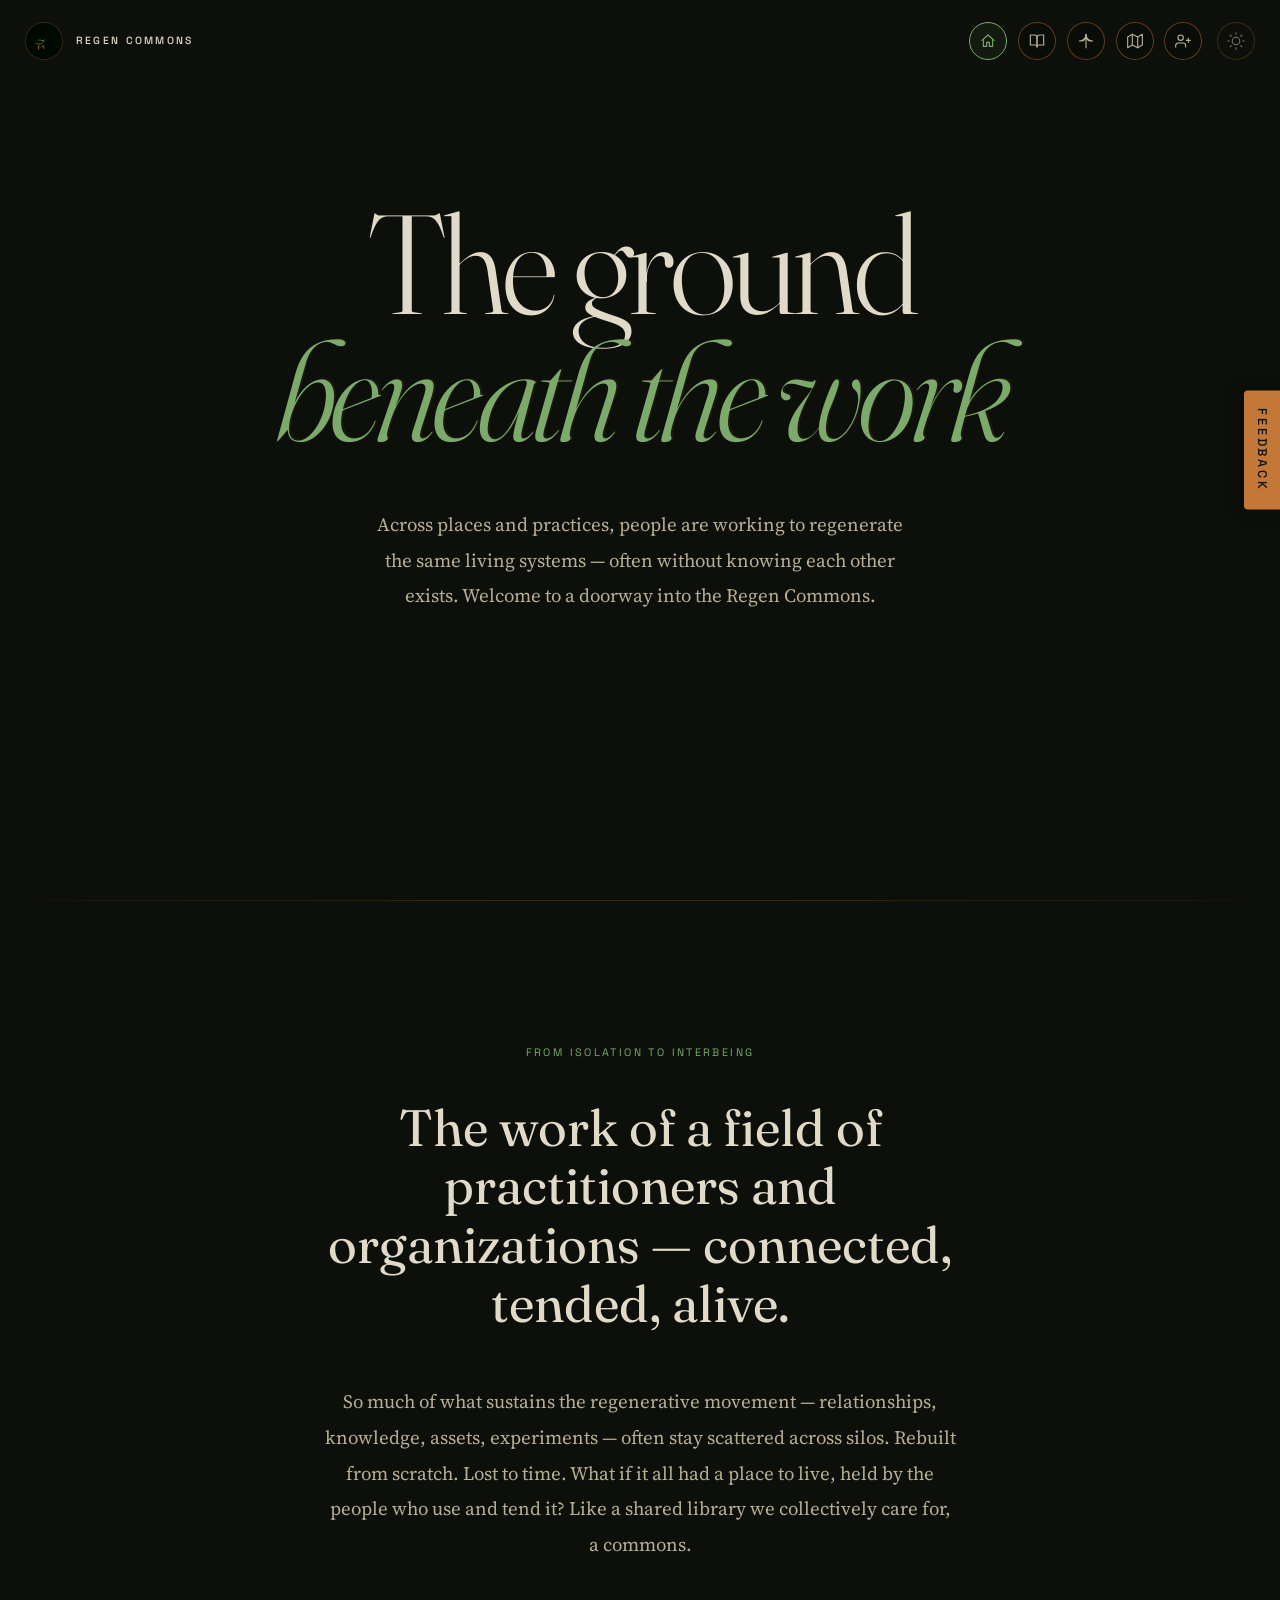
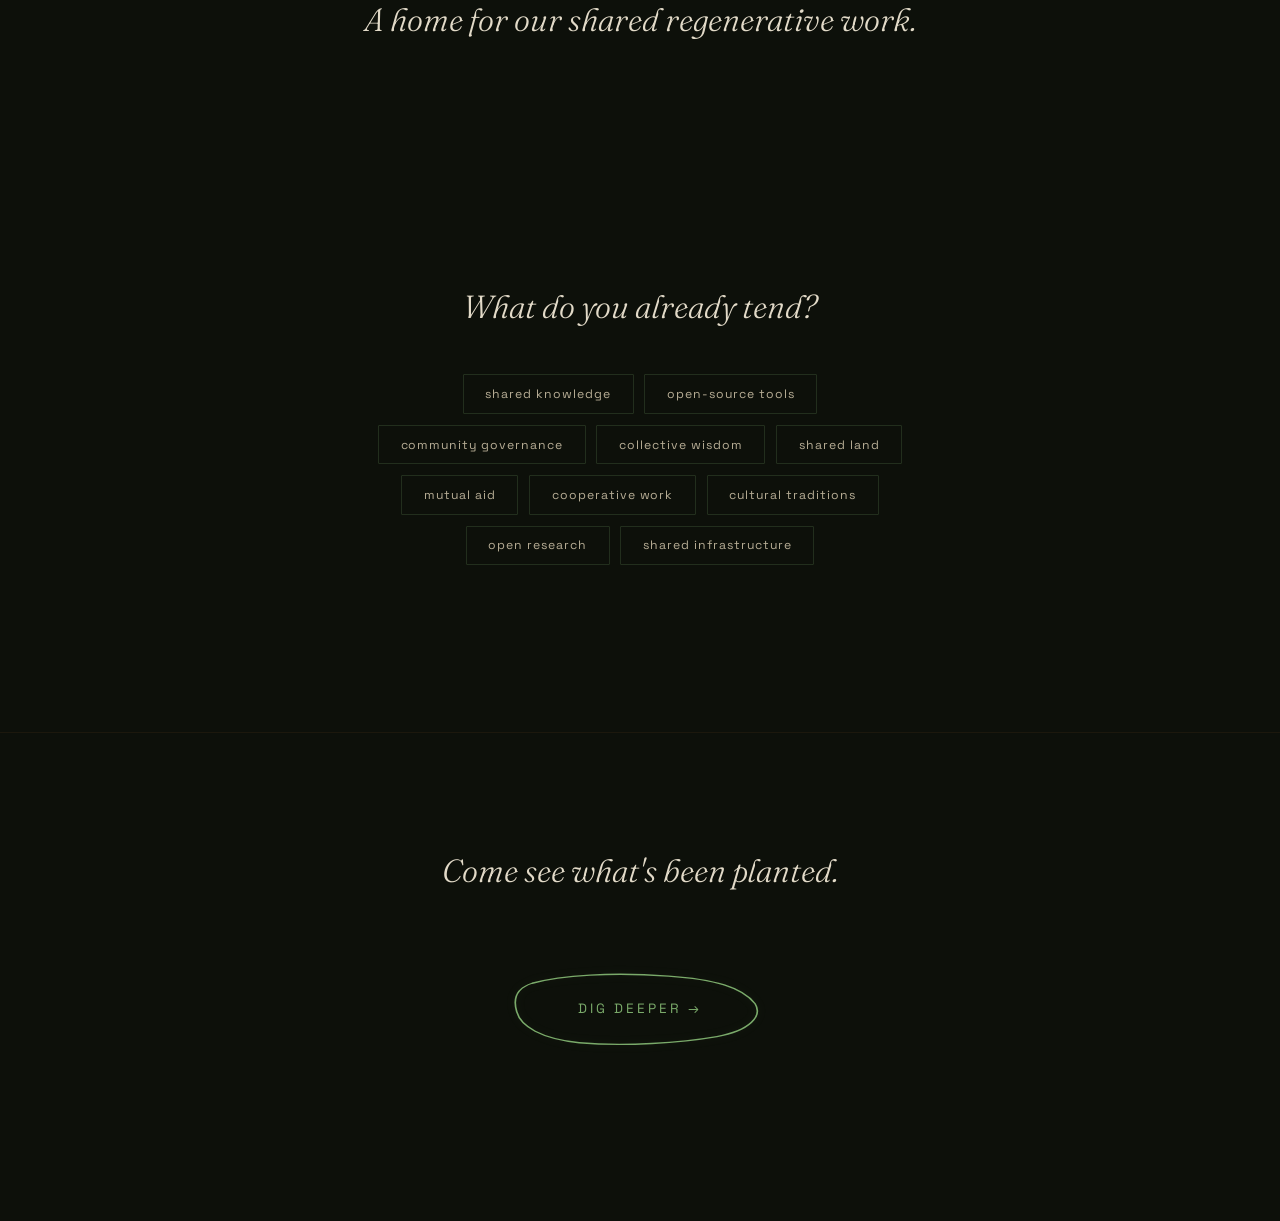
<file: index.html>
<!DOCTYPE html>
<html lang="en">
<head>
  <meta charset="UTF-8" />
  <meta name="viewport" content="width=device-width, initial-scale=1.0" />
  <title>Regen Commons</title>
  <link rel="preconnect" href="https://fonts.googleapis.com" />
  <link rel="preconnect" href="https://fonts.gstatic.com" crossorigin />
  <link href="https://fonts.googleapis.com/css2?family=Fraunces:ital,opsz,wght@0,9..144,300;0,9..144,400;0,9..144,500;0,9..144,700;1,9..144,400&family=Source+Serif+4:ital,wght@0,380;0,400;0,500;0,600;1,400&family=Space+Grotesk:wght@400;500;600&display=swap" rel="stylesheet" />
  <link rel="stylesheet" href="style.css" />
  <script>(function(){var t=localStorage.getItem('rc-theme')||'dark';document.documentElement.setAttribute('data-theme',t)})()</script>
</head>
<body data-page="landing">

  <a href="index.html" class="logo-mark" data-easter-egg>
    <canvas id="logo-canvas" width="76" height="76"></canvas>
    <span class="logo-mark-label">Regen Commons</span>
  </a>

  <button class="theme-toggle" id="theme-toggle" aria-label="Toggle light/dark mode">
    <svg class="icon-sun" viewBox="0 0 24 24"><circle cx="12" cy="12" r="5"/><line x1="12" y1="1" x2="12" y2="3"/><line x1="12" y1="21" x2="12" y2="23"/><line x1="4.22" y1="4.22" x2="5.64" y2="5.64"/><line x1="18.36" y1="18.36" x2="19.78" y2="19.78"/><line x1="1" y1="12" x2="3" y2="12"/><line x1="21" y1="12" x2="23" y2="12"/><line x1="4.22" y1="19.78" x2="5.64" y2="18.36"/><line x1="18.36" y1="5.64" x2="19.78" y2="4.22"/></svg>
    <svg class="icon-moon" viewBox="0 0 24 24"><path d="M21 12.79A9 9 0 1 1 11.21 3 7 7 0 0 0 21 12.79z"/></svg>
  </button>

  <nav class="page-nav" aria-label="Site navigation">
    <a href="index.html" class="page-nav-dot active" data-label="Home"><svg viewBox="0 0 24 24"><path d="M3 11l9-8 9 8"/><path d="M5 10v10h5v-6h4v6h5V10"/></svg></a>
    <a href="learn.html" class="page-nav-dot" data-label="Learn"><svg viewBox="0 0 24 24"><path d="M2 3h6a4 4 0 0 1 4 4v14a3 3 0 0 0-3-3H2z"/><path d="M22 3h-6a4 4 0 0 0-4 4v14a3 3 0 0 1 3-3h7z"/></svg></a>
    <a href="learn.html#plant" class="page-nav-dot" data-label="Plant"><svg viewBox="0 0 24 24"><path d="M12 22V8"/><path d="M5 12H2a10 10 0 0 0 10-10v3a7 7 0 0 1-7 7z"/><path d="M19 12h3a10 10 0 0 1-10-10v3a7 7 0 0 0 7 7z"/></svg></a>
    <a href="map.html" class="page-nav-dot" data-label="Map"><svg viewBox="0 0 24 24"><polygon points="1 6 1 22 8 18 16 22 23 18 23 2 16 6 8 2 1 6"/><line x1="8" y1="2" x2="8" y2="18"/><line x1="16" y1="6" x2="16" y2="22"/></svg></a>
    <a href="join.html" class="page-nav-dot" data-label="Join"><svg viewBox="0 0 24 24"><path d="M16 21v-2a4 4 0 0 0-4-4H5a4 4 0 0 0-4 4v2"/><circle cx="8.5" cy="7" r="4"/><line x1="20" y1="8" x2="20" y2="14"/><line x1="23" y1="11" x2="17" y2="11"/></svg></a>
  </nav>

  <canvas id="mycelium-canvas"></canvas>

  <!-- ═══ SCROLLING CONTENT ═══ -->
  <main>

    <!-- ── HERO ── -->
    <section class="hero">
      <h1 class="hero-title">
        The ground<br/>
        <em>beneath the work</em>
      </h1>
      <p class="hero-body reveal reveal-slow reveal-delay-1">
        Across places and practices, people are working to regenerate the same living systems — often without knowing each other exists. Welcome to a doorway into the Regen Commons.
      </p>
      <a href="#invitation" class="hero-scroll-indicator reveal reveal-delay-2" aria-label="Scroll down">
        <svg class="scroll-chevrons" viewBox="0 0 24 40" width="24" height="40" fill="none" stroke="currentColor" stroke-width="1.5" stroke-linecap="round" stroke-linejoin="round">
          <polyline class="chevron chevron-1" points="4,8 12,16 20,8" />
          <polyline class="chevron chevron-2" points="4,18 12,26 20,18" />
          <polyline class="chevron chevron-3" points="4,28 12,36 20,28" />
        </svg>
      </a>
    </section>

    <div class="strata">
    </div>

    <!-- ── INVITATION ── -->
    <section class="context" id="invitation">
      <span class="section-label mono reveal context-label">From isolation to interbeing</span>
      <h2 class="reveal">The work of a field of practitioners and organizations — connected, tended, alive.</h2>
      <p class="reveal reveal-delay-1">So much of what sustains the regenerative movement — relationships, knowledge, assets, experiments — often stay scattered across silos. Rebuilt from scratch. Lost to time. What if it all had a place to live, held by the people who use and tend it? Like a shared library we collectively care for, a&nbsp;commons.</p>
      <p class="context-tagline reveal reveal-delay-2"><em>A home for our shared regenerative work.</em></p>
    </section>

    <!-- ── BRIDGE — "What do you already tend?" ── -->
    <section class="bridge reveal" id="bridge">
      <p class="bridge-prompt">What do you already tend?</p>
      <div class="bridge-tags" id="bridge-tags">
        <button class="bridge-tag" data-tag="shared-knowledge">shared knowledge</button>
        <button class="bridge-tag" data-tag="open-source">open-source tools</button>
        <button class="bridge-tag" data-tag="governance">community governance</button>
        <button class="bridge-tag" data-tag="decisions">collective wisdom</button>
        <button class="bridge-tag" data-tag="land">shared land</button>
        <button class="bridge-tag" data-tag="mutual-aid">mutual aid</button>
        <button class="bridge-tag" data-tag="cooperative">cooperative work</button>
        <button class="bridge-tag" data-tag="traditions">cultural traditions</button>
        <button class="bridge-tag" data-tag="research">open research</button>
        <button class="bridge-tag" data-tag="infrastructure">shared infrastructure</button>
      </div>
      <p class="bridge-response" id="bridge-response">You already know how to do this.</p>
    </section>

    <!-- ── CTA ── -->
    <section class="cta cta--centered">
      <p class="cta-heading reveal">Come see what's been planted.</p>
      <a href="learn.html" class="btn btn--large reveal reveal-delay-1"><span class="btn-label">Dig deeper</span> &rarr;</a>
    </section>

  </main>

  <script src="logo-canvas.js"></script>
  <script src="canvas.js"></script>
  <script src="script.js"></script>
  <script>
    initCanvas(1);

    // ── Scroll reveals ──
    const revealObserver = new IntersectionObserver(function(entries) {
      entries.forEach(function(e) {
        if (e.isIntersecting) {
          e.target.classList.add('visible');
          revealObserver.unobserve(e.target);
        }
      });
    }, { threshold: 0.12 });

    document.querySelectorAll('.reveal').forEach(function(el) {
      revealObserver.observe(el);
    });

    // ── Bridge tags interaction ──
    var bridgeTags = document.querySelectorAll('.bridge-tag');
    var bridgeResponse = document.getElementById('bridge-response');
    var totalTags = bridgeTags.length;

    bridgeTags.forEach(function(tag) {
      tag.addEventListener('click', function() {
        tag.classList.toggle('selected');
        var selectedCount = document.querySelectorAll('.bridge-tag.selected').length;
        if (selectedCount === totalTags) {
          // Easter egg — all selected
          bridgeResponse.textContent = 'Okay, overachiever. Welcome home.';
          bridgeResponse.classList.add('visible', 'easter-egg');
        } else if (selectedCount > 0) {
          bridgeResponse.textContent = 'You already know how to do this.';
          bridgeResponse.classList.add('visible');
          bridgeResponse.classList.remove('easter-egg');
        } else {
          bridgeResponse.classList.remove('visible', 'easter-egg');
        }
      });
    });
  </script>
</body>
</html>
</file>
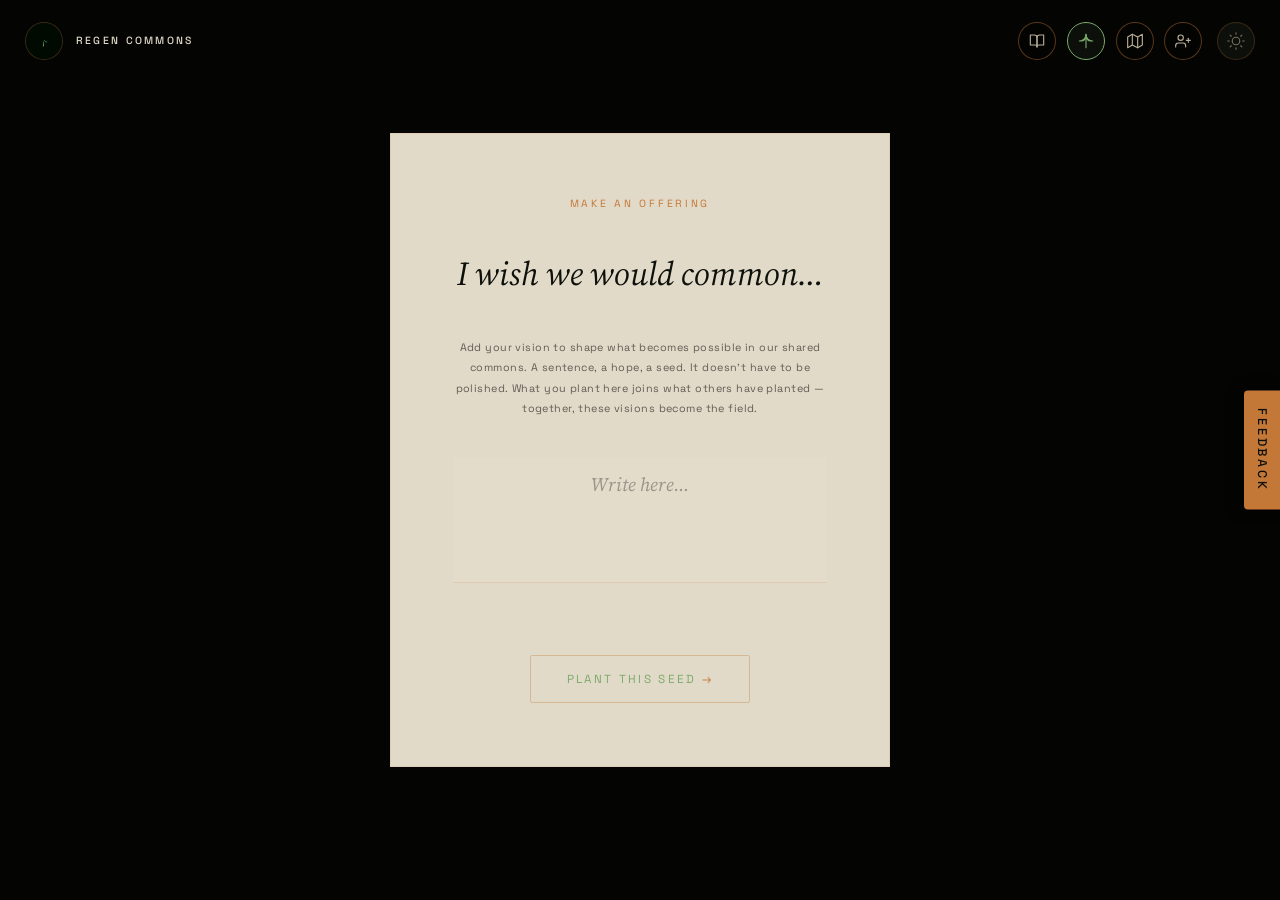
<file: declaration.html>
<!DOCTYPE html>
<html lang="en">
<head>
  <meta charset="UTF-8" />
  <meta name="viewport" content="width=device-width, initial-scale=1.0" />
  <title>Regen Commons — Offer Your Vision</title>
  <link rel="preconnect" href="https://fonts.googleapis.com" />
  <link rel="preconnect" href="https://fonts.gstatic.com" crossorigin />
  <link href="https://fonts.googleapis.com/css2?family=Fraunces:ital,opsz,wght@0,9..144,300;0,9..144,400;0,9..144,500;0,9..144,700;1,9..144,400&family=Source+Serif+4:ital,wght@0,380;0,400;0,500;0,600;1,400&family=Space+Grotesk:wght@400;500;600&display=swap" rel="stylesheet" />
  <link rel="stylesheet" href="style.css" />
  <script>(function(){var t=localStorage.getItem('rc-theme')||'dark';document.documentElement.setAttribute('data-theme',t)})()</script>
  <style>
    /* Hide form immediately when arriving from learn page (#planted) so
       there's no flash of the form before the threshold sequence plays. */
    html.planted #declaration-form-ui { opacity: 0 !important; }
  </style>
  <script>
    (function () {
      if (window.location.hash === '#planted') {
        document.documentElement.classList.add('planted');
      }
    })();
  </script>
</head>
<body data-page="declaration">

  <a href="index.html" class="logo-mark" data-easter-egg>
    <canvas id="logo-canvas" width="76" height="76"></canvas>
    <span class="logo-mark-label">Regen Commons</span>
  </a>

  <button class="theme-toggle" id="theme-toggle" aria-label="Toggle light/dark mode">
    <svg class="icon-sun" viewBox="0 0 24 24"><circle cx="12" cy="12" r="5"/><line x1="12" y1="1" x2="12" y2="3"/><line x1="12" y1="21" x2="12" y2="23"/><line x1="4.22" y1="4.22" x2="5.64" y2="5.64"/><line x1="18.36" y1="18.36" x2="19.78" y2="19.78"/><line x1="1" y1="12" x2="3" y2="12"/><line x1="21" y1="12" x2="23" y2="12"/><line x1="4.22" y1="19.78" x2="5.64" y2="18.36"/><line x1="18.36" y1="5.64" x2="19.78" y2="4.22"/></svg>
    <svg class="icon-moon" viewBox="0 0 24 24"><path d="M21 12.79A9 9 0 1 1 11.21 3 7 7 0 0 0 21 12.79z"/></svg>
  </button>

  <nav class="page-nav" aria-label="Site navigation">
    <a href="learn.html" class="page-nav-dot" data-label="Learn"><svg viewBox="0 0 24 24"><path d="M2 3h6a4 4 0 0 1 4 4v14a3 3 0 0 0-3-3H2z"/><path d="M22 3h-6a4 4 0 0 0-4 4v14a3 3 0 0 1 3-3h7z"/></svg></a>
    <a href="learn.html#plant" class="page-nav-dot active" data-label="Plant"><svg viewBox="0 0 24 24"><path d="M12 22V8"/><path d="M5 12H2a10 10 0 0 0 10-10v3a7 7 0 0 1-7 7z"/><path d="M19 12h3a10 10 0 0 1-10-10v3a7 7 0 0 0 7 7z"/></svg></a>
    <a href="map.html" class="page-nav-dot" data-label="Map"><svg viewBox="0 0 24 24"><polygon points="1 6 1 22 8 18 16 22 23 18 23 2 16 6 8 2 1 6"/><line x1="8" y1="2" x2="8" y2="18"/><line x1="16" y1="6" x2="16" y2="22"/></svg></a>
    <a href="join.html" class="page-nav-dot" data-label="Join"><svg viewBox="0 0 24 24"><path d="M16 21v-2a4 4 0 0 0-4-4H5a4 4 0 0 0-4 4v2"/><circle cx="8.5" cy="7" r="4"/><line x1="20" y1="8" x2="20" y2="14"/><line x1="23" y1="11" x2="17" y2="11"/></svg></a>
  </nav>

  <!-- Mycelium background (z-index: 0 from CSS) -->
  <canvas id="mycelium-canvas"></canvas>
  <!-- Seed field canvas sits above mycelium -->
  <canvas id="bubble-canvas"></canvas>

  <!-- STATE 1: The form, shown until submission -->
  <div class="declaration-ui" id="declaration-form-ui">
    <div class="declaration-inner declaration-card declaration-card--pulse">
      <span class="declaration-eyebrow">Make an offering</span>
      <p class="declaration-prompt">I wish we would common&hellip;</p>
      <p class="declaration-sub">
        Add your vision to shape what becomes possible in our shared commons.
        A sentence, a hope, a seed. It doesn't have to be polished.
        What you plant here joins what others have planted — together, these visions become the field.
      </p>
      <textarea
        id="vision-input"
        class="declaration-textarea"
        rows="3"
        placeholder="Write here…"
        aria-label="Your vision for the commons"
      ></textarea>
      <button class="btn" id="offer-btn"><span class="btn-label">Plant this seed</span> &rarr;</button>
    </div>
  </div>

  <!-- STATE 2: The threshold moment — user's vision appears alone first -->
  <div class="threshold-moment" id="threshold-moment" style="display:none;">
    <div class="threshold-inner">
      <p class="threshold-vision" id="threshold-vision-text"></p>
    </div>
  </div>

  <!-- STATE 3: Seed field UI overlay (shown after threshold pause) -->
  <div class="bubble-ui" id="bubble-ui">
    <div class="bubble-counter" id="bubble-counter"></div>
    <div class="bubble-cta">
      <span class="bubble-cta-label">Your seed has been planted.</span>
      <button class="btn btn-primary" id="enter-commons-btn"><span class="btn-label">Make it Real</span> &rarr;</button>
    </div>
  </div>

  <script src="logo-canvas.js"></script>
  <script src="canvas.js"></script>
  <script src="script.js"></script>
  <script>initCanvas(3);</script>
</body>
</html>
</file>
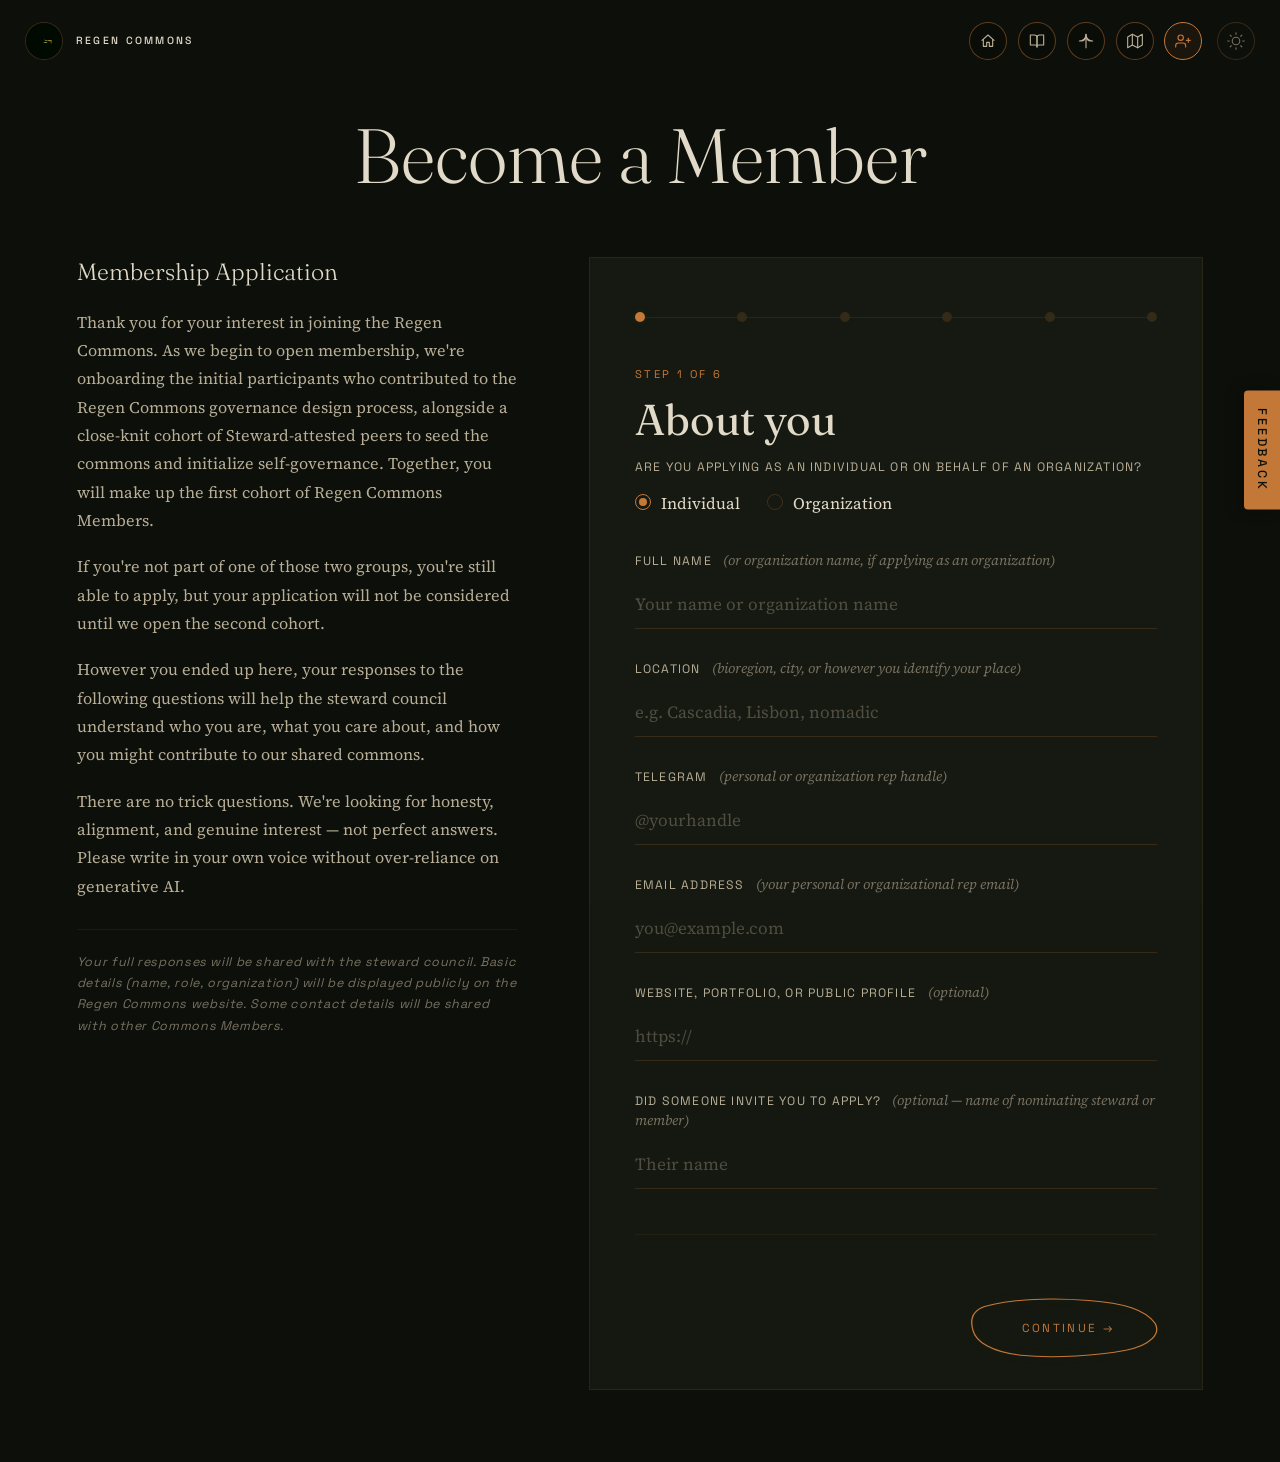
<file: join.html>
<!DOCTYPE html>
<html lang="en">
<head>
  <meta charset="UTF-8" />
  <meta name="viewport" content="width=device-width, initial-scale=1.0" />
  <title>Regen Commons — Membership Application</title>
  <link rel="preconnect" href="https://fonts.googleapis.com" />
  <link rel="preconnect" href="https://fonts.gstatic.com" crossorigin />
  <link href="https://fonts.googleapis.com/css2?family=Fraunces:ital,opsz,wght@0,9..144,300;0,9..144,400;0,9..144,500;0,9..144,700;1,9..144,400&family=Source+Serif+4:ital,wght@0,380;0,400;0,500;0,600;1,400&family=Space+Grotesk:wght@400;500;600&display=swap" rel="stylesheet" />
  <link rel="stylesheet" href="style.css" />
  <script>(function(){var t=localStorage.getItem('rc-theme')||'dark';document.documentElement.setAttribute('data-theme',t)})()</script>
  <style>
    .join-page-title {
      text-align: center;
      font-family: 'Fraunces', Georgia, serif;
      font-size: clamp(2.5rem, 6vw, 4.5rem);
      font-weight: 300;
      color: var(--ink);
      padding: 6rem var(--pad) 0;
      margin: 0 auto 1rem;
      max-width: 1320px;
      position: relative;
      z-index: 2;
    }
    .join-layout {
      display: grid;
      grid-template-columns: 440px 1fr;
      gap: 4rem;
      max-width: 1320px;
      margin: 0 auto;
      padding: 2rem var(--pad) 4rem;
      position: relative;
      z-index: 2;
    }
    .join-sidebar {
      position: sticky;
      top: 6rem;
      align-self: start;
    }
    .join-sidebar h2 {
      font-family: 'Fraunces', Georgia, serif;
      font-size: 1.3rem;
      font-weight: 300;
      color: var(--ink);
      margin: 0 0 1.2rem;
    }
    .join-intro-copy p {
      font-family: 'Source Serif 4', Georgia, serif;
      font-size: 0.9rem;
      color: var(--ink-mid);
      line-height: 1.75;
      margin: 0 0 1rem;
    }
    .join-intro-copy p.join-intro-meta {
      font-family: 'Space Grotesk', sans-serif;
      font-size: 0.7rem;
      letter-spacing: 0.05em;
      color: var(--ink-dim);
      line-height: 1.7;
      font-style: italic;
      margin-top: 1.6rem;
      padding-top: 1.2rem;
      border-top: 1px solid rgba(var(--copper-rgb), 0.10);
    }
    .join-form-card {
      background: var(--parchment);
      border: 1px solid rgba(var(--copper-rgb), 0.12);
      padding: 2rem 2.5rem;
    }
    @media (max-width: 768px) {
      .join-layout {
        grid-template-columns: 1fr;
        padding-top: 4rem;
      }
      .join-sidebar { position: static; }
    }
  </style>
</head>
<body data-page="join">

  <a href="index.html" class="logo-mark" data-easter-egg>
    <canvas id="logo-canvas" width="76" height="76"></canvas>
    <span class="logo-mark-label">Regen Commons</span>
  </a>

  <button class="theme-toggle" id="theme-toggle" aria-label="Toggle light/dark mode">
    <svg class="icon-sun" viewBox="0 0 24 24"><circle cx="12" cy="12" r="5"/><line x1="12" y1="1" x2="12" y2="3"/><line x1="12" y1="21" x2="12" y2="23"/><line x1="4.22" y1="4.22" x2="5.64" y2="5.64"/><line x1="18.36" y1="18.36" x2="19.78" y2="19.78"/><line x1="1" y1="12" x2="3" y2="12"/><line x1="21" y1="12" x2="23" y2="12"/><line x1="4.22" y1="19.78" x2="5.64" y2="18.36"/><line x1="18.36" y1="5.64" x2="19.78" y2="4.22"/></svg>
    <svg class="icon-moon" viewBox="0 0 24 24"><path d="M21 12.79A9 9 0 1 1 11.21 3 7 7 0 0 0 21 12.79z"/></svg>
  </button>

  <nav class="page-nav" aria-label="Site navigation">
    <a href="index.html" class="page-nav-dot" data-label="Home"><svg viewBox="0 0 24 24"><path d="M3 11l9-8 9 8"/><path d="M5 10v10h5v-6h4v6h5V10"/></svg></a>
    <a href="learn.html" class="page-nav-dot" data-label="Learn"><svg viewBox="0 0 24 24"><path d="M2 3h6a4 4 0 0 1 4 4v14a3 3 0 0 0-3-3H2z"/><path d="M22 3h-6a4 4 0 0 0-4 4v14a3 3 0 0 1 3-3h7z"/></svg></a>
    <a href="learn.html#plant" class="page-nav-dot" data-label="Plant"><svg viewBox="0 0 24 24"><path d="M12 22V8"/><path d="M5 12H2a10 10 0 0 0 10-10v3a7 7 0 0 1-7 7z"/><path d="M19 12h3a10 10 0 0 1-10-10v3a7 7 0 0 0 7 7z"/></svg></a>
    <a href="map.html" class="page-nav-dot" data-label="Map"><svg viewBox="0 0 24 24"><polygon points="1 6 1 22 8 18 16 22 23 18 23 2 16 6 8 2 1 6"/><line x1="8" y1="2" x2="8" y2="18"/><line x1="16" y1="6" x2="16" y2="22"/></svg></a>
    <a href="join.html" class="page-nav-dot active" data-label="Join"><svg viewBox="0 0 24 24"><path d="M16 21v-2a4 4 0 0 0-4-4H5a4 4 0 0 0-4 4v2"/><circle cx="8.5" cy="7" r="4"/><line x1="20" y1="8" x2="20" y2="14"/><line x1="23" y1="11" x2="17" y2="11"/></svg></a>
  </nav>

  <canvas id="mycelium-canvas"></canvas>

  <h1 class="join-page-title">Become a Member</h1>

  <div class="join-layout">
    <aside class="join-sidebar">
      <h2>Membership Application</h2>
      <div class="join-intro-copy">
        <p>Thank you for your interest in joining the Regen Commons. As we begin to open membership, we're onboarding the initial participants who contributed to the Regen Commons governance design process, alongside a close-knit cohort of Steward-attested peers to seed the commons and initialize self-governance. Together, you will make up the first cohort of Regen Commons Members.</p>
        <p>If you're not part of one of those two groups, you're still able to apply, but your application will not be considered until we open the second cohort.</p>
        <p>However you ended up here, your responses to the following questions will help the steward council understand who you are, what you care about, and how you might contribute to our shared commons.</p>
        <p>There are no trick questions. We're looking for honesty, alignment, and genuine interest &mdash; not perfect answers. Please write in your own voice without over-reliance on generative AI.</p>
        <p class="join-intro-meta">Your full responses will be shared with the steward council. Basic details (name, role, organization) will be displayed publicly on the Regen Commons website. Some contact details will be shared with other Commons Members.</p>
      </div>
    </aside>

    <div class="join-form-card">

    <!-- ── Progress ── -->
    <div class="join-progress">
      <div class="join-step-dot active" data-step="1"></div>
      <div class="join-step-line"></div>
      <div class="join-step-dot" data-step="2"></div>
      <div class="join-step-line"></div>
      <div class="join-step-dot" data-step="3"></div>
      <div class="join-step-line"></div>
      <div class="join-step-dot" data-step="4"></div>
      <div class="join-step-line"></div>
      <div class="join-step-dot" data-step="5"></div>
      <div class="join-step-line"></div>
      <div class="join-step-dot" data-step="6"></div>
    </div>

    <form class="join-form" id="join-form" novalidate>

      <!-- ══════════ STEP 1: ABOUT YOU ══════════ -->
      <div class="join-step active" data-step="1">
        <span class="join-eyebrow">Step 1 of 6</span>
        <h1 class="join-heading">About you</h1>

        <div class="join-field">
          <label class="join-label">Are you applying as an individual or on behalf of an organization?</label>
          <div class="join-radio-group">
            <label class="join-radio">
              <input type="radio" name="applicant-type" value="individual" checked />
              <span>Individual</span>
            </label>
            <label class="join-radio">
              <input type="radio" name="applicant-type" value="organization" />
              <span>Organization</span>
            </label>
          </div>
        </div>

        <div class="join-field">
          <label class="join-label" for="full-name">Full name <span class="join-label-hint">(or organization name, if applying as an organization)</span></label>
          <input type="text" id="full-name" name="full-name" class="join-input" placeholder="Your name or organization name" required />
        </div>

        <div class="join-field">
          <label class="join-label" for="location">Location <span class="join-label-hint">(bioregion, city, or however you identify your place)</span></label>
          <input type="text" id="location" name="location" class="join-input" placeholder="e.g. Cascadia, Lisbon, nomadic" required />
        </div>

        <div class="join-field">
          <label class="join-label" for="telegram">Telegram <span class="join-label-hint">(personal or organization rep handle)</span></label>
          <input type="text" id="telegram" name="telegram" class="join-input" placeholder="@yourhandle" required />
        </div>

        <div class="join-field">
          <label class="join-label" for="email">Email address <span class="join-label-hint">(your personal or organizational rep email)</span></label>
          <input type="email" id="email" name="email" class="join-input" placeholder="you@example.com" required />
        </div>

        <div class="join-field">
          <label class="join-label" for="website">Website, portfolio, or public profile <span class="join-label-hint">(optional)</span></label>
          <input type="url" id="website" name="website" class="join-input" placeholder="https://" />
        </div>

        <div class="join-field">
          <label class="join-label" for="nominator">Did someone invite you to apply? <span class="join-label-hint">(optional &mdash; name of nominating steward or member)</span></label>
          <input type="text" id="nominator" name="nominator" class="join-input" placeholder="Their name" />
        </div>

        <div class="join-org-fields" style="display:none;">
          <div class="join-field">
            <label class="join-label" for="org-rep">Designated representative name &amp; role <span class="join-label-hint">(optional &mdash; the person who will participate on behalf of the organization)</span></label>
            <input type="text" id="org-rep" name="org-rep" class="join-input" placeholder="e.g. Jane Doe, Director of Programs" />
          </div>

          <div class="join-field">
            <label class="join-label" for="org-description">Brief description of the organization <span class="join-label-hint">(optional &mdash; mission, size, and primary activities; 2&ndash;3 sentences)</span></label>
            <textarea id="org-description" name="org-description" class="join-textarea" rows="3" placeholder="What does the organization do, and at what scale?"></textarea>
          </div>
        </div>

        <div class="join-nav">
          <span></span>
          <button type="button" class="btn join-next" data-to="2"><span class="btn-label">Continue</span> &rarr;</button>
        </div>
      </div>

      <!-- ══════════ STEP 2: RELATIONSHIP WITH REGENERATION ══════════ -->
      <div class="join-step" data-step="2">
        <span class="join-eyebrow">Step 2 of 6</span>
        <h1 class="join-heading">Your relationship with regeneration</h1>
        <p class="join-intro">We assess this broadly &mdash; through any domain, in any language.</p>

        <div class="join-field">
          <label class="join-label" for="regen-relationship">How would you describe your or your organization's relationship to regenerative work or thinking?</label>
          <p class="join-hint">This could be through your profession, practice, community involvement, or personal worldview. For organizations: describe how regenerative principles show up in your mission and activities. (Suggested: 3&ndash;5 sentences.)</p>
          <textarea id="regen-relationship" name="regen-relationship" class="join-textarea" rows="6" required></textarea>
        </div>

        <div class="join-nav">
          <button type="button" class="join-back" data-to="1">&larr; Back</button>
          <button type="button" class="btn join-next" data-to="3"><span class="btn-label">Continue</span> &rarr;</button>
        </div>
      </div>

      <!-- ══════════ STEP 3: ALIGNMENT AND VALUES ══════════ -->
      <div class="join-step" data-step="3">
        <span class="join-eyebrow">Step 3 of 6</span>
        <h1 class="join-heading">Alignment and values</h1>
        <p class="join-intro">How your or your organization's values and collaborative approach align with the Commons.</p>

        <div class="join-field">
          <label class="join-label" for="values-resonance">Which core values resonate most strongly with your own practice, and how do they show up in your work or life?</label>
          <p class="join-hint">The Regen Commons is guided by seven core values: <em>care, stewardship, transparency, reciprocity, plurality, collaboration, and integrity</em>. (Suggested: 3&ndash;5 sentences.)</p>
          <textarea id="values-resonance" name="values-resonance" class="join-textarea" rows="6" required></textarea>
        </div>

        <div class="join-field">
          <label class="join-label" for="meaningful-participation">What would meaningful participation look like for you?</label>
          <p class="join-hint">The Regen Commons is designed to help individuals and organizations pool resources, steward shared identity, and coordinate regenerative action together. What would become possible in your work if you had that kind of shared infrastructure to draw on? (Suggested: 2&ndash;4 sentences.)</p>
          <textarea id="meaningful-participation" name="meaningful-participation" class="join-textarea" rows="5" required></textarea>
        </div>

        <div class="join-nav">
          <button type="button" class="join-back" data-to="2">&larr; Back</button>
          <button type="button" class="btn join-next" data-to="4"><span class="btn-label">Continue</span> &rarr;</button>
        </div>
      </div>

      <!-- ══════════ STEP 4: WHAT WE CONTRIBUTE ══════════ -->
      <div class="join-step" data-step="4">
        <span class="join-eyebrow">Step 4 of 6</span>
        <h1 class="join-heading">What we contribute</h1>
        <p class="join-intro">Think broadly &mdash; contributions can include <strong>Intellectual, Social, Cultural, Experiential, Material, Living, Financial, and Spiritual</strong> capital.</p>

        <div class="join-field">
          <label class="join-label" for="capital-contribution">Which of the eight forms of capital could you or your organization contribute to the Regen Commons? What specific form might that take?</label>
          <p class="join-hint">See the <a href="https://www.notion.so/Member-Contribution-Onboarding-Form-v0-1-35206d2570f280b784c8dec4257f2420" class="join-link" target="_blank" rel="noopener">Member Contribution Onboarding Form v0.1</a> for contribution details. (Suggested: 3&ndash;5 sentences.)</p>
          <textarea id="capital-contribution" name="capital-contribution" class="join-textarea" rows="6" required></textarea>
        </div>

        <div class="join-field">
          <label class="join-label">Is there a specific area of the Commons' work where you'd be most excited to contribute?</label>
          <p class="join-hint">Select as many as apply.</p>
          <div class="join-checkbox-grid">
            <label class="join-check"><input type="checkbox" name="contribution-area" value="governance-design" /><span>Governance design</span></label>
            <label class="join-check"><input type="checkbox" name="contribution-area" value="community-facilitation" /><span>Community facilitation</span></label>
            <label class="join-check"><input type="checkbox" name="contribution-area" value="knowledge-sharing" /><span>Knowledge sharing</span></label>
            <label class="join-check"><input type="checkbox" name="contribution-area" value="project-development" /><span>Project development</span></label>
            <label class="join-check"><input type="checkbox" name="contribution-area" value="cultural-stewardship" /><span>Cultural stewardship</span></label>
            <label class="join-check"><input type="checkbox" name="contribution-area" value="communications" /><span>Communications</span></label>
            <label class="join-check join-check--full"><input type="checkbox" name="contribution-area" value="other" id="contrib-other" /><span>Something else entirely</span></label>
          </div>
          <div class="join-field join-other-field" style="display:none; margin-top: 0.8rem;">
            <input type="text" id="contribution-area-other" name="contribution-area-other" class="join-input" placeholder="Tell us more..." />
          </div>
        </div>

        <div class="join-nav">
          <button type="button" class="join-back" data-to="3">&larr; Back</button>
          <button type="button" class="btn join-next" data-to="5"><span class="btn-label">Continue</span> &rarr;</button>
        </div>
      </div>

      <!-- ══════════ STEP 5: PARTICIPATION & AVAILABILITY ══════════ -->
      <div class="join-step" data-step="5">
        <span class="join-eyebrow">Step 5 of 6</span>
        <h1 class="join-heading">Participation and availability</h1>
        <p class="join-intro">We want to understand whether the timing and format of membership work for you right now.</p>

        <div class="join-field">
          <label class="join-label">Membership includes participation in 3 cohort onboarding events and ongoing engagement through monthly community calls or asynchronous channels. Are you (or a representative from your organization) able to commit to this level of participation for the coming quarter?</label>
          <div class="join-radio-stack">
            <label class="join-radio"><input type="radio" name="commitment" value="yes" required /><span>Yes</span></label>
            <label class="join-radio"><input type="radio" name="commitment" value="yes-with-constraints" /><span>Yes, with some constraints</span></label>
            <label class="join-radio"><input type="radio" name="commitment" value="unsure" /><span>I'm unsure &mdash; please explain below</span></label>
          </div>
        </div>

        <div class="join-field">
          <label class="join-label" for="constraints">Are there any constraints on your availability or participation we should know about? <span class="join-label-hint">(optional &mdash; time zone, bandwidth, accessibility needs, etc.)</span></label>
          <textarea id="constraints" name="constraints" class="join-textarea" rows="3"></textarea>
        </div>

        <div class="join-org-fields" style="display:none;">
          <div class="join-field">
            <label class="join-label">Are you a designated representative authorized to participate in governance processes (e.g. consent decisions, community deliberation) on behalf of the organization? <span class="join-label-hint">(optional)</span></label>
            <div class="join-radio-stack">
              <label class="join-radio"><input type="radio" name="authorized" value="yes" /><span>Yes</span></label>
              <label class="join-radio"><input type="radio" name="authorized" value="yes-with-limits" /><span>Yes, with some limitations &mdash; please describe below</span></label>
            </div>
          </div>

          <div class="join-field">
            <label class="join-label" for="other-colleagues">Other colleagues from your organization who might attend on its behalf? <span class="join-label-hint">(optional &mdash; names and emails)</span></label>
            <textarea id="other-colleagues" name="other-colleagues" class="join-textarea" rows="3" placeholder="Name &mdash; email"></textarea>
          </div>
        </div>

        <div class="join-nav">
          <button type="button" class="join-back" data-to="4">&larr; Back</button>
          <button type="button" class="btn join-next" data-to="6"><span class="btn-label">Continue</span> &rarr;</button>
        </div>
      </div>

      <!-- ══════════ STEP 6: CONSENT & AGREEMENT ══════════ -->
      <div class="join-step" data-step="6">
        <span class="join-eyebrow">Step 6 of 6</span>
        <h1 class="join-heading">Consent and agreement</h1>
        <p class="join-intro">The principles and protocols that hold the commons together.</p>

        <div class="join-field">
          <label class="join-label">I have reviewed the Regen Commons <a href="#" class="join-link" target="_blank" rel="noopener">Membership Agreement</a> and understand the commitments it entails.</label>
          <div class="join-radio-stack">
            <label class="join-radio"><input type="radio" name="agreement-reviewed" value="yes" required /><span>Yes</span></label>
            <label class="join-radio"><input type="radio" name="agreement-reviewed" value="questions" /><span>I have questions &mdash; please describe below</span></label>
          </div>
        </div>

        <div class="join-field">
          <label class="join-label">I understand that membership involves consenting to the Commons' <a href="#" class="join-link" target="_blank" rel="noopener">governance protocols</a>, including collective decision-making, conflict transformation processes, and the possibility of membership review.</label>
          <div class="join-radio-stack">
            <label class="join-radio"><input type="radio" name="governance-consent" value="yes" required /><span>Yes</span></label>
            <label class="join-radio"><input type="radio" name="governance-consent" value="questions" /><span>I have questions &mdash; please describe below</span></label>
          </div>
        </div>

        <div class="join-field">
          <label class="join-label" for="closing-notes">Is there anything else you'd like the steward council to know about you or your interest in joining? <span class="join-label-hint">(optional)</span></label>
          <textarea id="closing-notes" name="closing-notes" class="join-textarea" rows="4"></textarea>
        </div>

        <div class="join-nav">
          <button type="button" class="join-back" data-to="5">&larr; Back</button>
          <button type="submit" class="btn join-submit" id="join-submit"><span class="btn-label">Submit application</span> &rarr;</button>
        </div>
      </div>

    </form>

    <!-- ══════════ CONFIRMATION ══════════ -->
    <div class="join-step join-confirmation" data-step="done" id="join-confirmation">
      <div class="join-confirmation-inner">
        <span class="join-eyebrow">What happens next</span>
        <h1 class="join-heading">Thank you for submitting.</h1>
        <p class="join-intro">The council will review your responses, and your candidacy will enter a review period during which existing members may offer input. You'll hear back from your nominating steward within the cohort's review cycle.</p>
        <p class="join-confirmation-quote">If you have questions at any point, reach out to the person who invited you &mdash; they're your primary point of contact through this process.</p>
        <a href="map.html" class="btn join-enter"><span class="btn-label">Return to the map</span> &rarr;</a>
      </div>
    </div>

    </div><!-- /.join-form-card -->
  </div><!-- /.join-layout -->

  <script src="logo-canvas.js"></script>
  <script src="canvas.js"></script>
  <script src="script.js"></script>
  <script>initCanvas(2);</script>
</body>
</html>
</file>
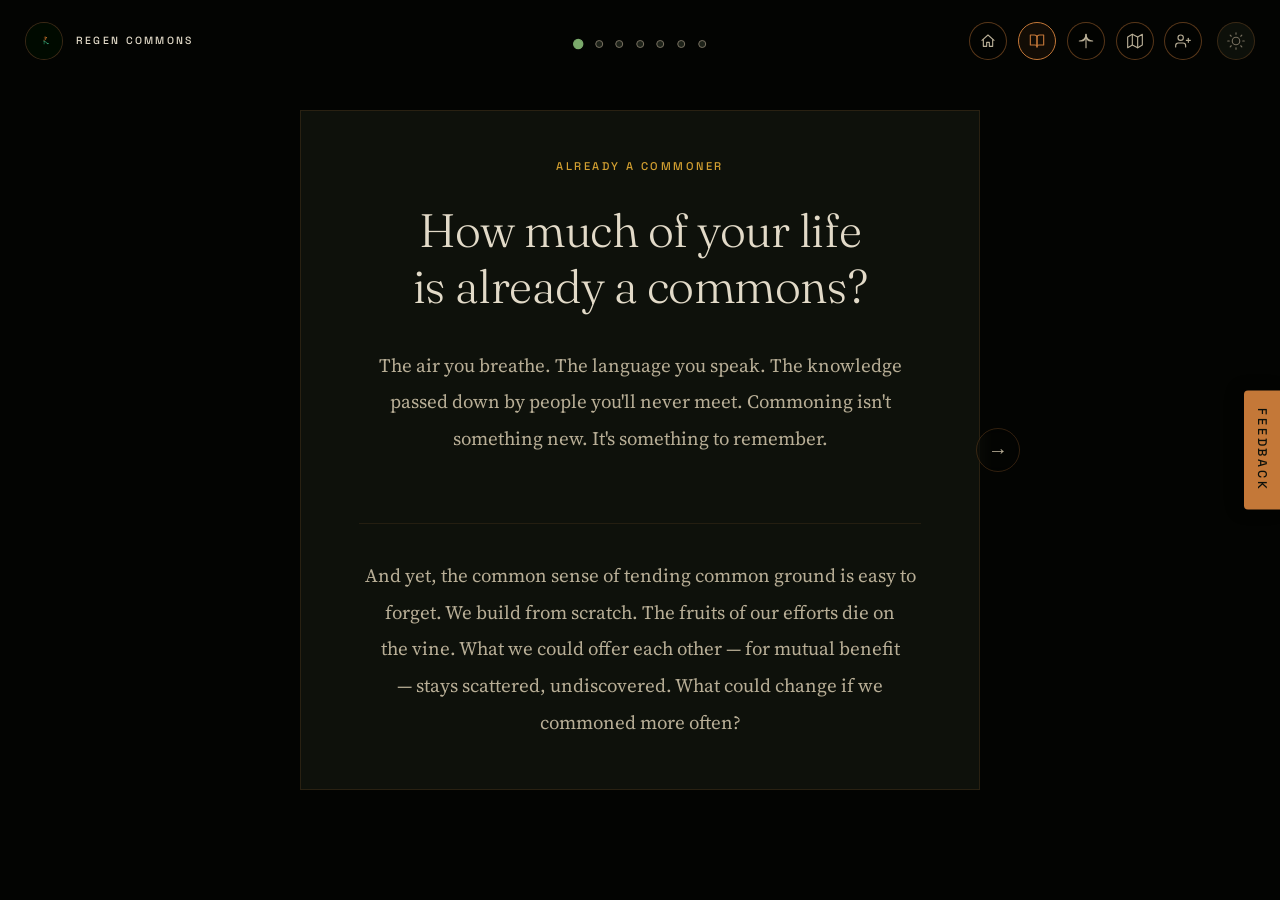
<file: learn.html>
<!DOCTYPE html>
<html lang="en">
<head>
  <meta charset="UTF-8" />
  <meta name="viewport" content="width=device-width, initial-scale=1.0" />
  <title>Regen Commons — Learning</title>
  <link rel="preconnect" href="https://fonts.googleapis.com" />
  <link rel="preconnect" href="https://fonts.gstatic.com" crossorigin />
  <link href="https://fonts.googleapis.com/css2?family=Fraunces:ital,opsz,wght@0,9..144,300;0,9..144,400;0,9..144,500;0,9..144,700;1,9..144,400&family=Source+Serif+4:ital,wght@0,380;0,400;0,500;0,600;1,400&family=Space+Grotesk:wght@400;500;600&display=swap" rel="stylesheet" />
  <link rel="stylesheet" href="style.css" />
  <script>(function(){var t=localStorage.getItem('rc-theme')||'dark';document.documentElement.setAttribute('data-theme',t)})()</script>

  <style>
    /* ── HORIZONTAL SCROLL LEARN PAGE ────────────────────────────────────── */

    body[data-page="learn"] {
      overflow: hidden;
    }

    .learn-scroll {
      position: relative;
      z-index: 2;
      display: flex;
      width: 600vw; /* 6 panels */
      height: 100vh;
      overflow: visible;
    }

    .learn-viewport {
      position: fixed;
      inset: 0;
      overflow-x: auto;
      overflow-y: hidden;
      scroll-snap-type: x mandatory;
      scrollbar-width: none;
      -ms-overflow-style: none;
    }
    .learn-viewport::-webkit-scrollbar { display: none; }

    .panel {
      flex: 0 0 100vw;
      width: 100vw;
      min-height: 100vh;
      scroll-snap-align: start;
      display: flex;
      align-items: center;
      justify-content: center;
      padding: clamp(2rem, 6vw, 5rem);
      position: relative;
    }

    .panel-inner {
      max-width: 680px;
      width: 100%;
      min-height: 680px;
      height: 680px;
      text-align: center;
      background: var(--paper);
      border: 1px solid rgba(var(--copper-rgb), 0.15);
      padding: clamp(2.5rem, 4.5vw, 4rem);
      position: relative;
      display: flex;
      flex-direction: column;
      justify-content: center;
      overflow: hidden;
    }

    /* ── PROGRESS DOTS ───────────────────────────────────────────────────── */

    .learn-progress {
      position: fixed;
      top: 2.2rem;
      left: 50%;
      transform: translateX(-50%);
      z-index: 100;
      display: flex;
      gap: 0.7rem;
      align-items: center;
    }

    .learn-dot {
      width: 8px;
      height: 8px;
      border-radius: 50%;
      background: var(--vellum);
      border: 1px solid var(--ink-dim);
      transition: background 0.4s, border-color 0.4s, transform 0.4s;
      cursor: pointer;
    }
    .learn-dot.active {
      background: var(--forest);
      border-color: var(--forest);
      transform: scale(1.3);
    }

    /* ── ARROW NAVIGATION ────────────────────────────────────────────────── */

    .nav-arrow {
      position: fixed;
      top: 50%;
      transform: translateY(-50%);
      z-index: 100;
      background: none;
      border: 1.5px solid rgba(var(--copper-rgb), 0.25);
      color: var(--ink-mid);
      width: 44px;
      height: 44px;
      border-radius: 50%;
      display: flex;
      align-items: center;
      justify-content: center;
      cursor: pointer;
      transition: border-color 0.3s, color 0.3s, opacity 0.3s;
      font-size: 1.1rem;
      backdrop-filter: blur(6px);
      -webkit-backdrop-filter: blur(6px);
    }
    .nav-arrow:hover {
      border-color: var(--forest);
      color: var(--forest);
    }
    .nav-arrow.hidden {
      opacity: 0;
      pointer-events: none;
    }
    .nav-arrow-left  { left: calc(50% - 380px); }
    .nav-arrow-right { right: calc(50% - 380px); }
    @media (max-width: 900px) {
      .nav-arrow-left  { left: 1.5rem; }
      .nav-arrow-right { right: 1.5rem; }
    }

    /* ── EYEBROW / TYPOGRAPHY ────────────────────────────────────────────── */

    .eyebrow {
      font-family: 'Space Grotesk', var(--font-mono);
      font-size: 0.62rem;
      font-weight: 500;
      letter-spacing: 0.22em;
      text-transform: uppercase;
      color: var(--gold);
      margin-bottom: 1.6rem;
      display: block;
    }

    .panel h2 {
      font-family: 'Fraunces', var(--font-serif);
      font-size: clamp(1.7rem, 3.8vw, 2.6rem);
      font-weight: 300;
      font-style: normal;
      line-height: 1.2;
      color: var(--ink);
      margin-bottom: 1.8rem;
      letter-spacing: -0.01em;
      text-wrap: balance;
    }

    .panel p {
      font-family: 'Source Serif 4', var(--font-serif);
      font-size: 1.05rem;
      line-height: 1.95;
      color: var(--ink-mid);
      margin-bottom: 1.6em;
      text-wrap: pretty;
    }
    .panel p:last-child { margin-bottom: 0; }

    .pivot {
      margin-top: 2rem;
      padding-top: 1.8rem;
      border-top: 1px solid rgba(var(--copper-rgb), 0.12);
    }

    /* ── PRACTICE CARD ───────────────────────────────────────────────────── */

    .practice-card {
      margin-top: 2rem;
      margin-left: auto;
      margin-right: auto;
      padding: 1.4rem 1.6rem;
      border: 1px solid rgba(var(--copper-rgb), 0.25);
      background: var(--vellum);
      position: relative;
      transform: rotate(-1.2deg);
      max-width: 380px;
      text-align: left;
      transition: transform 0.4s cubic-bezier(.25,1,.5,1);
    }
    .practice-card:hover {
      transform: rotate(0deg);
    }
    .practice-card::before {
      content: '';
      position: absolute;
      inset: -3px;
      border: 1px dashed rgba(var(--copper-rgb), 0.12);
      pointer-events: none;
    }

    .practice-card-label {
      font-family: 'Space Grotesk', var(--font-mono);
      font-size: 0.55rem;
      font-weight: 500;
      letter-spacing: 0.25em;
      text-transform: uppercase;
      color: var(--copper);
      margin-bottom: 0.8rem;
      display: block;
    }

    .practice-card h3 {
      font-family: 'Fraunces', var(--font-serif);
      font-size: 1.15rem;
      font-weight: 400;
      font-style: italic;
      color: var(--ink);
      margin-bottom: 0.9rem;
      line-height: 1.3;
    }

    .practice-card p {
      font-size: 0.92rem;
      line-height: 1.85;
      color: var(--ink-mid);
      margin-bottom: 0;
    }

    /* ── SEED DOTS (replace glimpse cards) ───────────────────────────────── */

    .panel-inner--glimpse {
      /* same size as other panels — see .panel-inner */
    }

    .seed-dots {
      position: relative;
      height: 180px;
      margin-top: 2rem;
    }

    .seed-dot {
      position: absolute;
      width: 12px;
      height: 12px;
      border-radius: 50%;
      background: var(--forest);
      opacity: 0.6;
      cursor: pointer;
      transition: transform 0.3s, opacity 0.3s, box-shadow 0.3s;
    }
    .seed-dot:hover {
      transform: scale(1.8);
      opacity: 1;
      box-shadow: 0 0 12px rgba(var(--forest-rgb), 0.4);
    }

    /* Positions and colors are randomized in JS at page load (see end of file). */

    .seed-tooltip {
      position: absolute;
      bottom: 0;
      left: 50%;
      transform: translateX(-50%);
      background: var(--paper);
      border: 1px solid rgba(var(--copper-rgb), 0.28);
      padding: 1rem 1.2rem;
      max-width: 260px;
      width: 90%;
      text-align: left;
      z-index: 10;
      pointer-events: none;
    }
    .seed-tooltip-vision {
      font-family: 'Lora', 'Source Serif 4', var(--font-serif);
      font-style: italic;
      font-size: 0.95rem;
      font-weight: 400;
      color: var(--ink);
      line-height: 1.5;
      display: block;
    }

    /* ── CHOICE POINT (Panel 5) — visually distinct threshold ──────────── */

    .panel--threshold .panel-inner {
      border-color: rgba(var(--copper-rgb), 0.15);
      background: var(--paper);
    }
    /* Last panel mirrors declaration.html's dark card styling */
    .panel--threshold .panel-inner.declaration-card {
      background: var(--ink);
      color: var(--paper);
    }
    [data-theme="light"] .panel--threshold .panel-inner.declaration-card {
      background: #1A1408;
      color: #EDE5D4;
    }
    /* Offering panel (#plant) — heading-sized prompt, smaller sub copy */
    .panel--threshold .declaration-prompt {
      font-family: 'Fraunces', Georgia, serif;
      font-size: clamp(2rem, 4.5vw, 3rem);
      font-weight: 300;
      line-height: 1.2;
      margin-bottom: 1.6rem;
    }
    .panel--threshold .declaration-sub {
      font-family: 'Source Serif 4', Georgia, serif;
      font-size: 0.78rem;
      letter-spacing: 0;
      line-height: 1.65;
      margin-bottom: 2rem;
    }

    .choice-point {
      text-align: center;
      display: flex;
      flex-direction: column;
      align-items: center;
      justify-content: center;
      max-width: 520px;
    }

    .choice-point h2 {
      font-size: clamp(2rem, 4.5vw, 3.2rem);
      font-weight: 300;
      margin-bottom: 1.4rem;
    }

    .choice-point .subtext {
      font-family: 'Source Serif 4', var(--font-serif);
      font-size: 1.1rem;
      line-height: 1.8;
      color: var(--ink-mid);
      margin-bottom: 1.2rem;
    }

    .choice-point .seed-text {
      font-family: 'Source Serif 4', var(--font-serif);
      font-size: 0.9rem;
      font-style: italic;
      color: var(--ink-dim);
      margin-bottom: 2.8rem;
    }

    /* btn-plant uses the global .btn styles from style.css */

    /* ── PANEL ENTRANCE ANIMATION ────────────────────────────────────────── */

    .panel-inner {
      opacity: 0;
      transform: translateY(20px);
      transition: opacity 0.7s cubic-bezier(0.16, 1, 0.3, 1),
                  transform 0.7s cubic-bezier(0.16, 1, 0.3, 1);
    }
    .panel.in-view .panel-inner {
      opacity: 1;
      transform: translateY(0);
    }

    /* ── DECLARATION CARD IN PANEL 5 ────────────────────────────────────── */

    .panel-inner.declaration-card {
      background: var(--ink);
      color: var(--paper);
    }
    [data-theme="light"] .panel-inner.declaration-card {
      background: #1A1408;
      color: #EDE5D4;
    }

    /* ── RESPONSIVE ──────────────────────────────────────────────────────── */

    @media (max-width: 680px) {
      .nav-arrow { display: none; }
      .panel { padding: 5rem 1.5rem 3rem; }
      .practice-card { transform: rotate(-0.6deg); }
    }
  </style>
</head>
<body data-page="learn">

  <a href="index.html" class="logo-mark" data-easter-egg>
    <canvas id="logo-canvas" width="76" height="76"></canvas>
    <span class="logo-mark-label">Regen Commons</span>
  </a>

  <button class="theme-toggle" id="theme-toggle" aria-label="Toggle light/dark mode">
    <svg class="icon-sun" viewBox="0 0 24 24"><circle cx="12" cy="12" r="5"/><line x1="12" y1="1" x2="12" y2="3"/><line x1="12" y1="21" x2="12" y2="23"/><line x1="4.22" y1="4.22" x2="5.64" y2="5.64"/><line x1="18.36" y1="18.36" x2="19.78" y2="19.78"/><line x1="1" y1="12" x2="3" y2="12"/><line x1="21" y1="12" x2="23" y2="12"/><line x1="4.22" y1="19.78" x2="5.64" y2="18.36"/><line x1="18.36" y1="5.64" x2="19.78" y2="4.22"/></svg>
    <svg class="icon-moon" viewBox="0 0 24 24"><path d="M21 12.79A9 9 0 1 1 11.21 3 7 7 0 0 0 21 12.79z"/></svg>
  </button>

  <nav class="page-nav" aria-label="Site navigation">
    <a href="index.html" class="page-nav-dot" data-label="Home"><svg viewBox="0 0 24 24"><path d="M3 11l9-8 9 8"/><path d="M5 10v10h5v-6h4v6h5V10"/></svg></a>
    <a href="learn.html" class="page-nav-dot active" data-label="Learn"><svg viewBox="0 0 24 24"><path d="M2 3h6a4 4 0 0 1 4 4v14a3 3 0 0 0-3-3H2z"/><path d="M22 3h-6a4 4 0 0 0-4 4v14a3 3 0 0 1 3-3h7z"/></svg></a>
    <a href="learn.html#plant" class="page-nav-dot" data-label="Plant"><svg viewBox="0 0 24 24"><path d="M12 22V8"/><path d="M5 12H2a10 10 0 0 0 10-10v3a7 7 0 0 1-7 7z"/><path d="M19 12h3a10 10 0 0 1-10-10v3a7 7 0 0 0 7 7z"/></svg></a>
    <a href="map.html" class="page-nav-dot" data-label="Map"><svg viewBox="0 0 24 24"><polygon points="1 6 1 22 8 18 16 22 23 18 23 2 16 6 8 2 1 6"/><line x1="8" y1="2" x2="8" y2="18"/><line x1="16" y1="6" x2="16" y2="22"/></svg></a>
    <a href="join.html" class="page-nav-dot" data-label="Join"><svg viewBox="0 0 24 24"><path d="M16 21v-2a4 4 0 0 0-4-4H5a4 4 0 0 0-4 4v2"/><circle cx="8.5" cy="7" r="4"/><line x1="20" y1="8" x2="20" y2="14"/><line x1="23" y1="11" x2="17" y2="11"/></svg></a>
  </nav>

  <canvas id="mycelium-canvas"></canvas>

  <!-- Progress dots -->
  <nav class="learn-progress" aria-label="Step progress">
    <span class="learn-dot active" data-panel="0"></span>
    <span class="learn-dot" data-panel="1"></span>
    <span class="learn-dot" data-panel="2"></span>
    <span class="learn-dot" data-panel="3"></span>
    <span class="learn-dot" data-panel="4"></span>
    <span class="learn-dot" data-panel="5"></span>
    <span class="learn-dot" data-panel="6"></span>
  </nav>

  <!-- Arrow navigation -->
  <button class="nav-arrow nav-arrow-left hidden" id="arrow-left" aria-label="Previous panel">&#8592;</button>
  <button class="nav-arrow nav-arrow-right" id="arrow-right" aria-label="Next panel">&#8594;</button>

  <!-- Horizontal scroll viewport -->
  <div class="learn-viewport" id="learn-viewport">
    <div class="learn-scroll">

      <!-- Panel 1: RECOGNIZE -->
      <section class="panel in-view" id="panel-0">
        <div class="panel-inner">
          <span class="eyebrow">Already a commoner</span>
          <h2>How much of your life is already a commons?</h2>
          <p>The air you breathe. The language you speak. The knowledge passed down by people you'll never meet. Commoning isn't something new. It's something&nbsp;to&nbsp;remember.</p>
          <div class="pivot">
            <p>And yet, the common sense of tending common ground is easy to forget. We build from scratch. The fruits of our efforts die on the vine. What we could offer each other — for mutual benefit — stays scattered, undiscovered. What could change if we commoned more&nbsp;often?</p>
          </div>
        </div>
      </section>

      <!-- Panel 2: PRACTICE -->
      <section class="panel" id="panel-1">
        <div class="panel-inner">
          <span class="eyebrow">Tending the commons</span>
          <h2>Commoning is a practice.</h2>
          <p>Commoning isn't joining an organization. It's choosing, daily, to share what you know, tend what you didn't plant, and hold things in trust rather&nbsp;than&nbsp;ownership.</p>

          <div class="practice-card">
            <span class="practice-card-label">Commoning practice</span>
            <h3>Tend what you didn't plant</h3>
            <p>Find something in the commons that someone else contributed. Use it. Improve it. Pass it forward. The value of shared knowledge grows with each hand that&nbsp;touches&nbsp;it.</p>
          </div>
        </div>
      </section>

      <!-- Panel 3: MOVEMENT -->
      <section class="panel" id="panel-2">
        <div class="panel-inner">
          <span class="eyebrow">Finding our footing</span>
          <h2>The regenerative movement is growing.</h2>
          <p>For it to flourish, it needs tending — and we are just beginning to remember how to cultivate fertile soil together. What conditions will nourish our common&nbsp;ground?</p>
        </div>
      </section>

      <!-- Panel 4: ENCOURAGE -->
      <section class="panel" id="panel-3">
        <div class="panel-inner">
          <span class="eyebrow">We each have a role</span>
          <h2>The regenerative movement needs shared ground.</h2>
          <p>A place where your knowledge stands alongside others. Less gets lost when a project ends. Where the invisible labor of coordination becomes visible. You don't have to carry everything&nbsp;alone.</p>
        </div>
      </section>

      <!-- Panel 5: CHOICE POINT / BRIDGE -->
      <section class="panel" id="panel-4">
        <div class="panel-inner">
          <span class="eyebrow">A doorway</span>
          <h2>Commoning is a choice.</h2>
          <p>The regenerative movement doesn't need us to create something new. It needs us to share and tend to what's in front&nbsp;of&nbsp;us.</p>
          <p>Everyone who finds their way here is invited to plant something first. An ask. A sentence. A seed. For what you hope can blossom within the Regen&nbsp;Commons.</p>
        </div>
      </section>

      <!-- Panel 6: GLIMPSE -->
      <section class="panel" id="panel-5">
        <div class="panel-inner panel-inner--glimpse">
          <span class="eyebrow">Already in the ground</span>
          <h2>Explore what's been planted.</h2>
          <p>Hover over the seeds to see what's growing.</p>
          <div class="seed-dots" id="learn-seed-dots">
            <div class="seed-dot" data-vision="Knowledge that outlasts the organizations that made it."></div>
            <div class="seed-dot" data-vision="Coordination without burning out the coordinator."></div>
            <div class="seed-dot" data-vision="A place to return to — not a platform that extracts and moves on."></div>
            <div class="seed-dot" data-vision="Governance that doesn't require a lawyer to understand."></div>
            <div class="seed-dot" data-vision="Belonging without permission."></div>
            <div class="seed-dot" data-vision="The ground beneath the work."></div>
            <div class="seed-dot" data-vision="A commons that's alive — not just archived."></div>
          </div>
          <div class="seed-tooltip" id="seed-tooltip" style="display:none;">
            <span class="seed-tooltip-vision"></span>
          </div>
        </div>
      </section>

      <!-- Panel 7: DECLARATION CARD (mirrors declaration.html form state) -->
      <section class="panel panel--threshold" id="panel-6">
        <div class="panel-inner declaration-card declaration-card--pulse">
          <span class="declaration-eyebrow">Make an offering</span>
          <p class="declaration-prompt">I wish we would common&hellip;</p>
          <p class="declaration-sub">
            Add your vision to shape what becomes possible in our shared commons.
            A sentence, a hope, a seed. It doesn't have to be polished.
            What you plant here joins what others have planted — together, these visions become the field.
          </p>
          <textarea
            id="learn-vision-input"
            class="declaration-textarea"
            rows="3"
            placeholder="Write here…"
            aria-label="Your vision for the commons"
          ></textarea>
          <button class="btn" id="learn-offer-btn"><span class="btn-label">Plant this seed</span> &rarr;</button>
        </div>
      </section>

    </div>
  </div>

  <script src="logo-canvas.js"></script>
  <script src="canvas.js"></script>
  <script src="script.js"></script>
  <script>initCanvas(2);</script>

  <script>
  (function () {
    const viewport = document.getElementById('learn-viewport');
    const panels = document.querySelectorAll('.panel');
    const dots = document.querySelectorAll('.learn-dot');
    const arrowLeft = document.getElementById('arrow-left');
    const arrowRight = document.getElementById('arrow-right');
    const totalPanels = panels.length;
    let currentIndex = 0;

    /* ── Navigate to panel ─────────────────────────────────────────────── */
    function goTo(index) {
      if (index < 0 || index >= totalPanels) return;
      currentIndex = index;
      panels[index].scrollIntoView({ behavior: 'smooth', inline: 'start', block: 'nearest' });
      updateUI();
    }

    function updateUI() {
      // Dots
      dots.forEach(function (d, i) {
        d.classList.toggle('active', i === currentIndex);
      });
      // Arrows
      arrowLeft.classList.toggle('hidden', currentIndex === 0);
      arrowRight.classList.toggle('hidden', currentIndex === totalPanels - 1);
      // Panel entrance
      panels.forEach(function (p, i) {
        p.classList.toggle('in-view', i === currentIndex);
      });
    }

    /* ── Arrow click ───────────────────────────────────────────────────── */
    arrowLeft.addEventListener('click', function () { goTo(currentIndex - 1); });
    arrowRight.addEventListener('click', function () { goTo(currentIndex + 1); });

    /* ── Dot click ─────────────────────────────────────────────────────── */
    dots.forEach(function (dot) {
      dot.addEventListener('click', function () {
        goTo(parseInt(dot.dataset.panel, 10));
      });
    });

    /* ── Keyboard navigation ───────────────────────────────────────────── */
    document.addEventListener('keydown', function (e) {
      if (e.key === 'ArrowRight' || e.key === 'Right') { e.preventDefault(); goTo(currentIndex + 1); }
      if (e.key === 'ArrowLeft'  || e.key === 'Left')  { e.preventDefault(); goTo(currentIndex - 1); }
    });

    /* ── Scroll-based detection (catches manual scroll / trackpad) ──── */
    var scrollTimer;
    viewport.addEventListener('scroll', function () {
      clearTimeout(scrollTimer);
      scrollTimer = setTimeout(function () {
        var scrollLeft = viewport.scrollLeft;
        var panelWidth = window.innerWidth;
        var newIndex = Math.round(scrollLeft / panelWidth);
        if (newIndex !== currentIndex && newIndex >= 0 && newIndex < totalPanels) {
          currentIndex = newIndex;
          updateUI();
        }
      }, 60);
    }, { passive: true });

    /* ── Init ──────────────────────────────────────────────────────────── */
    updateUI();

    /* ── Hash navigation (e.g. #plant scrolls to last panel) ────────────── */
    function hashToPanelIndex(hash) {
      if (!hash) return -1;
      if (hash === '#plant') return totalPanels - 1;
      var m = hash.match(/^#panel-(\d+)$/);
      if (m) return parseInt(m[1], 10);
      return -1;
    }
    function applyHash() {
      var idx = hashToPanelIndex(window.location.hash);
      if (idx >= 0 && idx < totalPanels) {
        // Jump without smooth scroll on initial land, smooth after
        panels[idx].scrollIntoView({ inline: 'start', block: 'nearest' });
        currentIndex = idx;
        updateUI();
      }
    }
    applyHash();
    window.addEventListener('hashchange', applyHash);
  })();
  </script>

  <script>
  // ── Seed dot randomization + hover interaction ──
  (function() {
    var dots = document.querySelectorAll('.seed-dot');
    var tooltip = document.getElementById('seed-tooltip');
    if (!dots.length) return;

    // Randomize position (within an inset of the container) and color on each load.
    var palette = ['var(--copper)', 'var(--forest)', 'var(--teal)', 'var(--gold)'];
    var placed = [];
    var minDist = 12; // % distance to keep dots from overlapping
    function pickPos() {
      for (var attempt = 0; attempt < 40; attempt++) {
        var x = 6 + Math.random() * 88;
        var y = 8 + Math.random() * 80;
        var ok = placed.every(function (p) {
          var dx = p.x - x, dy = p.y - y;
          return Math.sqrt(dx * dx + dy * dy) >= minDist;
        });
        if (ok) { placed.push({ x: x, y: y }); return { x: x, y: y }; }
      }
      // Fallback if we can't find a spot
      var fx = 6 + Math.random() * 88, fy = 8 + Math.random() * 80;
      placed.push({ x: fx, y: fy });
      return { x: fx, y: fy };
    }
    dots.forEach(function (dot) {
      var pos = pickPos();
      dot.style.left = pos.x + '%';
      dot.style.top  = pos.y + '%';
      dot.style.background = palette[Math.floor(Math.random() * palette.length)];
    });

    if (!tooltip) return;
    var visionEl = tooltip.querySelector('.seed-tooltip-vision');

    dots.forEach(function(dot) {
      dot.addEventListener('mouseenter', function() {
        if (visionEl) visionEl.textContent = '"' + (dot.dataset.vision || '') + '"';
        tooltip.style.display = 'block';
      });
      dot.addEventListener('mouseleave', function() {
        tooltip.style.display = 'none';
      });
    });
  })();
  </script>

  <script>
  // ── Declaration form in panel 5 ──
  (function() {
    var btn   = document.getElementById('learn-offer-btn');
    var input = document.getElementById('learn-vision-input');
    if (!btn || !input) return;
    btn.addEventListener('click', function() {
      var text = (input.value || '').trim();
      if (!text) {
        input.classList.add('shake');
        setTimeout(function() { input.classList.remove('shake'); }, 400);
        return;
      }
      try {
        localStorage.setItem('regen_vision', text);
        localStorage.setItem('regen_vision_time', Date.now().toString());
      } catch(_) {}
      // Morph: fade the card and page before navigating so the handoff
      // to seeds.html feels continuous (seeds page picks up on #planted).
      var card = btn.closest('.declaration-card');
      if (card) {
        card.style.transition = 'opacity 0.9s ease, transform 0.9s ease';
        card.style.opacity = '0';
        card.style.transform = 'scale(0.96)';
      }
      document.body.style.transition = 'opacity 0.9s ease';
      setTimeout(function() { document.body.style.opacity = '0'; }, 300);
      setTimeout(function() {
        window.location.href = 'seeds.html#planted';
      }, 1000);
    });
  })();
  </script>

</body>
</html>
</file>
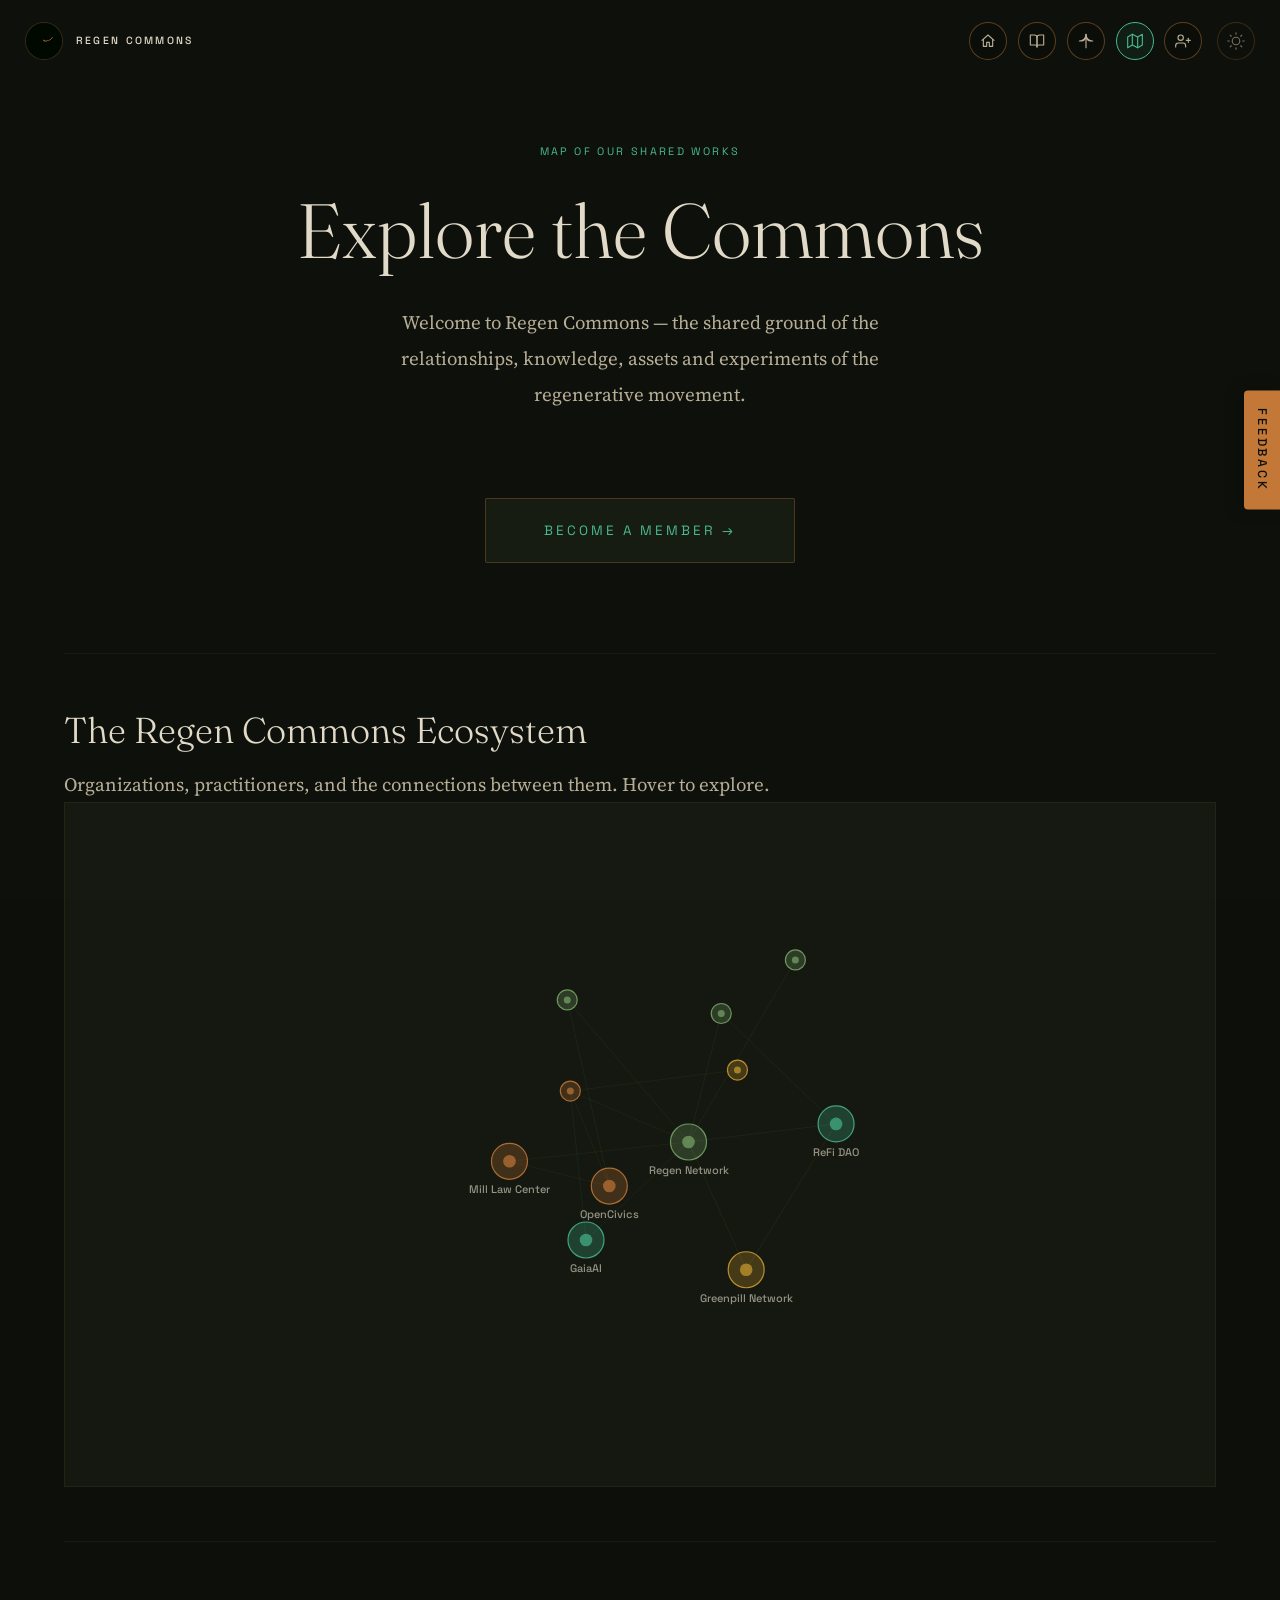
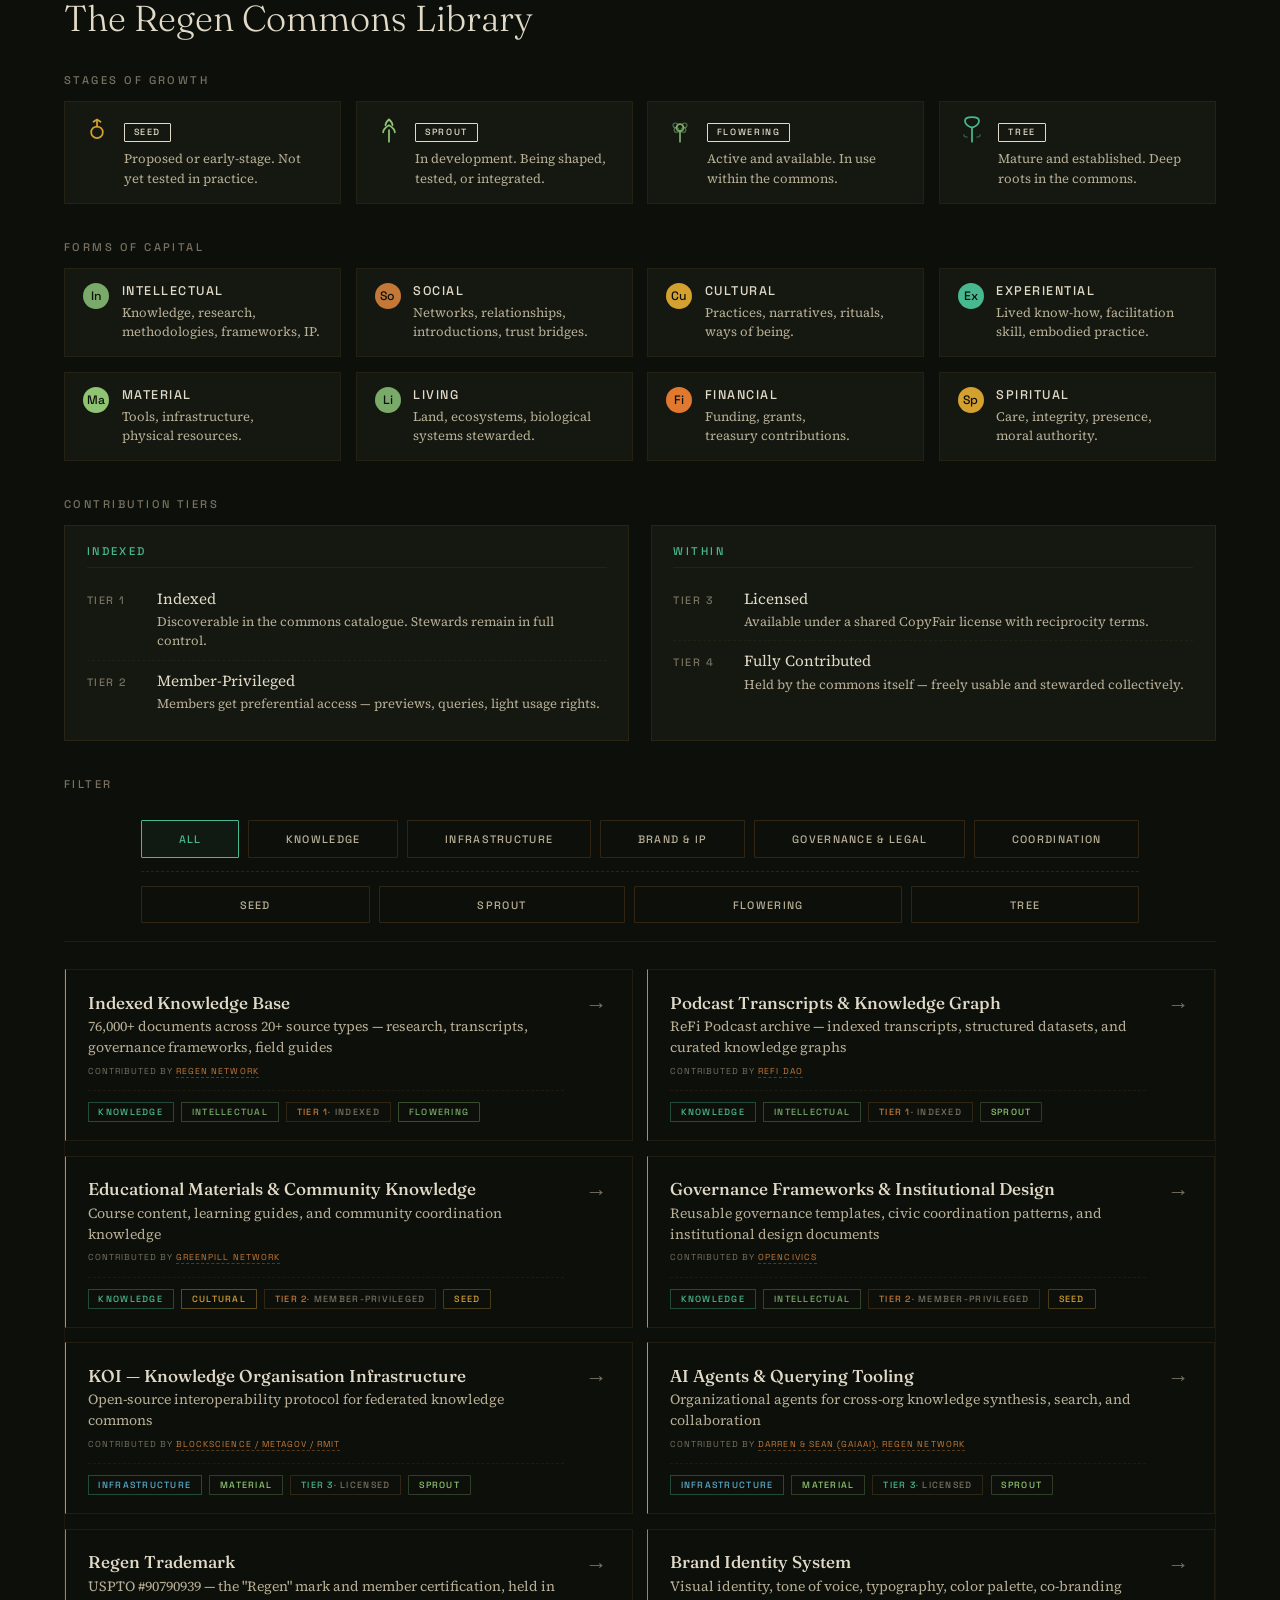
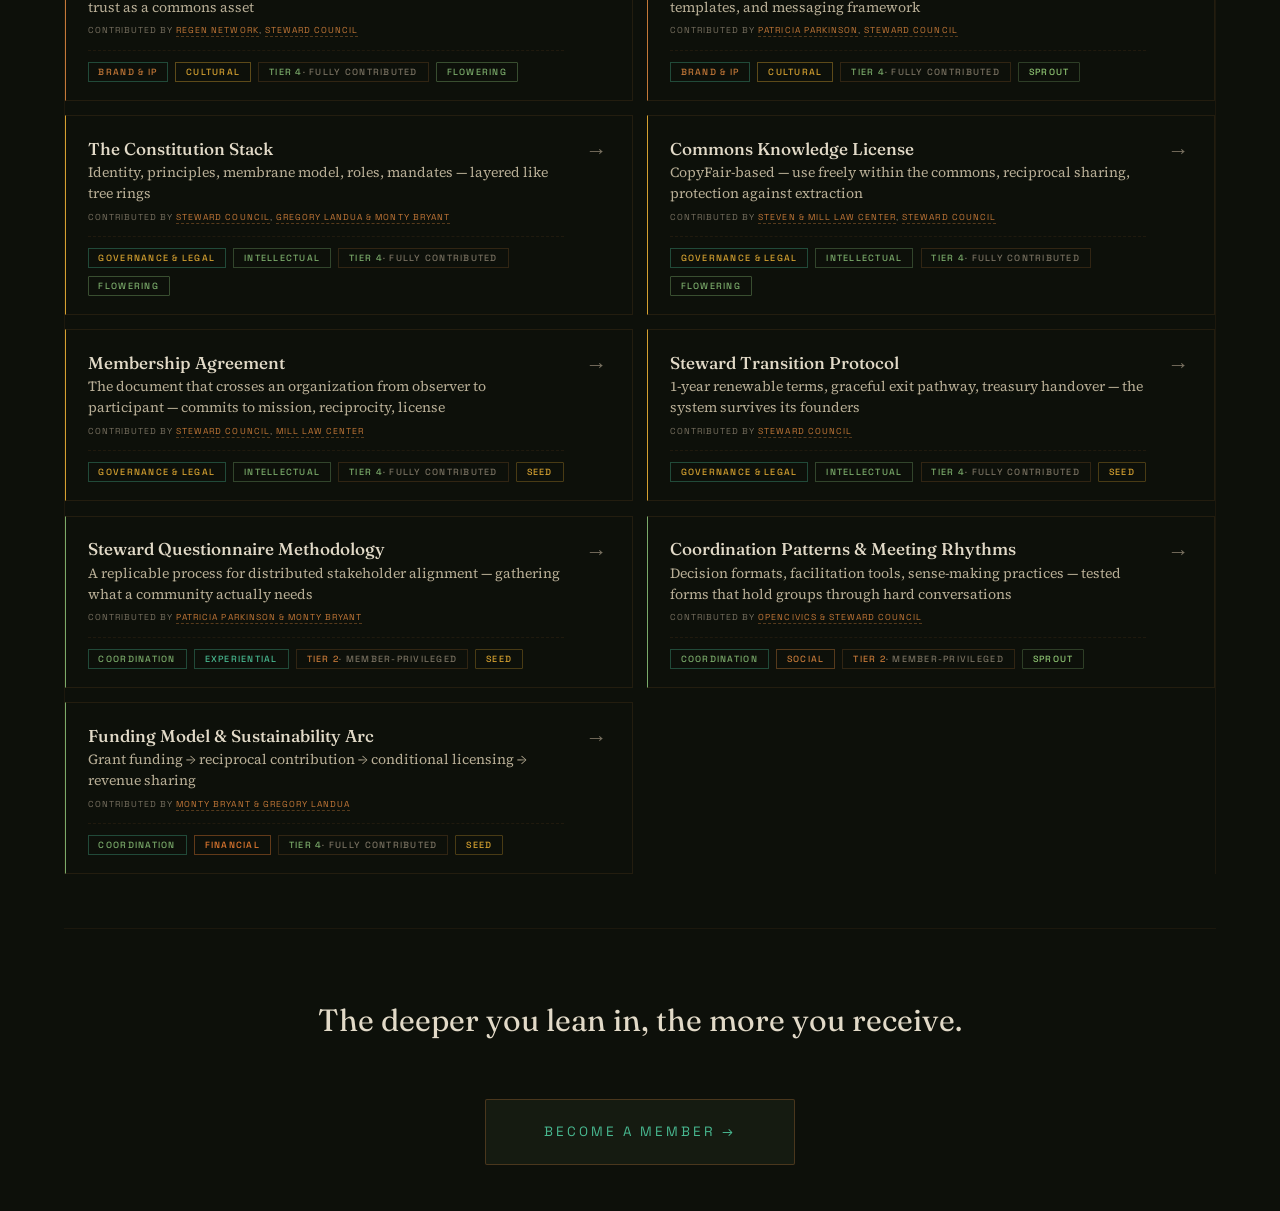
<file: map.html>
<!DOCTYPE html>
<html lang="en">
<head>
  <meta charset="UTF-8" />
  <meta name="viewport" content="width=device-width, initial-scale=1.0" />
  <title>Regen Commons — Inside the Commons</title>
  <link rel="preconnect" href="https://fonts.googleapis.com" />
  <link rel="preconnect" href="https://fonts.gstatic.com" crossorigin />
  <link href="https://fonts.googleapis.com/css2?family=Fraunces:ital,opsz,wght@0,9..144,300;0,9..144,400;0,9..144,500;0,9..144,700;1,9..144,400&family=Source+Serif+4:ital,wght@0,380;0,400;0,500;0,600;1,400&family=Space+Grotesk:wght@400;500;600&display=swap" rel="stylesheet" />
  <link rel="stylesheet" href="style.css" />
  <style>
.map-page {
  max-width: 100%;
  margin: 0 auto;
  padding: 0 clamp(2rem, 5vw, 4rem);
}
.map-hero {
  text-align: center;
  padding: 8rem 0 4rem;
}
.map-hero-title {
  font-family: 'Fraunces', Georgia, serif;
  font-size: clamp(2.5rem, 6vw, 4.5rem);
  font-weight: 300;
  color: var(--ink);
  margin-bottom: 1.5rem;
}
.map-hero-body {
  font-family: 'Source Serif 4', Georgia, serif;
  font-size: 1.05rem;
  line-height: 1.9;
  color: var(--ink-mid);
  max-width: 560px;
  margin: 0 auto 2.5rem;
}
.map-hero-cta {
  margin-bottom: 1rem;
}
.map-hero-cta-sub {
  font-family: 'Source Serif 4', Georgia, serif;
  font-size: 0.85rem;
  color: var(--ink-dim);
  margin-top: 0.8rem;
}

/* (Stage chip alignment now handled by .card-tags flex container.) */

/* Section spacing */
.ecosystem,
.shared-knowledge,
.commons-assets,
.join-cta {
  padding: 3rem 0;
  border-top: 1px solid rgba(var(--copper-rgb), 0.08);
}

.ecosystem h2,
.shared-knowledge h2,
.commons-assets h2 {
  font-family: 'Fraunces', Georgia, serif;
  font-size: clamp(1.5rem, 3vw, 2rem);
  font-weight: 300;
  color: var(--ink);
  margin-bottom: 0.8rem;
}

.ecosystem > p,
.shared-knowledge > p {
  font-size: 0.92rem;
  color: var(--ink-mid);
  margin-bottom: 2rem;
  max-width: 560px;
}

.ecosystem-map-wrap {
  position: relative;
  width: 100%;
  margin: 0 auto;
  background: var(--parchment);
  border: 1px solid rgba(var(--copper-rgb), 0.1);
  padding: 1.5rem;
}

/* Ecosystem tooltip — follows cursor, not bottom-left */
.ecosystem-tooltip {
  position: absolute;
  background: var(--parchment);
  border: 1px solid rgba(var(--copper-rgb), 0.2);
  padding: 0.6rem 1rem;
  pointer-events: none;
  z-index: 10;
  white-space: nowrap;
}
.eco-tooltip-name {
  font-family: 'Fraunces', Georgia, serif;
  font-size: 0.9rem;
  font-weight: 500;
  color: var(--ink);
  display: block;
}
.eco-tooltip-role {
  font-family: 'Source Serif 4', Georgia, serif;
  font-size: 0.75rem;
  color: var(--ink-mid);
}

/* Knowledge query */
.kc-query {
  display: flex;
  gap: 0.8rem;
  max-width: 560px;
}
.kc-query-input {
  flex: 1;
  font-family: 'Source Serif 4', Georgia, serif;
  font-size: 1rem;
  padding: 0.8rem 1.2rem;
  border: 1px solid rgba(var(--teal-rgb), 0.25);
  background: rgba(var(--teal-rgb), 0.03);
  color: var(--ink);
  outline: none;
}
.kc-query-input:focus { border-color: var(--teal); }
.kc-query-input::placeholder { color: var(--ink-dim); }

/* Commons grid — two-column layout */
.commons-grid {
  display: grid;
  grid-template-columns: 1fr 1fr;
  gap: 0.8rem;
  margin-top: 1.5rem;
}
@media (max-width: 768px) {
  .commons-grid { grid-template-columns: 1fr; }
}

/* Filter buttons — full-width row, evenly distributed */
.map-filters-inline {
  display: flex;
  flex-wrap: wrap;
  gap: 0.5rem;
  margin-bottom: 1.5rem;
  width: 100%;
}
.filter-btn {
  font-family: 'Space Grotesk', sans-serif;
  font-size: 0.6rem;
  font-weight: 500;
  letter-spacing: 0.12em;
  text-transform: uppercase;
  padding: 0.6rem 0.8rem;
  border: 1px solid rgba(var(--copper-rgb), 0.2);
  background: none;
  color: var(--ink-mid);
  cursor: pointer;
  transition: all 0.25s;
  flex: 1 1 auto;
  min-width: max-content;
  text-align: center;
  white-space: nowrap;
}
.filter-divider {
  flex: 0 0 100%;
  height: 0;
  margin: 0.25rem 0;
  border: none;
  border-bottom: 1px dashed rgba(var(--copper-rgb), 0.18);
}
@media (max-width: 720px) {
  .filter-btn { flex: 1 1 auto; }
}
.filter-btn.active,
.filter-btn:hover {
  border-color: var(--teal);
  color: var(--teal);
  background: rgba(var(--teal-rgb), 0.06);
}

/* Commons cards — single column, expand in place */
.commons-card {
  border: 1px solid rgba(var(--copper-rgb), 0.12);
  background: var(--paper);
  overflow: hidden;
  transition: border-color 0.3s;
}
.commons-card:hover { border-color: rgba(var(--copper-rgb), 0.3); }
.card-header {
  display: flex;
  align-items: flex-start;
  gap: 1rem;
  padding: 1rem 1.2rem;
  cursor: pointer;
}
.card-icon { display: none; }
.card-header-text { flex: 1; min-width: 0; text-align: left; }
.card-tags {
  display: flex;
  flex-wrap: wrap;
  gap: 0.4rem;
  align-items: center;
  margin-top: 0.7rem;
  padding-top: 0.6rem;
  border-top: 1px dashed rgba(var(--copper-rgb), 0.10);
}
.card-type,
.card-capital,
.card-tier,
.card-tags .experiment-stage {
  font-family: 'Space Grotesk', sans-serif;
  font-size: 0.5rem;
  font-weight: 500;
  letter-spacing: 0.14em;
  text-transform: uppercase;
  display: inline-flex;
  align-items: center;
  padding: 0.22rem 0.55rem;
  margin: 0;
  border: 1px solid;
  line-height: 1.15;
  white-space: nowrap;
  max-width: 100%;
}
.card-type {
  color: var(--teal);
  border-color: rgba(var(--teal-rgb), 0.35);
}
/* Capital chip — colored per form */
.card-capital {
  color: var(--ink-mid);
  border-color: rgba(var(--copper-rgb), 0.25);
}
.card-capital[data-capital="intellectual"] { color: var(--forest); border-color: rgba(var(--forest-rgb), 0.35); }
.card-capital[data-capital="social"]       { color: var(--copper); border-color: rgba(var(--copper-rgb), 0.4); }
.card-capital[data-capital="cultural"]     { color: var(--gold);   border-color: rgba(var(--gold-rgb), 0.4); }
.card-capital[data-capital="experiential"] { color: var(--teal);   border-color: rgba(var(--teal-rgb), 0.35); }
.card-capital[data-capital="material"]     { color: var(--moss);   border-color: rgba(var(--forest-rgb), 0.3); }
.card-capital[data-capital="living"]       { color: var(--forest); border-color: rgba(var(--forest-rgb), 0.4); }
.card-capital[data-capital="financial"]    { color: var(--amber);  border-color: rgba(224, 120, 48, 0.4); }
.card-capital[data-capital="spiritual"]    { color: var(--gold);   border-color: rgba(var(--gold-rgb), 0.35); }
/* Tier chip — neutral, but the tier number bolded */
.card-tier {
  color: var(--ink-dim);
  border-color: rgba(var(--copper-rgb), 0.2);
}
.card-tier strong {
  color: var(--ink);
  font-weight: 500;
  letter-spacing: 0.14em;
}
.card-tier[data-tier="1"] strong { color: var(--copper); }
.card-tier[data-tier="2"] strong { color: var(--copper); }
.card-tier[data-tier="3"] strong { color: var(--teal); }
.card-tier[data-tier="4"] strong { color: var(--forest); }
/* Stage chip styling lives in the .card-tags ruleset above; per-stage colors below. */
.card-name {
  font-family: 'Fraunces', Georgia, serif;
  font-size: 0.95rem;
  font-weight: 500;
  color: var(--ink);
  margin: 0.25rem 0 0.15rem;
  display: block;
}
.card-teaser {
  font-size: 0.78rem;
  color: var(--ink-mid);
  line-height: 1.5;
  display: block;
  margin-top: 0.1rem;
}
.card-contributor {
  font-family: 'Space Grotesk', sans-serif;
  font-size: 0.48rem;
  letter-spacing: 0.12em;
  text-transform: uppercase;
  color: var(--ink-dim);
  display: block;
  margin-top: 0.35rem;
}
.card-toggle {
  font-size: 1.2rem;
  color: var(--ink-dim);
  background: none;
  border: none;
  cursor: pointer;
  width: 28px;
  height: 28px;
  display: flex;
  align-items: center;
  justify-content: center;
  flex-shrink: 0;
  transition: color 0.2s;
}
.card-toggle:hover { color: var(--ink); transform: translateX(2px); }
.commons-card { cursor: pointer; transition: border-color 0.2s; }
.commons-card:hover { border-color: rgba(var(--copper-rgb), 0.35); }
.card-body-wrap { display: none; }
.card-body {
  overflow: hidden;
}
.card-body-inner {
  margin: 0 1.2rem;
  padding: 1.2rem 0;
  border-top: 1px solid rgba(var(--copper-rgb), 0.12);
}
.card-body-inner p {
  font-size: 0.85rem;
  line-height: 1.7;
  color: var(--ink-mid);
  margin-bottom: 0.8rem;
}
.card-terms { font-size: 0.78rem; color: var(--ink-dim); }
.card-action-link {
  font-family: 'Space Grotesk', sans-serif;
  font-size: 0.6rem;
  letter-spacing: 0.12em;
  text-transform: uppercase;
  color: var(--teal);
  text-decoration: none;
}
.commons-card.hidden { display: none; }

/* Experiments — two column, with stage labels */
.happening-grid {
  display: grid;
  grid-template-columns: 1fr;
  gap: 2rem;
  margin-top: 1.5rem;
}
.experiment-card {
  padding: 1.4rem 1.5rem;
  border: 1px solid rgba(var(--copper-rgb), 0.12);
  background: var(--paper);
  margin-bottom: 0.8rem;
}
.experiment-card h4 {
  font-family: 'Fraunces', Georgia, serif;
  font-size: 1rem;
  font-weight: 500;
  color: var(--ink);
  margin-bottom: 0.4rem;
}
.experiment-card p {
  font-size: 0.82rem;
  color: var(--ink-mid);
  line-height: 1.6;
  margin-bottom: 0.5rem;
}
.experiment-stage {
  font-family: 'Space Grotesk', sans-serif;
  font-size: 0.5rem;
  font-weight: 500;
  letter-spacing: 0.18em;
  text-transform: uppercase;
  display: inline-block;
  padding: 0.15rem 0.5rem;
  margin-bottom: 0.6rem;
  border: 1px solid;
}
.experiment-card[data-stage="seed"] .experiment-stage,
.commons-card[data-stage="seed"] .experiment-stage { color: var(--gold); border-color: rgba(var(--gold-rgb), 0.3); }
.experiment-card[data-stage="sprout"] .experiment-stage,
.commons-card[data-stage="sprout"] .experiment-stage { color: var(--moss); border-color: rgba(var(--forest-rgb), 0.3); }
.experiment-card[data-stage="flowering"] .experiment-stage,
.commons-card[data-stage="flowering"] .experiment-stage { color: var(--forest); border-color: rgba(var(--forest-rgb), 0.4); }
.experiment-card[data-stage="tree"] .experiment-stage,
.commons-card[data-stage="tree"] .experiment-stage { color: var(--teal); border-color: rgba(var(--teal-rgb), 0.4); }
.experiment-tenders {
  font-family: 'Space Grotesk', sans-serif;
  font-size: 0.48rem;
  letter-spacing: 0.1em;
  color: var(--ink-dim);
}

/* Join CTA */
.join-cta {
  text-align: center;
  padding: 4rem 0 6rem;
}
.join-cta h2 {
  font-family: 'Fraunces', Georgia, serif;
  font-size: clamp(1.3rem, 2.4vw, 1.75rem);
  font-weight: 400;
  color: var(--ink);
  margin-bottom: 1rem;
  line-height: 1.3;
}
.join-cta p {
  font-size: 0.9rem;
  color: var(--ink-mid);
  margin-bottom: 2rem;
  max-width: 500px;
  margin-left: auto;
  margin-right: auto;
}

/* Map page buttons — clean outline, no blob */
body[data-page="map"] .btn {
  border: 1.5px solid rgba(var(--copper-rgb), 0.3);
  border-radius: 2px;
  transition: border-color 0.3s, background 0.3s, color 0.3s;
}
body[data-page="map"] .btn:hover {
  border-color: var(--teal);
  background: rgba(var(--teal-rgb), 0.06);
}

/* Primary button variant */
.btn--primary {
  border-color: var(--forest);
  background: rgba(var(--forest-rgb), 0.08);
}
.btn--primary:hover {
  background: var(--forest);
  color: var(--paper);
}

/* Sub-section heading above legend and filters */
.library-subheading {
  font-family: 'Space Grotesk', sans-serif;
  font-size: 0.62rem;
  font-weight: 500;
  letter-spacing: 0.22em;
  text-transform: uppercase;
  color: var(--ink-dim);
  margin: 1.8rem 0 0.8rem;
}

/* Stage legend */
.stage-legend {
  display: grid;
  grid-template-columns: repeat(4, 1fr);
  gap: 0.8rem;
  margin-bottom: 2rem;
}
.stage-legend-item {
  display: flex;
  align-items: flex-start;
  gap: 0.7rem;
  padding: 0.8rem 1rem;
  border: 1px solid rgba(var(--copper-rgb), 0.1);
  background: var(--parchment);
}
.stage-icon {
  width: 28px;
  height: 28px;
  flex-shrink: 0;
  color: var(--ink-dim);
}
.stage-legend-item[data-stage="seed"] .stage-icon { color: var(--gold); }
.stage-legend-item[data-stage="sprout"] .stage-icon { color: var(--moss); }
.stage-legend-item[data-stage="flowering"] .stage-icon { color: var(--forest); }
.stage-legend-item[data-stage="tree"] .stage-icon { color: var(--teal); }
.stage-legend-item .experiment-stage {
  margin-bottom: 0.2rem;
  flex-shrink: 0;
}
.stage-legend-desc {
  font-family: 'Source Serif 4', Georgia, serif;
  font-size: 0.72rem;
  color: var(--ink-mid);
  line-height: 1.5;
  display: block;
  margin-top: 0.2rem;
}

/* ── Capital legend ── */
.capital-legend {
  display: grid;
  grid-template-columns: repeat(4, 1fr);
  gap: 0.8rem;
  margin-bottom: 2rem;
}
.capital-legend-item {
  display: flex;
  align-items: flex-start;
  gap: 0.7rem;
  padding: 0.8rem 1rem;
  border: 1px solid rgba(var(--copper-rgb), 0.1);
  background: var(--parchment);
}
.capital-glyph {
  width: 26px;
  height: 26px;
  flex-shrink: 0;
  border-radius: 50%;
  display: flex;
  align-items: center;
  justify-content: center;
  font-family: 'Space Grotesk', sans-serif;
  font-size: 0.68rem;
  font-weight: 500;
  letter-spacing: 0;
  color: var(--paper);
  background: var(--ink-mid);
}
.capital-legend-item[data-capital="intellectual"] .capital-glyph { background: var(--forest); }
.capital-legend-item[data-capital="social"]       .capital-glyph { background: var(--copper); }
.capital-legend-item[data-capital="cultural"]     .capital-glyph { background: var(--gold); }
.capital-legend-item[data-capital="experiential"] .capital-glyph { background: var(--teal); }
.capital-legend-item[data-capital="material"]     .capital-glyph { background: var(--moss); }
.capital-legend-item[data-capital="living"]       .capital-glyph { background: var(--forest); }
.capital-legend-item[data-capital="financial"]    .capital-glyph { background: var(--amber); }
.capital-legend-item[data-capital="spiritual"]    .capital-glyph { background: var(--gold); }
.capital-legend-name {
  font-family: 'Space Grotesk', sans-serif;
  font-size: 0.7rem;
  font-weight: 500;
  letter-spacing: 0.12em;
  text-transform: uppercase;
  color: var(--ink);
  display: block;
  margin-bottom: 0.2rem;
}
.capital-legend-desc {
  font-family: 'Source Serif 4', Georgia, serif;
  font-size: 0.72rem;
  color: var(--ink-mid);
  line-height: 1.5;
  display: block;
}

/* ── Tier legend (with Indexed / Within grouping) ── */
.tier-legend {
  display: grid;
  grid-template-columns: 1fr 1fr;
  gap: 1.2rem;
  margin-bottom: 2rem;
}
.tier-group {
  border: 1px solid rgba(var(--copper-rgb), 0.12);
  background: var(--parchment);
  padding: 1rem 1.2rem;
}
.tier-group-label {
  font-family: 'Space Grotesk', sans-serif;
  font-size: 0.62rem;
  font-weight: 500;
  letter-spacing: 0.22em;
  text-transform: uppercase;
  color: var(--accent, var(--copper));
  display: block;
  margin-bottom: 0.6rem;
  padding-bottom: 0.5rem;
  border-bottom: 1px solid rgba(var(--copper-rgb), 0.10);
}
.tier-item {
  display: flex;
  gap: 0.7rem;
  padding: 0.5rem 0;
  align-items: baseline;
}
.tier-item + .tier-item { border-top: 1px dashed rgba(var(--copper-rgb), 0.08); }
.tier-num {
  font-family: 'Space Grotesk', sans-serif;
  font-size: 0.6rem;
  font-weight: 500;
  letter-spacing: 0.14em;
  text-transform: uppercase;
  color: var(--ink-dim);
  flex-shrink: 0;
  min-width: 3.2rem;
}
.tier-name {
  font-family: 'Source Serif 4', Georgia, serif;
  font-size: 0.85rem;
  color: var(--ink);
  line-height: 1.4;
  display: block;
  margin-bottom: 0.15rem;
}
.tier-desc {
  font-family: 'Source Serif 4', Georgia, serif;
  font-size: 0.72rem;
  color: var(--ink-mid);
  line-height: 1.5;
  display: block;
}

@media (max-width: 800px) {
  .capital-legend { grid-template-columns: repeat(2, 1fr); }
}
@media (max-width: 640px) {
  .map-hero { padding: 6rem 0 3rem; }
  .ecosystem canvas { height: 350px; }
  .stage-legend { grid-template-columns: 1fr 1fr; }
  .capital-legend { grid-template-columns: 1fr; }
  .tier-legend { grid-template-columns: 1fr; }
}

/* ── Contributor name link (in card-contributor span) ── */
.contributor-link {
  font: inherit;
  color: var(--copper);
  background: none;
  border: none;
  border-bottom: 1px dashed rgba(var(--copper-rgb), 0.4);
  padding: 0;
  cursor: pointer;
  letter-spacing: inherit;
  text-transform: inherit;
  transition: color 0.2s, border-color 0.2s;
}
.contributor-link:hover {
  color: var(--amber);
  border-bottom-color: var(--amber);
}

/* ── Shared modal ── */
.rc-modal {
  position: fixed;
  inset: 0;
  z-index: 10000;
  display: none;
  align-items: center;
  justify-content: center;
  padding: 2rem 1rem;
}
.rc-modal.open {
  display: flex;
}
.rc-modal-backdrop {
  position: absolute;
  inset: 0;
  background: rgba(0, 0, 0, 0.6);
  backdrop-filter: blur(2px);
  animation: rc-modal-fade 0.2s ease-out;
}
.rc-modal-panel {
  position: relative;
  background: var(--paper);
  border: 1px solid rgba(var(--copper-rgb), 0.25);
  max-width: 720px;
  width: 100%;
  max-height: calc(100vh - 4rem);
  overflow-y: auto;
  padding: 2.4rem 2.4rem 2.4rem;
  z-index: 1;
  animation: rc-modal-rise 0.25s ease-out;
  box-shadow: 0 16px 48px rgba(0, 0, 0, 0.55);
}
@keyframes rc-modal-fade {
  from { opacity: 0; }
  to   { opacity: 1; }
}
@keyframes rc-modal-rise {
  from { opacity: 0; transform: translateY(12px) scale(0.985); }
  to   { opacity: 1; transform: translateY(0)    scale(1); }
}
.rc-modal-close {
  position: absolute;
  top: 0.7rem;
  right: 0.9rem;
  width: 36px;
  height: 36px;
  background: none;
  border: none;
  font-size: 1.6rem;
  line-height: 1;
  color: var(--ink-mid);
  cursor: pointer;
  transition: color 0.2s;
  padding: 0;
}
.rc-modal-close:hover { color: var(--ink); }

/* Modal content — card detail flavor */
.rc-modal-content .modal-eyebrow {
  font-family: 'Space Grotesk', sans-serif;
  font-size: 0.55rem;
  letter-spacing: 0.22em;
  text-transform: uppercase;
  color: var(--accent, var(--copper));
  display: block;
  margin-bottom: 0.6rem;
}
.rc-modal-content .modal-name {
  font-family: 'Fraunces', Georgia, serif;
  font-size: 1.6rem;
  font-weight: 400;
  color: var(--ink);
  margin: 0 0 0.6rem;
  line-height: 1.2;
}
.rc-modal-content .modal-meta {
  font-family: 'Source Serif 4', Georgia, serif;
  font-size: 0.85rem;
  color: var(--ink-mid);
  margin-bottom: 1.4rem;
  font-style: italic;
}
.rc-modal-content .modal-body p {
  font-size: 0.92rem;
  line-height: 1.75;
  color: var(--ink-mid);
  margin-bottom: 1rem;
}
.rc-modal-content .modal-body .card-terms {
  font-size: 0.8rem;
  color: var(--ink-dim);
}
.rc-modal-content .modal-body .card-action-link {
  display: inline-block;
  margin-top: 0.8rem;
  font-family: 'Space Grotesk', sans-serif;
  font-size: 0.65rem;
  letter-spacing: 0.14em;
  text-transform: uppercase;
  color: var(--teal);
  text-decoration: none;
  border-bottom: 1px solid rgba(var(--teal-rgb), 0.4);
  padding-bottom: 0.15rem;
}
.rc-modal-content .modal-body .card-action-link:hover {
  border-bottom-color: var(--teal);
}
.rc-modal-content .card-tags {
  border-top: none;
  border-bottom: 1px dashed rgba(var(--copper-rgb), 0.10);
  margin: 0 0 1.6rem;
  padding: 0 0 1rem;
}
/* Profile flavor */
.rc-modal-content .modal-profile-section {
  margin-top: 1.4rem;
  padding-top: 1.2rem;
  border-top: 1px solid rgba(var(--copper-rgb), 0.10);
}
.rc-modal-content .modal-profile-section h4 {
  font-family: 'Space Grotesk', sans-serif;
  font-size: 0.6rem;
  font-weight: 500;
  letter-spacing: 0.18em;
  text-transform: uppercase;
  color: var(--ink-dim);
  margin-bottom: 0.5rem;
}
.rc-modal-content .modal-profile-section p {
  font-size: 0.88rem;
  line-height: 1.65;
  color: var(--ink-mid);
}
.rc-modal-content .modal-placeholder {
  margin-top: 1rem;
  padding: 0.9rem 1rem;
  border: 1px dashed rgba(var(--copper-rgb), 0.25);
  background: rgba(var(--copper-rgb), 0.04);
  font-family: 'Space Grotesk', sans-serif;
  font-size: 0.62rem;
  letter-spacing: 0.16em;
  text-transform: uppercase;
  color: var(--ink-dim);
}
body.rc-modal-locked { overflow: hidden; }

@media (max-width: 640px) {
  .rc-modal { padding: 1rem 0.6rem; }
  .rc-modal-panel { padding: 2.2rem 1.4rem 1.6rem; }
  .rc-modal-content .modal-name { font-size: 1.3rem; }
}

  </style>
  <script>(function(){var t=localStorage.getItem('rc-theme')||'dark';document.documentElement.setAttribute('data-theme',t)})()</script>
</head>
<body data-page="map">

  <a href="index.html" class="logo-mark" data-easter-egg>
    <canvas id="logo-canvas" width="76" height="76"></canvas>
    <span class="logo-mark-label">Regen Commons</span>
  </a>

  <button class="theme-toggle" id="theme-toggle" aria-label="Toggle light/dark mode">
    <svg class="icon-sun" viewBox="0 0 24 24"><circle cx="12" cy="12" r="5"/><line x1="12" y1="1" x2="12" y2="3"/><line x1="12" y1="21" x2="12" y2="23"/><line x1="4.22" y1="4.22" x2="5.64" y2="5.64"/><line x1="18.36" y1="18.36" x2="19.78" y2="19.78"/><line x1="1" y1="12" x2="3" y2="12"/><line x1="21" y1="12" x2="23" y2="12"/><line x1="4.22" y1="19.78" x2="5.64" y2="18.36"/><line x1="18.36" y1="5.64" x2="19.78" y2="4.22"/></svg>
    <svg class="icon-moon" viewBox="0 0 24 24"><path d="M21 12.79A9 9 0 1 1 11.21 3 7 7 0 0 0 21 12.79z"/></svg>
  </button>

  <nav class="page-nav" aria-label="Site navigation">
    <a href="index.html" class="page-nav-dot" data-label="Home"><svg viewBox="0 0 24 24"><path d="M3 11l9-8 9 8"/><path d="M5 10v10h5v-6h4v6h5V10"/></svg></a>
    <a href="learn.html" class="page-nav-dot" data-label="Learn"><svg viewBox="0 0 24 24"><path d="M2 3h6a4 4 0 0 1 4 4v14a3 3 0 0 0-3-3H2z"/><path d="M22 3h-6a4 4 0 0 0-4 4v14a3 3 0 0 1 3-3h7z"/></svg></a>
    <a href="learn.html#plant" class="page-nav-dot" data-label="Plant"><svg viewBox="0 0 24 24"><path d="M12 22V8"/><path d="M5 12H2a10 10 0 0 0 10-10v3a7 7 0 0 1-7 7z"/><path d="M19 12h3a10 10 0 0 1-10-10v3a7 7 0 0 0 7 7z"/></svg></a>
    <a href="map.html" class="page-nav-dot active" data-label="Map"><svg viewBox="0 0 24 24"><polygon points="1 6 1 22 8 18 16 22 23 18 23 2 16 6 8 2 1 6"/><line x1="8" y1="2" x2="8" y2="18"/><line x1="16" y1="6" x2="16" y2="22"/></svg></a>
    <a href="join.html" class="page-nav-dot" data-label="Join"><svg viewBox="0 0 24 24"><path d="M16 21v-2a4 4 0 0 0-4-4H5a4 4 0 0 0-4 4v2"/><circle cx="8.5" cy="7" r="4"/><line x1="20" y1="8" x2="20" y2="14"/><line x1="23" y1="11" x2="17" y2="11"/></svg></a>
  </nav>

  <canvas id="mycelium-canvas"></canvas>

  <!-- ═══ MAP PAGE ═══ -->
  <div class="map-page">

    <!-- ═══ 1. ARRIVAL + MEMBERSHIP CTA ═══ -->
    <section class="map-hero">
      <span class="mono" style="display:block;margin-bottom:1.4rem;letter-spacing:0.22em;">Map of our shared works</span>
      <h1 class="map-hero-title">Explore the Commons</h1>
      <p class="map-hero-body">Welcome to Regen Commons — the shared ground of the relationships, knowledge, assets and experiments of the regenerative movement.</p>
      <div class="map-hero-cta">
        <a href="join.html" class="btn btn--large btn--primary"><span class="btn-label">Become a member</span> &rarr;</a>
      </div>
    </section>

    <!-- ═══ 2. ECOSYSTEM MAP ═══ -->
    <section class="ecosystem" id="ecosystem">
      <div class="ecosystem-header">
        <h2>The Regen Commons Ecosystem</h2>
        <p>Organizations, practitioners, and the connections between them. Hover to explore.</p>
      </div>
      <div class="ecosystem-map-wrap">
        <canvas id="ecosystem-canvas" width="900" height="500"></canvas>
        <div class="ecosystem-tooltip" id="eco-tooltip" style="display:none;">
          <span class="eco-tooltip-name" id="eco-tooltip-name"></span>
          <span class="eco-tooltip-role" id="eco-tooltip-role"></span>
        </div>
      </div>
    </section>

    <!-- ═══ 3. COMMONS ASSETS ═══ -->
    <section class="commons-assets" id="commons-assets">
      <h2>The Regen Commons Library</h2>

      <!-- Stage definitions -->
      <h3 class="library-subheading">Stages of growth</h3>
      <div class="stage-legend">
        <div class="stage-legend-item" data-stage="seed">
          <svg class="stage-icon" viewBox="0 0 24 24"><circle cx="12" cy="14" r="5" stroke="currentColor" stroke-width="1.5" fill="none"/><path d="M12 9V3M9 5l3-2 3 2" stroke="currentColor" stroke-width="1.5" fill="none" stroke-linecap="round"/></svg>
          <div>
            <span class="experiment-stage">Seed</span>
            <span class="stage-legend-desc">Proposed or early-stage. Not yet tested in&nbsp;practice.</span>
          </div>
        </div>
        <div class="stage-legend-item" data-stage="sprout">
          <svg class="stage-icon" viewBox="0 0 24 24"><path d="M12 22V12" stroke="currentColor" stroke-width="1.5" fill="none" stroke-linecap="round"/><path d="M7 14c0-3 5-6 5-6s5 3 5 6" stroke="currentColor" stroke-width="1.5" fill="none" stroke-linecap="round"/><path d="M9 8c0-2.5 3-5 3-5s3 2.5 3 5" stroke="currentColor" stroke-width="1.5" fill="none" stroke-linecap="round"/></svg>
          <div>
            <span class="experiment-stage">Sprout</span>
            <span class="stage-legend-desc">In development. Being shaped, tested, or&nbsp;integrated.</span>
          </div>
        </div>
        <div class="stage-legend-item" data-stage="flowering">
          <svg class="stage-icon" viewBox="0 0 24 24"><circle cx="12" cy="10" r="3" stroke="currentColor" stroke-width="1.5" fill="none"/><circle cx="8" cy="8" r="2" stroke="currentColor" stroke-width="1" fill="none" opacity="0.6"/><circle cx="16" cy="8" r="2" stroke="currentColor" stroke-width="1" fill="none" opacity="0.6"/><circle cx="9" cy="12" r="2" stroke="currentColor" stroke-width="1" fill="none" opacity="0.6"/><circle cx="15" cy="12" r="2" stroke="currentColor" stroke-width="1" fill="none" opacity="0.6"/><path d="M12 13V22" stroke="currentColor" stroke-width="1.5" fill="none" stroke-linecap="round"/></svg>
          <div>
            <span class="experiment-stage">Flowering</span>
            <span class="stage-legend-desc">Active and available. In use within the&nbsp;commons.</span>
          </div>
        </div>
        <div class="stage-legend-item" data-stage="tree">
          <svg class="stage-icon" viewBox="0 0 24 24"><path d="M12 22V10" stroke="currentColor" stroke-width="1.5" fill="none" stroke-linecap="round"/><path d="M12 10C12 10 6 8 6 4c0-2 2.5-3 6-3s6 1 6 3c0 4-6 6-6 6z" stroke="currentColor" stroke-width="1.5" fill="none"/><path d="M8 18c-2 0-3-1-3-2" stroke="currentColor" stroke-width="1" fill="none" stroke-linecap="round" opacity="0.5"/><path d="M16 18c2 0 3-1 3-2" stroke="currentColor" stroke-width="1" fill="none" stroke-linecap="round" opacity="0.5"/></svg>
          <div>
            <span class="experiment-stage">Tree</span>
            <span class="stage-legend-desc">Mature and established. Deep roots in the&nbsp;commons.</span>
          </div>
        </div>
      </div>

      <!-- Forms of Capital -->
      <h3 class="library-subheading">Forms of Capital</h3>
      <div class="capital-legend">
        <div class="capital-legend-item" data-capital="intellectual">
          <span class="capital-glyph" aria-hidden="true">In</span>
          <div>
            <span class="capital-legend-name">Intellectual</span>
            <span class="capital-legend-desc">Knowledge, research, methodologies, frameworks,&nbsp;IP.</span>
          </div>
        </div>
        <div class="capital-legend-item" data-capital="social">
          <span class="capital-glyph" aria-hidden="true">So</span>
          <div>
            <span class="capital-legend-name">Social</span>
            <span class="capital-legend-desc">Networks, relationships, introductions, trust&nbsp;bridges.</span>
          </div>
        </div>
        <div class="capital-legend-item" data-capital="cultural">
          <span class="capital-glyph" aria-hidden="true">Cu</span>
          <div>
            <span class="capital-legend-name">Cultural</span>
            <span class="capital-legend-desc">Practices, narratives, rituals, ways of&nbsp;being.</span>
          </div>
        </div>
        <div class="capital-legend-item" data-capital="experiential">
          <span class="capital-glyph" aria-hidden="true">Ex</span>
          <div>
            <span class="capital-legend-name">Experiential</span>
            <span class="capital-legend-desc">Lived know-how, facilitation skill, embodied&nbsp;practice.</span>
          </div>
        </div>
        <div class="capital-legend-item" data-capital="material">
          <span class="capital-glyph" aria-hidden="true">Ma</span>
          <div>
            <span class="capital-legend-name">Material</span>
            <span class="capital-legend-desc">Tools, infrastructure, physical&nbsp;resources.</span>
          </div>
        </div>
        <div class="capital-legend-item" data-capital="living">
          <span class="capital-glyph" aria-hidden="true">Li</span>
          <div>
            <span class="capital-legend-name">Living</span>
            <span class="capital-legend-desc">Land, ecosystems, biological systems&nbsp;stewarded.</span>
          </div>
        </div>
        <div class="capital-legend-item" data-capital="financial">
          <span class="capital-glyph" aria-hidden="true">Fi</span>
          <div>
            <span class="capital-legend-name">Financial</span>
            <span class="capital-legend-desc">Funding, grants, treasury&nbsp;contributions.</span>
          </div>
        </div>
        <div class="capital-legend-item" data-capital="spiritual">
          <span class="capital-glyph" aria-hidden="true">Sp</span>
          <div>
            <span class="capital-legend-name">Spiritual</span>
            <span class="capital-legend-desc">Care, integrity, presence, moral&nbsp;authority.</span>
          </div>
        </div>
      </div>

      <!-- Contribution Tiers -->
      <h3 class="library-subheading">Contribution Tiers</h3>
      <div class="tier-legend">
        <div class="tier-group" data-group="indexed">
          <span class="tier-group-label">Indexed</span>
          <div class="tier-item">
            <span class="tier-num">Tier 1</span>
            <div>
              <span class="tier-name">Indexed</span>
              <span class="tier-desc">Discoverable in the commons catalogue. Stewards remain in full control.</span>
            </div>
          </div>
          <div class="tier-item">
            <span class="tier-num">Tier 2</span>
            <div>
              <span class="tier-name">Member-Privileged</span>
              <span class="tier-desc">Members get preferential access &mdash; previews, queries, light usage rights.</span>
            </div>
          </div>
        </div>
        <div class="tier-group" data-group="within">
          <span class="tier-group-label">Within</span>
          <div class="tier-item">
            <span class="tier-num">Tier 3</span>
            <div>
              <span class="tier-name">Licensed</span>
              <span class="tier-desc">Available under a shared CopyFair license with reciprocity terms.</span>
            </div>
          </div>
          <div class="tier-item">
            <span class="tier-num">Tier 4</span>
            <div>
              <span class="tier-name">Fully Contributed</span>
              <span class="tier-desc">Held by the commons itself &mdash; freely usable and stewarded collectively.</span>
            </div>
          </div>
        </div>
      </div>

      <!-- Filters (inline, above grid) -->
      <h3 class="library-subheading">Filter</h3>
      <div class="map-filters-inline">
        <button class="filter-btn active" data-filter="all">All</button>
        <button class="filter-btn" data-filter="knowledge">Knowledge</button>
        <button class="filter-btn" data-filter="infrastructure">Infrastructure</button>
        <button class="filter-btn" data-filter="brand">Brand &amp; IP</button>
        <button class="filter-btn" data-filter="governance">Governance &amp; Legal</button>
        <button class="filter-btn" data-filter="coordination">Coordination</button>
        <span class="filter-divider" aria-hidden="true"></span>
        <button class="filter-btn" data-filter="seed">Seed</button>
        <button class="filter-btn" data-filter="sprout">Sprout</button>
        <button class="filter-btn" data-filter="flowering">Flowering</button>
        <button class="filter-btn" data-filter="tree">Tree</button>
      </div>

      <div class="commons-grid" id="commons-grid">

        <!-- ═══ KNOWLEDGE ASSETS ═══ -->

        <article class="commons-card" data-type="knowledge" data-stage="flowering">
          <div class="card-header">
            <svg class="card-icon" viewBox="0 0 60 60" xmlns="http://www.w3.org/2000/svg" aria-hidden="true">
              <circle cx="30" cy="30" r="4" stroke="#1A7860" stroke-width="1" fill="rgba(26,120,96,0.12)"/>
              <circle cx="30" cy="30" r="8" stroke="#1A7860" stroke-width="0.4" fill="none" stroke-dasharray="2 2"/>
              <path d="M30 22 Q30 10 20 6" stroke="#1A7860" stroke-width="1.2" fill="none" stroke-linecap="round"/>
              <path d="M30 22 Q30 10 40 6" stroke="#1A7860" stroke-width="1.2" fill="none" stroke-linecap="round"/>
              <path d="M24 28 Q12 28 8 20" stroke="#1A7860" stroke-width="1.0" fill="none" stroke-linecap="round"/>
              <path d="M36 28 Q48 28 52 20" stroke="#1A7860" stroke-width="1.0" fill="none" stroke-linecap="round"/>
              <path d="M30 38 Q30 50 24 56" stroke="#1A7860" stroke-width="0.8" fill="none" stroke-linecap="round"/>
              <path d="M30 38 Q30 50 36 56" stroke="#1A7860" stroke-width="0.8" fill="none" stroke-linecap="round"/>
              <circle cx="20" cy="6" r="2" fill="#1A7860" opacity="0.6"/>
              <circle cx="40" cy="6" r="2" fill="#1A7860" opacity="0.6"/>
              <circle cx="8"  cy="20" r="2" fill="#1A7860" opacity="0.5"/>
              <circle cx="52" cy="20" r="2" fill="#1A7860" opacity="0.5"/>
            </svg>
            <div class="card-header-text">
              <h3 class="card-name">Indexed Knowledge Base</h3>
              <span class="card-teaser">76,000+ documents across 20+ source types — research, transcripts, governance frameworks, field guides</span>
              <span class="card-contributor">Contributed by <button type="button" class="contributor-link" data-name="Regen Network">Regen Network</button></span>
              <div class="card-tags">
                <span class="card-type">Knowledge</span>
                <span class="card-capital" data-capital="intellectual">Intellectual</span>
                <span class="card-tier" data-tier="1"><strong>Tier 1</strong> · Indexed</span>
                <span class="experiment-stage">Flowering</span>
              </div>            </div>
            <button class="card-toggle" aria-label="Open details">&rarr;</button>
          </div>
          <div class="card-body-wrap">
            <div class="card-body">
              <div class="card-body-inner">
                <p>Regen Network's KOI instantiation: a searchable, agent-queryable knowledge base with hybrid search, entity extraction, and structured indexing. Covers ecological knowledge, regenerative finance documentation, and cross-sector research.</p>
                <p class="card-terms"><strong>Terms:</strong> CopyFair license. Members may query, cite, and build on this knowledge freely for research, education, and internal operations. Derivative works must be contributed back. Non-members require conditional licensing for commercial use. Attribution to Regen Network required.</p>
                <a href="#" class="card-action-link">Explore the knowledge base &rarr;</a>
              </div>
            </div>
          </div>
        </article>

        <article class="commons-card" data-type="knowledge" data-stage="sprout">
          <div class="card-header">
            <svg class="card-icon" viewBox="0 0 60 60" xmlns="http://www.w3.org/2000/svg" aria-hidden="true">
              <circle cx="30" cy="20" r="12" stroke="#1A7860" stroke-width="0.8" fill="rgba(26,120,96,0.08)"/>
              <circle cx="30" cy="20" r="6" stroke="#1A7860" stroke-width="0.5" fill="none" stroke-dasharray="2 2"/>
              <path d="M30 32 L30 54" stroke="#1A7860" stroke-width="0.8" fill="none" stroke-dasharray="3 3"/>
              <circle cx="30" cy="20" r="2.5" fill="#1A7860" opacity="0.5"/>
            </svg>
            <div class="card-header-text">
              <h3 class="card-name">Podcast Transcripts &amp; Knowledge Graph</h3>
              <span class="card-teaser">ReFi Podcast archive — indexed transcripts, structured datasets, and curated knowledge graphs</span>
              <span class="card-contributor">Contributed by <button type="button" class="contributor-link" data-name="ReFi DAO">ReFi DAO</button></span>
              <div class="card-tags">
                <span class="card-type">Knowledge</span>
                <span class="card-capital" data-capital="intellectual">Intellectual</span>
                <span class="card-tier" data-tier="1"><strong>Tier 1</strong> · Indexed</span>
                <span class="experiment-stage">Sprout</span>
              </div>            </div>
            <button class="card-toggle" aria-label="Open details">&rarr;</button>
          </div>
          <div class="card-body-wrap">
            <div class="card-body">
              <div class="card-body-inner">
                <p>The full ReFi Podcast transcript archive, structured as queryable knowledge graph datasets. Includes blog content, educational resources, and curated collections spanning regenerative finance, coordination, and ecological economics.</p>
                <p class="card-terms"><strong>Terms:</strong> CopyFair license. Free use within the commons for research, education, and synthesis. Attribution to ReFi DAO required. Reciprocal sharing — any published derivative work must be contributed back under the same license.</p>
                <a href="#" class="card-action-link">Browse the archive &rarr;</a>
              </div>
            </div>
          </div>
        </article>

        <article class="commons-card" data-type="knowledge" data-stage="seed">
          <div class="card-header">
            <svg class="card-icon" viewBox="0 0 60 60" xmlns="http://www.w3.org/2000/svg" aria-hidden="true">
              <path d="M10 50 Q20 30 30 20 Q40 10 50 14" stroke="#1A7860" stroke-width="1.2" fill="none" stroke-linecap="round"/>
              <path d="M10 42 Q22 26 34 18 Q44 12 54 18" stroke="#1A7860" stroke-width="0.6" fill="none" stroke-dasharray="2 3" opacity="0.5"/>
              <circle cx="30" cy="20" r="3" fill="#1A7860" opacity="0.5"/>
              <circle cx="50" cy="14" r="2.5" fill="#1A7860" opacity="0.4"/>
              <circle cx="10" cy="50" r="2.5" fill="#1A7860" opacity="0.4"/>
            </svg>
            <div class="card-header-text">
              <h3 class="card-name">Educational Materials &amp; Community Knowledge</h3>
              <span class="card-teaser">Course content, learning guides, and community coordination knowledge</span>
              <span class="card-contributor">Contributed by <button type="button" class="contributor-link" data-name="Greenpill Network">Greenpill Network</button></span>
              <div class="card-tags">
                <span class="card-type">Knowledge</span>
                <span class="card-capital" data-capital="cultural">Cultural</span>
                <span class="card-tier" data-tier="2"><strong>Tier 2</strong> · Member-Privileged</span>
                <span class="experiment-stage">Seed</span>
              </div>            </div>
            <button class="card-toggle" aria-label="Open details">&rarr;</button>
          </div>
          <div class="card-body-wrap">
            <div class="card-body">
              <div class="card-body-inner">
                <p>Greenpill's educational materials, podcast content, and community coordination knowledge. Includes learning resources on regenerative economics, public goods funding, and decentralized governance — built through distributed community chapters.</p>
                <p class="card-terms"><strong>Terms:</strong> CopyFair license. Free use for education and research within the commons. Commercial use by non-members requires conditional licensing. Attribution to Greenpill Network required.</p>
                <a href="#" class="card-action-link">Explore materials &rarr;</a>
              </div>
            </div>
          </div>
        </article>

        <article class="commons-card" data-type="knowledge" data-stage="seed">
          <div class="card-header">
            <svg class="card-icon" viewBox="0 0 60 60" xmlns="http://www.w3.org/2000/svg" aria-hidden="true">
              <rect x="12" y="12" width="36" height="36" rx="2" stroke="#1A7860" stroke-width="0.8" fill="rgba(26,120,96,0.06)"/>
              <line x1="12" y1="24" x2="48" y2="24" stroke="#1A7860" stroke-width="0.5" opacity="0.4"/>
              <line x1="12" y1="36" x2="48" y2="36" stroke="#1A7860" stroke-width="0.5" opacity="0.4"/>
              <line x1="30" y1="12" x2="30" y2="48" stroke="#1A7860" stroke-width="0.5" opacity="0.4"/>
            </svg>
            <div class="card-header-text">
              <h3 class="card-name">Governance Frameworks &amp; Institutional Design</h3>
              <span class="card-teaser">Reusable governance templates, civic coordination patterns, and institutional design documents</span>
              <span class="card-contributor">Contributed by <button type="button" class="contributor-link" data-name="OpenCivics">OpenCivics</button></span>
              <div class="card-tags">
                <span class="card-type">Knowledge</span>
                <span class="card-capital" data-capital="intellectual">Intellectual</span>
                <span class="card-tier" data-tier="2"><strong>Tier 2</strong> · Member-Privileged</span>
                <span class="experiment-stage">Seed</span>
              </div>            </div>
            <button class="card-toggle" aria-label="Open details">&rarr;</button>
          </div>
          <div class="card-body-wrap">
            <div class="card-body">
              <div class="card-body-inner">
                <p>OpenCivics' library of governance frameworks, civic coordination knowledge, and institutional design templates. Built through years of work with civic organizations, cooperatives, and commons-based institutions.</p>
                <p class="card-terms"><strong>Terms:</strong> CopyFair license. Fork, adapt, and use freely within the commons. Published adaptations must cite OpenCivics and be contributed back. Non-member commercial use requires conditional licensing.</p>
                <a href="#" class="card-action-link">Browse frameworks &rarr;</a>
              </div>
            </div>
          </div>
        </article>

        <!-- ═══ INFRASTRUCTURE ASSETS ═══ -->

        <article class="commons-card" data-type="infrastructure" data-stage="sprout">
          <div class="card-header">
            <svg class="card-icon" viewBox="0 0 60 60" xmlns="http://www.w3.org/2000/svg" aria-hidden="true">
              <rect x="18" y="18" width="24" height="24" rx="2" stroke="#2A6888" stroke-width="1" fill="rgba(42,104,136,0.10)"/>
              <line x1="18" y1="24" x2="6"  y2="24" stroke="#2A6888" stroke-width="1.2" stroke-linecap="round"/>
              <line x1="18" y1="30" x2="6"  y2="30" stroke="#2A6888" stroke-width="1.2" stroke-linecap="round"/>
              <line x1="18" y1="36" x2="6"  y2="36" stroke="#2A6888" stroke-width="1.2" stroke-linecap="round"/>
              <line x1="42" y1="24" x2="54" y2="24" stroke="#2A6888" stroke-width="1.2" stroke-linecap="round"/>
              <line x1="42" y1="30" x2="54" y2="30" stroke="#2A6888" stroke-width="1.2" stroke-linecap="round"/>
              <line x1="42" y1="36" x2="54" y2="36" stroke="#2A6888" stroke-width="1.2" stroke-linecap="round"/>
              <line x1="24" y1="18" x2="24" y2="6"  stroke="#2A6888" stroke-width="1.2" stroke-linecap="round"/>
              <line x1="36" y1="18" x2="36" y2="6"  stroke="#2A6888" stroke-width="1.2" stroke-linecap="round"/>
              <circle cx="30" cy="30" r="4" fill="rgba(42,104,136,0.25)" stroke="#2A6888" stroke-width="0.6"/>
            </svg>
            <div class="card-header-text">
              <h3 class="card-name">KOI — Knowledge Organisation Infrastructure</h3>
              <span class="card-teaser">Open-source interoperability protocol for federated knowledge commons</span>
              <span class="card-contributor">Contributed by <button type="button" class="contributor-link" data-name="BlockScience / Metagov / RMIT">BlockScience / Metagov / RMIT</button></span>
              <div class="card-tags">
                <span class="card-type">Infrastructure</span>
                <span class="card-capital" data-capital="material">Material</span>
                <span class="card-tier" data-tier="3"><strong>Tier 3</strong> · Licensed</span>
                <span class="experiment-stage">Sprout</span>
              </div>            </div>
            <button class="card-toggle" aria-label="Open details">&rarr;</button>
          </div>
          <div class="card-body-wrap">
            <div class="card-body">
              <div class="card-body-inner">
                <p>The technical substrate for the federated knowledge commons. FUN events (Forget, Update, New) as signed envelopes. Mutual consent edge formation between organizations. Each org maintains a sovereign knowledge garden; KOI connects them without centralizing ownership.</p>
                <p class="card-terms"><strong>Terms:</strong> Open source. Any organization meeting the protocol standard can operate a KOI node. Protocol changes governed by commons consensus. No licensing fee for participation — contribution to protocol maintenance expected from steward-level members.</p>
                <a href="#" class="card-action-link">Read the protocol spec &rarr;</a>
              </div>
            </div>
          </div>
        </article>

        <article class="commons-card" data-type="infrastructure" data-stage="sprout">
          <div class="card-header">
            <svg class="card-icon" viewBox="0 0 60 60" xmlns="http://www.w3.org/2000/svg" aria-hidden="true">
              <circle cx="30" cy="30" r="3.5" fill="#2A6888" opacity="0.5"/>
              <circle cx="12" cy="18" r="2.5" fill="#2A6888" opacity="0.4"/>
              <circle cx="48" cy="18" r="2.5" fill="#2A6888" opacity="0.4"/>
              <circle cx="10" cy="44" r="2.5" fill="#2A6888" opacity="0.35"/>
              <circle cx="50" cy="44" r="2.5" fill="#2A6888" opacity="0.35"/>
              <path d="M30 30 Q20 24 12 18" stroke="#2A6888" stroke-width="0.8" fill="none"/>
              <path d="M30 30 Q40 24 48 18" stroke="#2A6888" stroke-width="0.8" fill="none"/>
              <path d="M30 30 Q18 36 10 44" stroke="#2A6888" stroke-width="0.7" fill="none"/>
              <path d="M30 30 Q42 36 50 44" stroke="#2A6888" stroke-width="0.7" fill="none"/>
            </svg>
            <div class="card-header-text">
              <h3 class="card-name">AI Agents &amp; Querying Tooling</h3>
              <span class="card-teaser">Organizational agents for cross-org knowledge synthesis, search, and collaboration</span>
              <span class="card-contributor">Contributed by <button type="button" class="contributor-link" data-name="Darren &amp;amp; Sean (GaiaAI)">Darren &amp; Sean (GaiaAI)</button>, <button type="button" class="contributor-link" data-name="Regen Network">Regen Network</button></span>
              <div class="card-tags">
                <span class="card-type">Infrastructure</span>
                <span class="card-capital" data-capital="material">Material</span>
                <span class="card-tier" data-tier="3"><strong>Tier 3</strong> · Licensed</span>
                <span class="experiment-stage">Sprout</span>
              </div>            </div>
            <button class="card-toggle" aria-label="Open details">&rarr;</button>
          </div>
          <div class="card-body-wrap">
            <div class="card-body">
              <div class="card-body-inner">
                <p>Agent-queryable interfaces for the knowledge commons. Each member organization can deploy an AI agent that queries its own knowledge garden and participates in cross-organizational synthesis. Includes hybrid search, entity extraction, and structured response generation.</p>
                <p class="card-terms"><strong>Terms:</strong> Open source tooling. Agents operate within each org's sovereign garden — no data leaves without consent. Cross-org queries require mutual consent edges. Agent marketplace (future) will use commons governance for quality and trust.</p>
                <a href="#" class="card-action-link">View the demo &rarr;</a>
              </div>
            </div>
          </div>
        </article>

        <!-- ═══ BRAND & IP ASSETS ═══ -->

        <article class="commons-card" data-type="brand" data-stage="flowering">
          <div class="card-header">
            <svg class="card-icon" viewBox="0 0 60 60" xmlns="http://www.w3.org/2000/svg" aria-hidden="true">
              <path d="M20 8 Q35 18 20 30 Q5 42 20 52" stroke="#944818" stroke-width="1.4" fill="none" stroke-linecap="round"/>
              <path d="M40 8 Q25 18 40 30 Q55 42 40 52" stroke="#944818" stroke-width="1.4" fill="none" stroke-linecap="round"/>
              <line x1="20" y1="15" x2="40" y2="15" stroke="#944818" stroke-width="0.6" opacity="0.5"/>
              <line x1="20" y1="24" x2="40" y2="24" stroke="#944818" stroke-width="0.6" opacity="0.5"/>
              <line x1="20" y1="36" x2="40" y2="36" stroke="#944818" stroke-width="0.6" opacity="0.5"/>
              <line x1="20" y1="45" x2="40" y2="45" stroke="#944818" stroke-width="0.6" opacity="0.5"/>
            </svg>
            <div class="card-header-text">
              <h3 class="card-name">Regen Trademark</h3>
              <span class="card-teaser">USPTO #90790939 — the "Regen" mark and member certification, held in trust as a commons asset</span>
              <span class="card-contributor">Contributed by <button type="button" class="contributor-link" data-name="Regen Network">Regen Network</button>, <button type="button" class="contributor-link" data-name="Steward Council">Steward Council</button></span>
              <div class="card-tags">
                <span class="card-type">Brand &amp; IP</span>
                <span class="card-capital" data-capital="cultural">Cultural</span>
                <span class="card-tier" data-tier="4"><strong>Tier 4</strong> · Fully Contributed</span>
                <span class="experiment-stage">Flowering</span>
              </div>            </div>
            <button class="card-toggle" aria-label="Open details">&rarr;</button>
          </div>
          <div class="card-body-wrap">
            <div class="card-body">
              <div class="card-body-inner">
                <p>The word "Regen" and the commons certification mark — contributed as a shared asset. Member certification uses this mark. Affiliation made legible without requiring organizational merger.</p>
                <p class="card-terms"><strong>Terms:</strong> Licensed Partner model. Members may use the mark for affiliated projects that meet commons quality standards. Non-member use prohibited. Trademark administration by the Steward Council. Usage guidelines include co-branding templates and approved contexts.</p>
                <a href="#" class="card-action-link">Read the trademark terms &rarr;</a>
              </div>
            </div>
          </div>
        </article>

        <article class="commons-card" data-type="brand" data-stage="sprout">
          <div class="card-header">
            <svg class="card-icon" viewBox="0 0 60 60" xmlns="http://www.w3.org/2000/svg" aria-hidden="true">
              <polygon points="30,6 50,22 44,46 16,46 10,22" stroke="#944818" stroke-width="0.9" fill="rgba(148,72,24,0.08)"/>
              <polygon points="30,14 42,24 38,40 22,40 18,24" stroke="#944818" stroke-width="0.5" fill="none" stroke-dasharray="2 2" opacity="0.6"/>
              <circle cx="30" cy="30" r="5" stroke="#944818" stroke-width="0.7" fill="rgba(148,72,24,0.2)"/>
            </svg>
            <div class="card-header-text">
              <h3 class="card-name">Brand Identity System</h3>
              <span class="card-teaser">Visual identity, tone of voice, typography, color palette, co-branding templates, and messaging framework</span>
              <span class="card-contributor">Contributed by <button type="button" class="contributor-link" data-name="Patricia Parkinson">Patricia Parkinson</button>, <button type="button" class="contributor-link" data-name="Steward Council">Steward Council</button></span>
              <div class="card-tags">
                <span class="card-type">Brand &amp; IP</span>
                <span class="card-capital" data-capital="cultural">Cultural</span>
                <span class="card-tier" data-tier="4"><strong>Tier 4</strong> · Fully Contributed</span>
                <span class="experiment-stage">Sprout</span>
              </div>            </div>
            <button class="card-toggle" aria-label="Open details">&rarr;</button>
          </div>
          <div class="card-body-wrap">
            <div class="card-body">
              <div class="card-body-inner">
                <p>The complete brand system: symbol, logotype, lockup, color palette, typography, imagery direction, tone of voice, personas, and style guides. Grounded, honest, invitational — the aesthetic of a field notebook rather than a tech product. Built from the design sprint to grow with the commons.</p>
                <p class="card-terms"><strong>Terms:</strong> Licensed Partner model. Available to affiliated projects meeting commons standards. Usage rules and co-branding templates provided. Non-member use requires explicit permission. Visual assets include source files for adaptation.</p>
                <a href="#" class="card-action-link">Explore the brand system &rarr;</a>
              </div>
            </div>
          </div>
        </article>

        <!-- ═══ GOVERNANCE & LEGAL ASSETS ═══ -->

        <article class="commons-card" data-type="governance" data-stage="flowering">
          <div class="card-header">
            <svg class="card-icon" viewBox="0 0 60 60" xmlns="http://www.w3.org/2000/svg" aria-hidden="true">
              <circle cx="30" cy="30" r="26" stroke="#A87010" stroke-width="0.6" fill="none" opacity="0.4"/>
              <circle cx="30" cy="30" r="20" stroke="#A87010" stroke-width="0.6" fill="none" opacity="0.5"/>
              <circle cx="30" cy="30" r="14" stroke="#A87010" stroke-width="0.8" fill="none" opacity="0.6"/>
              <circle cx="30" cy="30" r="8"  stroke="#A87010" stroke-width="0.8" fill="none" opacity="0.7"/>
              <circle cx="30" cy="30" r="3"  fill="#A87010" opacity="0.6"/>
              <line x1="30" y1="4"  x2="30" y2="56" stroke="#A87010" stroke-width="0.3" opacity="0.2"/>
              <line x1="4"  y1="30" x2="56" y2="30" stroke="#A87010" stroke-width="0.3" opacity="0.2"/>
            </svg>
            <div class="card-header-text">
              <h3 class="card-name">The Constitution Stack</h3>
              <span class="card-teaser">Identity, principles, membrane model, roles, mandates — layered like tree rings</span>
              <span class="card-contributor">Contributed by <button type="button" class="contributor-link" data-name="Steward Council">Steward Council</button>, <button type="button" class="contributor-link" data-name="Gregory Landua &amp;amp; Monty Bryant">Gregory Landua &amp; Monty Bryant</button></span>
              <div class="card-tags">
                <span class="card-type">Governance &amp; Legal</span>
                <span class="card-capital" data-capital="intellectual">Intellectual</span>
                <span class="card-tier" data-tier="4"><strong>Tier 4</strong> · Fully Contributed</span>
                <span class="experiment-stage">Flowering</span>
              </div>            </div>
            <button class="card-toggle" aria-label="Open details">&rarr;</button>
          </div>
          <div class="card-body-wrap">
            <div class="card-body">
              <div class="card-body-inner">
                <p>The most developed governance architecture the regenerative movement has. Each outer ring depends on what's inside: identity at center, then principles, then membrane model (who's in, who's not, how you cross), then roles, then mandates. Includes conflict resolution, decision-making protocols, and amendment processes.</p>
                <p class="card-terms"><strong>Terms:</strong> CopyFair license. Fork, adapt, cite your source. Published adaptations must be contributed back. Immediately useful to anyone building a commons. The constitution itself is a commons asset — designed to be replicated.</p>
                <a href="#" class="card-action-link">Read the constitution &rarr;</a>
              </div>
            </div>
          </div>
        </article>

        <article class="commons-card" data-type="governance" data-stage="flowering">
          <div class="card-header">
            <svg class="card-icon" viewBox="0 0 60 60" xmlns="http://www.w3.org/2000/svg" aria-hidden="true">
              <ellipse cx="30" cy="30" rx="22" ry="26" stroke="#A87010" stroke-width="0.8" fill="rgba(168,112,16,0.06)"/>
              <ellipse cx="30" cy="30" rx="13" ry="16" stroke="#A87010" stroke-width="0.5" fill="none" stroke-dasharray="2 2" opacity="0.6"/>
              <circle cx="30" cy="24" r="4" stroke="#A87010" stroke-width="0.7" fill="rgba(168,112,16,0.15)"/>
              <circle cx="30" cy="36" r="4" stroke="#A87010" stroke-width="0.7" fill="rgba(168,112,16,0.15)"/>
              <line x1="30" y1="20" x2="30" y2="40" stroke="#A87010" stroke-width="0.4" opacity="0.4"/>
            </svg>
            <div class="card-header-text">
              <h3 class="card-name">Commons Knowledge License</h3>
              <span class="card-teaser">CopyFair-based — use freely within the commons, reciprocal sharing, protection against extraction</span>
              <span class="card-contributor">Contributed by <button type="button" class="contributor-link" data-name="Steven &amp;amp; Mill Law Center">Steven &amp; Mill Law Center</button>, <button type="button" class="contributor-link" data-name="Steward Council">Steward Council</button></span>
              <div class="card-tags">
                <span class="card-type">Governance &amp; Legal</span>
                <span class="card-capital" data-capital="intellectual">Intellectual</span>
                <span class="card-tier" data-tier="4"><strong>Tier 4</strong> · Fully Contributed</span>
                <span class="experiment-stage">Flowering</span>
              </div>            </div>
            <button class="card-toggle" aria-label="Open details">&rarr;</button>
          </div>
          <div class="card-body-wrap">
            <div class="card-body">
              <div class="card-body-inner">
                <p>The licensing framework for all commons assets. Based on CopyFair principles: members use, build on, and share back freely. Non-members seeking commercial use require conditional licensing. Attribution built in at the document level.</p>
                <p class="card-terms"><strong>Terms:</strong> Members: free use for research, education, collaboration, and internal operations. Derivative works that are published externally must be contributed back under the same license. Non-members: read-only access to outer ring; commercial use requires membership or conditional license fee.</p>
                <a href="#" class="card-action-link">Read the license &rarr;</a>
              </div>
            </div>
          </div>
        </article>

        <article class="commons-card" data-type="governance" data-stage="seed">
          <div class="card-header">
            <svg class="card-icon" viewBox="0 0 60 60" xmlns="http://www.w3.org/2000/svg" aria-hidden="true">
              <circle cx="24" cy="30" r="16" stroke="#A87010" stroke-width="0.9" fill="rgba(168,112,16,0.07)"/>
              <circle cx="36" cy="30" r="16" stroke="#A87010" stroke-width="0.9" fill="rgba(168,112,16,0.07)"/>
              <path d="M30 15.4 Q38 22 38 30 Q38 38 30 44.6 Q22 38 22 30 Q22 22 30 15.4Z" fill="rgba(168,112,16,0.15)" stroke="none"/>
            </svg>
            <div class="card-header-text">
              <h3 class="card-name">Membership Agreement</h3>
              <span class="card-teaser">The document that crosses an organization from observer to participant — commits to mission, reciprocity, license</span>
              <span class="card-contributor">Contributed by <button type="button" class="contributor-link" data-name="Steward Council">Steward Council</button>, <button type="button" class="contributor-link" data-name="Mill Law Center">Mill Law Center</button></span>
              <div class="card-tags">
                <span class="card-type">Governance &amp; Legal</span>
                <span class="card-capital" data-capital="intellectual">Intellectual</span>
                <span class="card-tier" data-tier="4"><strong>Tier 4</strong> · Fully Contributed</span>
                <span class="experiment-stage">Seed</span>
              </div>            </div>
            <button class="card-toggle" aria-label="Open details">&rarr;</button>
          </div>
          <div class="card-body-wrap">
            <div class="card-body">
              <div class="card-body-inner">
                <p>The binding agreement between the commons and each member organization. Commits to shared mission, reciprocal contribution, and license terms. Currently in draft — being shaped through the steward questionnaire process before going live.</p>
                <p class="card-terms"><strong>Terms:</strong> Click-wrap format at membership sign-up. Requires legal review before going live. Covers: contribution commitments, IP handling, dispute resolution, exit provisions. Currently in draft — not yet binding.</p>
                <a href="#" class="card-action-link">Read the draft &rarr;</a>
              </div>
            </div>
          </div>
        </article>

        <article class="commons-card" data-type="governance" data-stage="seed">
          <div class="card-header">
            <svg class="card-icon" viewBox="0 0 60 60" xmlns="http://www.w3.org/2000/svg" aria-hidden="true">
              <path d="M30 30 Q30 22 38 18 Q46 14 50 22 Q54 30 48 38 Q42 46 30 46 Q18 46 12 36 Q6 26 12 16 Q18 6 32 8" stroke="#A87010" stroke-width="1.2" fill="none" stroke-linecap="round"/>
              <circle cx="30" cy="30" r="3" fill="#A87010" opacity="0.5"/>
            </svg>
            <div class="card-header-text">
              <h3 class="card-name">Steward Transition Protocol</h3>
              <span class="card-teaser">1-year renewable terms, graceful exit pathway, treasury handover — the system survives its founders</span>
              <span class="card-contributor">Contributed by <button type="button" class="contributor-link" data-name="Steward Council">Steward Council</button></span>
              <div class="card-tags">
                <span class="card-type">Governance &amp; Legal</span>
                <span class="card-capital" data-capital="intellectual">Intellectual</span>
                <span class="card-tier" data-tier="4"><strong>Tier 4</strong> · Fully Contributed</span>
                <span class="experiment-stage">Seed</span>
              </div>            </div>
            <button class="card-toggle" aria-label="Open details">&rarr;</button>
          </div>
          <div class="card-body-wrap">
            <div class="card-body">
              <div class="card-body-inner">
                <p>The mechanism that ensures the commons doesn't depend on its founding stewards. 1-year renewable terms, graceful exit pathway, treasury handover process, emeritus option. Exit is a design feature, not an afterthought.</p>
                <p class="card-terms"><strong>Terms:</strong> Part of the Constitution Stack. Applies to all steward-level members. Stewards may exit at any term boundary with 60-day transition period. The protocol itself is a commons asset — designed to be forked by other commons.</p>
                <a href="#" class="card-action-link">Read the protocol &rarr;</a>
              </div>
            </div>
          </div>
        </article>

        <!-- ═══ COORDINATION ASSETS ═══ -->

        <article class="commons-card" data-type="coordination" data-stage="seed">
          <div class="card-header">
            <svg class="card-icon" viewBox="0 0 60 60" xmlns="http://www.w3.org/2000/svg" aria-hidden="true">
              <path d="M30 54 Q30 40 30 8" stroke="#1E3A10" stroke-width="1.2" fill="none" stroke-linecap="round"/>
              <path d="M30 20 Q20 16 12 20" stroke="#1E3A10" stroke-width="0.8" fill="none" stroke-linecap="round"/>
              <path d="M30 20 Q40 16 48 20" stroke="#1E3A10" stroke-width="0.8" fill="none" stroke-linecap="round"/>
              <path d="M30 32 Q18 28 10 32" stroke="#1E3A10" stroke-width="0.7" fill="none" stroke-linecap="round"/>
              <path d="M30 32 Q42 28 50 32" stroke="#1E3A10" stroke-width="0.7" fill="none" stroke-linecap="round"/>
              <path d="M30 44 Q20 40 14 44" stroke="#1E3A10" stroke-width="0.5" fill="none" stroke-linecap="round" opacity="0.6"/>
              <path d="M30 44 Q40 40 46 44" stroke="#1E3A10" stroke-width="0.5" fill="none" stroke-linecap="round" opacity="0.6"/>
            </svg>
            <div class="card-header-text">
              <h3 class="card-name">Steward Questionnaire Methodology</h3>
              <span class="card-teaser">A replicable process for distributed stakeholder alignment — gathering what a community actually needs</span>
              <span class="card-contributor">Contributed by <button type="button" class="contributor-link" data-name="Patricia Parkinson &amp;amp; Monty Bryant">Patricia Parkinson &amp; Monty Bryant</button></span>
              <div class="card-tags">
                <span class="card-type">Coordination</span>
                <span class="card-capital" data-capital="experiential">Experiential</span>
                <span class="card-tier" data-tier="2"><strong>Tier 2</strong> · Member-Privileged</span>
                <span class="experiment-stage">Seed</span>
              </div>            </div>
            <button class="card-toggle" aria-label="Open details">&rarr;</button>
          </div>
          <div class="card-body-wrap">
            <div class="card-body">
              <div class="card-body-inner">
                <p>A methodology for distributed stakeholder alignment — gathering what a community actually needs across geography, role, and knowledge type. The process of building the commons is itself a commons asset. Replicable beyond Regen — designed to be forked by any community facing the same coordination challenge.</p>
                <p class="card-terms"><strong>Terms:</strong> CopyFair license. Freely usable by commons members. Published adaptations require attribution and reciprocal sharing. The methodology includes templates, facilitation guides, and synthesis patterns.</p>
                <a href="#" class="card-action-link">Explore the methodology &rarr;</a>
              </div>
            </div>
          </div>
        </article>

        <article class="commons-card" data-type="coordination" data-stage="sprout">
          <div class="card-header">
            <svg class="card-icon" viewBox="0 0 60 60" xmlns="http://www.w3.org/2000/svg" aria-hidden="true">
              <ellipse cx="22" cy="22" rx="14" ry="10" stroke="#1E3A10" stroke-width="0.7" fill="rgba(30,58,16,0.07)"/>
              <ellipse cx="38" cy="22" rx="14" ry="10" stroke="#1E3A10" stroke-width="0.7" fill="rgba(30,58,16,0.07)"/>
              <ellipse cx="22" cy="38" rx="14" ry="10" stroke="#1E3A10" stroke-width="0.7" fill="rgba(30,58,16,0.07)"/>
              <ellipse cx="38" cy="38" rx="14" ry="10" stroke="#1E3A10" stroke-width="0.7" fill="rgba(30,58,16,0.07)"/>
              <circle cx="30" cy="30" r="4" fill="rgba(30,58,16,0.25)" stroke="#1E3A10" stroke-width="0.6"/>
            </svg>
            <div class="card-header-text">
              <h3 class="card-name">Coordination Patterns &amp; Meeting Rhythms</h3>
              <span class="card-teaser">Decision formats, facilitation tools, sense-making practices — tested forms that hold groups through hard conversations</span>
              <span class="card-contributor">Contributed by <button type="button" class="contributor-link" data-name="OpenCivics &amp;amp; Steward Council">OpenCivics &amp; Steward Council</button></span>
              <div class="card-tags">
                <span class="card-type">Coordination</span>
                <span class="card-capital" data-capital="social">Social</span>
                <span class="card-tier" data-tier="2"><strong>Tier 2</strong> · Member-Privileged</span>
                <span class="experiment-stage">Sprout</span>
              </div>            </div>
            <button class="card-toggle" aria-label="Open details">&rarr;</button>
          </div>
          <div class="card-body-wrap">
            <div class="card-body">
              <div class="card-body-inner">
                <p>Meeting rhythms, decision-making formats, facilitation tools, community rituals, and sense-making practices. Not theory — tested forms that have held groups through hard conversations. Includes shared glossaries and common terminology for cross-organizational alignment.</p>
                <p class="card-terms"><strong>Terms:</strong> CopyFair license. Fork, adapt, return enriched. These patterns are living documents — updated as the commons learns. Attribution to contributing organizations required.</p>
                <a href="#" class="card-action-link">Explore the patterns &rarr;</a>
              </div>
            </div>
          </div>
        </article>

        <article class="commons-card" data-type="coordination" data-stage="seed">
          <div class="card-header">
            <svg class="card-icon" viewBox="0 0 60 60" xmlns="http://www.w3.org/2000/svg" aria-hidden="true">
              <path d="M8 52 Q12 40 20 34 Q30 26 44 20 Q52 16 54 10" stroke="#1E3A10" stroke-width="1.4" fill="none" stroke-linecap="round"/>
              <circle cx="8"  cy="52" r="3" fill="#1E3A10" opacity="0.5"/>
              <circle cx="20" cy="34" r="3" fill="#1E3A10" opacity="0.55"/>
              <circle cx="36" cy="24" r="3" fill="#1E3A10" opacity="0.6"/>
              <circle cx="52" cy="12" r="3" fill="#1E3A10" opacity="0.65"/>
              <line x1="8"  y1="52" x2="8"  y2="58" stroke="#1E3A10" stroke-width="0.5" opacity="0.4"/>
              <line x1="20" y1="34" x2="20" y2="40" stroke="#1E3A10" stroke-width="0.5" opacity="0.4"/>
              <line x1="36" y1="24" x2="36" y2="30" stroke="#1E3A10" stroke-width="0.5" opacity="0.4"/>
              <line x1="52" y1="12" x2="52" y2="18" stroke="#1E3A10" stroke-width="0.5" opacity="0.4"/>
            </svg>
            <div class="card-header-text">
              <h3 class="card-name">Funding Model &amp; Sustainability Arc</h3>
              <span class="card-teaser">Grant funding → reciprocal contribution → conditional licensing → revenue sharing</span>
              <span class="card-contributor">Contributed by <button type="button" class="contributor-link" data-name="Monty Bryant &amp;amp; Gregory Landua">Monty Bryant &amp; Gregory Landua</button></span>
              <div class="card-tags">
                <span class="card-type">Coordination</span>
                <span class="card-capital" data-capital="financial">Financial</span>
                <span class="card-tier" data-tier="4"><strong>Tier 4</strong> · Fully Contributed</span>
                <span class="experiment-stage">Seed</span>
              </div>            </div>
            <button class="card-toggle" aria-label="Open details">&rarr;</button>
          </div>
          <div class="card-body-wrap">
            <div class="card-body">
              <div class="card-body-inner">
                <p>The commons cannot run on goodwill indefinitely. This is the sustainability arc: grant funding bootstraps the initial phase, then reciprocal contribution from members, then conditional licensing fees from non-member commercial users, then revenue sharing as the commons grows.</p>
                <p class="card-terms"><strong>Terms:</strong> The funding model itself is a commons asset — designed to be forked by other commons-building projects facing the same sustainability challenge. CopyFair license. Attribution required.</p>
                <a href="#" class="card-action-link">Explore the model &rarr;</a>
              </div>
            </div>
          </div>
        </article>

      </div><!-- /commons-grid -->
    </section>

    <!-- ═══ 5. BECOME A MEMBER ═══ -->
    <section class="join-cta">
      <h2>The deeper you lean in, the more you receive.</h2>
      <a href="join.html" class="btn btn--large btn--primary"><span class="btn-label">Become a member</span> &rarr;</a>
    </section>

  </div><!-- /map-page -->

  <script src="logo-canvas.js"></script>
  <script src="canvas.js"></script>
  <script src="script.js"></script>
  <script>
    initCanvas(4);
  </script>

  <!-- ═══ ECOSYSTEM CANVAS — Force-directed network graph ═══ -->
  <script>
  (function () {
    "use strict";

    // ─── Theme-aware palettes (mirrors canvas.js) ─────────────────────────
    var PALETTES = {
      dark: {
        bg:      "rgba(13,16,10,0)",
        forest:  { r: 122, g: 170, b: 106 },
        moss:    { r: 142, g: 196, b: 114 },
        copper:  { r: 196, g: 120, b: 56  },
        teal:    { r: 72,  g: 184, b: 144 },
        gold:    { r: 212, g: 160, b: 48  },
        signal:  { r: 90,  g: 172, b: 204 },
        text:    "rgba(237,229,212,0.85)",
        textDim: "rgba(237,229,212,0.45)",
        edge:    0.12
      },
      light: {
        bg:      "rgba(237,229,212,0)",
        forest:  { r: 30,  g: 58,  b: 16  },
        moss:    { r: 60,  g: 98,  b: 22  },
        copper:  { r: 148, g: 72,  b: 24  },
        teal:    { r: 26,  g: 120, b: 96  },
        gold:    { r: 168, g: 112, b: 16  },
        signal:  { r: 42,  g: 104, b: 136 },
        text:    "rgba(30,36,24,0.85)",
        textDim: "rgba(30,36,24,0.45)",
        edge:    0.18
      }
    };

    var theme = document.documentElement.getAttribute("data-theme") || "dark";
    var P = PALETTES[theme];

    window.addEventListener("theme-change", function (e) {
      theme = e.detail.theme;
      P = PALETTES[theme];
      settled = false;
      settleCount = 0;
    });

    // ─── Canvas setup ─────────────────────────────────────────────────────
    var canvas = document.getElementById("ecosystem-canvas");
    if (!canvas) return;
    var ctx = canvas.getContext("2d");
    var wrap = canvas.parentElement;
    var tooltip = document.getElementById("eco-tooltip");
    var tooltipName = document.getElementById("eco-tooltip-name");
    var tooltipRole = document.getElementById("eco-tooltip-role");

    var W, H, dpr;
    function resize() {
      dpr = window.devicePixelRatio || 1;
      var rect = wrap.getBoundingClientRect();
      W = rect.width;
      H = rect.height || 500;
      canvas.width = W * dpr;
      canvas.height = H * dpr;
      canvas.style.width = W + "px";
      canvas.style.height = H + "px";
      ctx.setTransform(dpr, 0, 0, dpr, 0, 0);
      // re-settle after resize
      settled = false;
      settleCount = 0;
    }
    resize();
    window.addEventListener("resize", resize);

    // ─── Color helper ─────────────────────────────────────────────────────
    function rgb(c, a) {
      return "rgba(" + c.r + "," + c.g + "," + c.b + "," + (a !== undefined ? a : 1) + ")";
    }

    // ─── Node / edge data ─────────────────────────────────────────────────
    // type: "org" (larger) or "person" (smaller)
    var nodeData = [
      // Organizations
      { id: "regen",      label: "Regen Network",    type: "org",    color: "forest", role: "Knowledge, Infrastructure" },
      { id: "refi",       label: "ReFi DAO",         type: "org",    color: "teal",   role: "Knowledge, Community" },
      { id: "opencivics", label: "OpenCivics",       type: "org",    color: "copper", role: "Governance, Coordination" },
      { id: "greenpill",  label: "Greenpill Network", type: "org",   color: "gold",   role: "Knowledge, Education" },
      { id: "gaiaai",     label: "GaiaAI",           type: "org",    color: "teal",   role: "Infrastructure, AI" },
      { id: "mill",       label: "Mill Law Center",  type: "org",    color: "copper", role: "Governance, Legal" },
      // Individuals
      { id: "patricia",   label: "Patricia Parkinson",  type: "person", color: "copper", role: "Coordination, Brand" },
      { id: "gregory",    label: "Gregory Landua",      type: "person", color: "forest", role: "Governance, Knowledge" },
      { id: "monty",      label: "Monty Bryant",        type: "person", color: "forest", role: "Governance, Coordination" },
      { id: "eve",        label: "Eve Marenghi",        type: "person", color: "forest", role: "Coordination" },
      { id: "roxanna",    label: "Roxanna Shohadaee",   type: "person", color: "gold",   role: "Identity, Design" }
    ];

    var edgeData = [
      // Regen Network connections
      ["regen", "gregory"],
      ["regen", "monty"],
      ["regen", "eve"],
      ["regen", "gaiaai"],
      ["regen", "refi"],
      // ReFi DAO connections
      ["refi", "monty"],
      // OpenCivics connections
      ["opencivics", "mill"],
      ["opencivics", "patricia"],
      // GaiaAI connections
      ["gaiaai", "patricia"],
      // Patricia connections
      ["patricia", "roxanna"],
      ["patricia", "regen"],
      // Gregory connections
      ["gregory", "opencivics"],
      // Greenpill connections
      ["greenpill", "refi"],
      ["greenpill", "regen"],
      // Mill connections
      ["mill", "regen"]
    ];

    // ─── Build simulation nodes ───────────────────────────────────────────
    var nodes = [];
    var nodeMap = {};
    var edges = [];

    function initGraph() {
      nodes = [];
      nodeMap = {};
      edges = [];
      var cx = W / 2, cy = H / 2;
      for (var i = 0; i < nodeData.length; i++) {
        var d = nodeData[i];
        var r = d.type === "org" ? 18 : 10;
        var angle = (i / nodeData.length) * Math.PI * 2;
        var spread = d.type === "org" ? 140 : 100;
        var n = {
          id: d.id,
          label: d.label,
          type: d.type,
          colorKey: d.color,
          role: d.role,
          r: r,
          x: cx + Math.cos(angle) * spread + (Math.random() - 0.5) * 60,
          y: cy + Math.sin(angle) * spread + (Math.random() - 0.5) * 40,
          vx: 0,
          vy: 0
        };
        nodes.push(n);
        nodeMap[d.id] = n;
      }
      for (var j = 0; j < edgeData.length; j++) {
        var src = nodeMap[edgeData[j][0]];
        var tgt = nodeMap[edgeData[j][1]];
        if (src && tgt) edges.push({ source: src, target: tgt });
      }
    }
    initGraph();

    // ─── Force simulation ─────────────────────────────────────────────────
    var REPULSION = 3200;
    var SPRING_K = 0.008;
    var SPRING_LEN = 120;
    var DAMPING = 0.85;
    var GRAVITY = 0.002;
    var settled = false;
    var settleCount = 0;

    function simulate() {
      var cx = W / 2, cy = H / 2;
      var i, j, n, m, dx, dy, dist, force, ex, ey;

      // Repulsion between all node pairs
      for (i = 0; i < nodes.length; i++) {
        n = nodes[i];
        for (j = i + 1; j < nodes.length; j++) {
          m = nodes[j];
          dx = n.x - m.x;
          dy = n.y - m.y;
          dist = Math.sqrt(dx * dx + dy * dy) || 1;
          force = REPULSION / (dist * dist);
          ex = (dx / dist) * force;
          ey = (dy / dist) * force;
          n.vx += ex;
          n.vy += ey;
          m.vx -= ex;
          m.vy -= ey;
        }
      }

      // Spring attraction along edges
      for (i = 0; i < edges.length; i++) {
        var s = edges[i].source;
        var t = edges[i].target;
        dx = t.x - s.x;
        dy = t.y - s.y;
        dist = Math.sqrt(dx * dx + dy * dy) || 1;
        force = (dist - SPRING_LEN) * SPRING_K;
        ex = (dx / dist) * force;
        ey = (dy / dist) * force;
        s.vx += ex;
        s.vy += ey;
        t.vx -= ex;
        t.vy -= ey;
      }

      // Gravity toward center
      for (i = 0; i < nodes.length; i++) {
        n = nodes[i];
        n.vx += (cx - n.x) * GRAVITY;
        n.vy += (cy - n.y) * GRAVITY;
      }

      // Update positions
      var totalV = 0;
      for (i = 0; i < nodes.length; i++) {
        n = nodes[i];
        n.vx *= DAMPING;
        n.vy *= DAMPING;
        n.x += n.vx;
        n.y += n.vy;
        // Constrain to canvas
        var pad = n.r + 4;
        if (n.x < pad) { n.x = pad; n.vx *= -0.5; }
        if (n.x > W - pad) { n.x = W - pad; n.vx *= -0.5; }
        if (n.y < pad) { n.y = pad; n.vy *= -0.5; }
        if (n.y > H - pad) { n.y = H - pad; n.vy *= -0.5; }
        totalV += Math.abs(n.vx) + Math.abs(n.vy);
      }

      if (totalV < 0.5) {
        settleCount++;
        if (settleCount > 10) settled = true;
      } else {
        settleCount = 0;
      }
    }

    // Initial settling
    for (var s = 0; s < 100; s++) simulate();
    settled = true;

    // ─── Breathing / drift ────────────────────────────────────────────────
    var breathTime = 0;
    function breathe() {
      breathTime += 0.01;
      for (var i = 0; i < nodes.length; i++) {
        var n = nodes[i];
        n.vx += Math.sin(breathTime + i * 1.7) * 0.03;
        n.vy += Math.cos(breathTime + i * 2.3) * 0.03;
      }
    }

    // ─── Hover state ──────────────────────────────────────────────────────
    var hoveredNode = null;
    var hoveredEdges = [];

    function getNodeAt(mx, my) {
      for (var i = nodes.length - 1; i >= 0; i--) {
        var n = nodes[i];
        var dx = mx - n.x;
        var dy = my - n.y;
        var hitR = n.r + 6; // a little extra for easier hover
        if (dx * dx + dy * dy < hitR * hitR) return n;
      }
      return null;
    }

    function getEdgesFor(node) {
      var result = [];
      for (var i = 0; i < edges.length; i++) {
        if (edges[i].source === node || edges[i].target === node) {
          result.push(edges[i]);
        }
      }
      return result;
    }

    function getConnectedNodes(node) {
      var set = {};
      set[node.id] = true;
      var ee = getEdgesFor(node);
      for (var i = 0; i < ee.length; i++) {
        set[ee[i].source.id] = true;
        set[ee[i].target.id] = true;
      }
      return set;
    }

    canvas.addEventListener("mousemove", function (e) {
      var rect = canvas.getBoundingClientRect();
      var mx = e.clientX - rect.left;
      var my = e.clientY - rect.top;
      var hit = getNodeAt(mx, my);
      if (hit !== hoveredNode) {
        hoveredNode = hit;
        hoveredEdges = hit ? getEdgesFor(hit) : [];
        if (hit && tooltip) {
          tooltipName.textContent = hit.label;
          tooltipRole.textContent = hit.role;
          tooltip.style.display = "block";
        } else if (tooltip) {
          tooltip.style.display = "none";
        }
      }
      if (hit && tooltip) {
        tooltip.style.left = (mx + 16) + "px";
        tooltip.style.top = (my - 10) + "px";
        // keep tooltip within wrap bounds
        var wrapRect = wrap.getBoundingClientRect();
        var tipRect = tooltip.getBoundingClientRect();
        if (tipRect.right > wrapRect.right - 8) {
          tooltip.style.left = (mx - tipRect.width - 10) + "px";
        }
        if (tipRect.bottom > wrapRect.bottom - 8) {
          tooltip.style.top = (my - tipRect.height - 10) + "px";
        }
      }
      canvas.style.cursor = hit ? "pointer" : "default";
    });

    canvas.addEventListener("mouseleave", function () {
      hoveredNode = null;
      hoveredEdges = [];
      if (tooltip) tooltip.style.display = "none";
      canvas.style.cursor = "default";
    });

    canvas.addEventListener("click", function (e) {
      var rect = canvas.getBoundingClientRect();
      var mx = e.clientX - rect.left;
      var my = e.clientY - rect.top;
      var hit = getNodeAt(mx, my);
      if (hit && typeof window.openProfileModal === "function") {
        window.openProfileModal(hit.label, { role: hit.role, kind: hit.type });
      }
    });

    // ─── Draw ─────────────────────────────────────────────────────────────
    function draw() {
      ctx.clearRect(0, 0, W, H);

      var connectedSet = hoveredNode ? getConnectedNodes(hoveredNode) : null;

      // Draw edges
      for (var i = 0; i < edges.length; i++) {
        var e = edges[i];
        var isHighlighted = hoveredNode && (e.source === hoveredNode || e.target === hoveredNode);
        var isDimmed = hoveredNode && !isHighlighted;
        var c = P[e.source.colorKey] || P.forest;
        var alpha = isHighlighted ? 0.6 : (isDimmed ? P.edge * 0.3 : P.edge);
        var lw = isHighlighted ? 1.5 : 0.7;

        ctx.beginPath();
        ctx.moveTo(e.source.x, e.source.y);
        ctx.lineTo(e.target.x, e.target.y);
        ctx.strokeStyle = rgb(c, alpha);
        ctx.lineWidth = lw;
        ctx.stroke();
      }

      // Draw nodes
      for (var j = 0; j < nodes.length; j++) {
        var n = nodes[j];
        var c2 = P[n.colorKey] || P.forest;
        var isHovered = hoveredNode === n;
        var isConnected = connectedSet && connectedSet[n.id];
        var isDim = hoveredNode && !isConnected;
        var nodeAlpha = isDim ? 0.2 : (isHovered ? 1 : 0.85);
        var nodeR = isHovered ? n.r * 1.2 : n.r;

        // Glow for hovered
        if (isHovered) {
          ctx.beginPath();
          ctx.arc(n.x, n.y, nodeR + 6, 0, Math.PI * 2);
          ctx.fillStyle = rgb(c2, 0.12);
          ctx.fill();
        }

        // Node circle
        ctx.beginPath();
        ctx.arc(n.x, n.y, nodeR, 0, Math.PI * 2);
        ctx.fillStyle = rgb(c2, nodeAlpha * 0.3);
        ctx.fill();
        ctx.strokeStyle = rgb(c2, nodeAlpha);
        ctx.lineWidth = isHovered ? 2 : 1.2;
        ctx.stroke();

        // Inner dot
        ctx.beginPath();
        ctx.arc(n.x, n.y, nodeR * 0.35, 0, Math.PI * 2);
        ctx.fillStyle = rgb(c2, nodeAlpha * 0.8);
        ctx.fill();

        // Label (orgs always, persons only when not dimmed or when hovered/connected)
        if (n.type === "org" || isHovered || (isConnected && hoveredNode)) {
          var labelAlpha = isDim ? 0.15 : (isHovered ? 1 : 0.7);
          ctx.font = (n.type === "org" ? "500 11px" : "400 10px") + " 'Space Grotesk', sans-serif";
          ctx.fillStyle = isDim ? P.textDim : P.text;
          ctx.globalAlpha = labelAlpha;
          ctx.textAlign = "center";
          ctx.fillText(n.label, n.x, n.y + nodeR + 14);
          ctx.globalAlpha = 1;
        }
      }
    }

    // ─── Animation loop ───────────────────────────────────────────────────
    function loop() {
      if (!settled) {
        simulate();
      } else {
        breathe();
        // Micro-simulate to apply breath forces
        for (var i = 0; i < nodes.length; i++) {
          var n = nodes[i];
          n.vx *= 0.92;
          n.vy *= 0.92;
          n.x += n.vx;
          n.y += n.vy;
          var pad = n.r + 4;
          if (n.x < pad) n.x = pad;
          if (n.x > W - pad) n.x = W - pad;
          if (n.y < pad) n.y = pad;
          if (n.y > H - pad) n.y = H - pad;
        }
      }
      draw();
      requestAnimationFrame(loop);
    }
    loop();

  })();
  </script>

  <!-- ═══ Shared modal (library cards · ecosystem profile) ═══ -->
  <div class="rc-modal" id="rc-modal" aria-hidden="true" role="dialog" aria-modal="true" aria-labelledby="rc-modal-title">
    <div class="rc-modal-backdrop" data-modal-close></div>
    <div class="rc-modal-panel" role="document">
      <button class="rc-modal-close" data-modal-close aria-label="Close">&times;</button>
      <div class="rc-modal-content" id="rc-modal-content"></div>
    </div>
  </div>

</body>
</html>
</file>
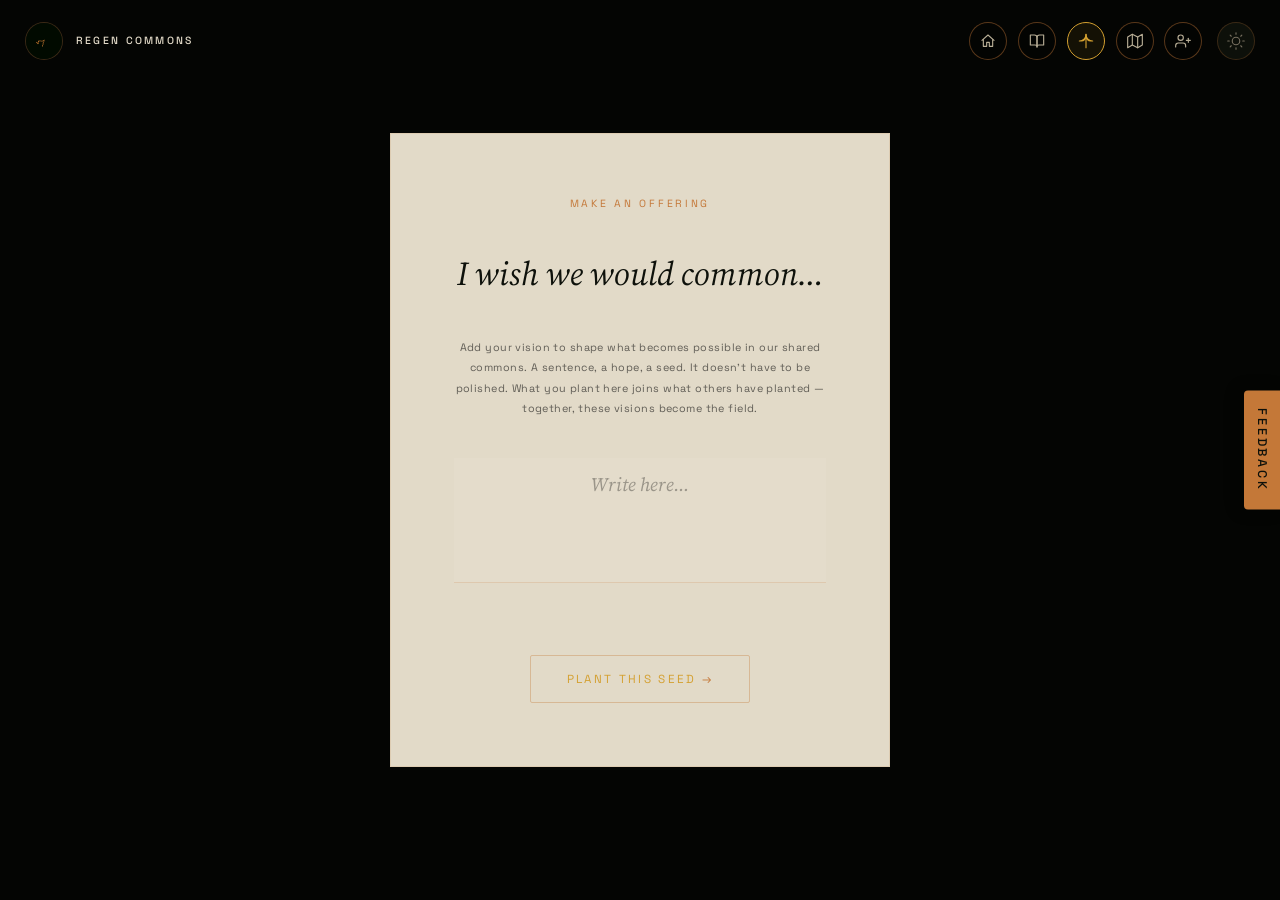
<file: seeds.html>
<!DOCTYPE html>
<html lang="en">
<head>
  <meta charset="UTF-8" />
  <meta name="viewport" content="width=device-width, initial-scale=1.0" />
  <title>Regen Commons — Plant a Seed</title>
  <link rel="preconnect" href="https://fonts.googleapis.com" />
  <link rel="preconnect" href="https://fonts.gstatic.com" crossorigin />
  <link href="https://fonts.googleapis.com/css2?family=Fraunces:ital,opsz,wght@0,9..144,300;0,9..144,400;0,9..144,500;0,9..144,700;1,9..144,400&family=Source+Serif+4:ital,wght@0,380;0,400;0,500;0,600;1,400&family=Space+Grotesk:wght@400;500;600&display=swap" rel="stylesheet" />
  <link rel="stylesheet" href="style.css" />
  <script>(function(){var t=localStorage.getItem('rc-theme')||'dark';document.documentElement.setAttribute('data-theme',t)})()</script>
  <style>
    /* Hide form immediately when arriving from learn page (#planted) so
       there's no flash of the form before the threshold sequence plays. */
    html.planted #declaration-form-ui { opacity: 0 !important; }
  </style>
  <script>
    (function () {
      if (window.location.hash === '#planted') {
        document.documentElement.classList.add('planted');
      }
    })();
  </script>
</head>
<body data-page="seeds">

  <a href="index.html" class="logo-mark" data-easter-egg>
    <canvas id="logo-canvas" width="76" height="76"></canvas>
    <span class="logo-mark-label">Regen Commons</span>
  </a>

  <button class="theme-toggle" id="theme-toggle" aria-label="Toggle light/dark mode">
    <svg class="icon-sun" viewBox="0 0 24 24"><circle cx="12" cy="12" r="5"/><line x1="12" y1="1" x2="12" y2="3"/><line x1="12" y1="21" x2="12" y2="23"/><line x1="4.22" y1="4.22" x2="5.64" y2="5.64"/><line x1="18.36" y1="18.36" x2="19.78" y2="19.78"/><line x1="1" y1="12" x2="3" y2="12"/><line x1="21" y1="12" x2="23" y2="12"/><line x1="4.22" y1="19.78" x2="5.64" y2="18.36"/><line x1="18.36" y1="5.64" x2="19.78" y2="4.22"/></svg>
    <svg class="icon-moon" viewBox="0 0 24 24"><path d="M21 12.79A9 9 0 1 1 11.21 3 7 7 0 0 0 21 12.79z"/></svg>
  </button>

  <nav class="page-nav" aria-label="Site navigation">
    <a href="index.html" class="page-nav-dot" data-label="Home"><svg viewBox="0 0 24 24"><path d="M3 11l9-8 9 8"/><path d="M5 10v10h5v-6h4v6h5V10"/></svg></a>
    <a href="learn.html" class="page-nav-dot" data-label="Learn"><svg viewBox="0 0 24 24"><path d="M2 3h6a4 4 0 0 1 4 4v14a3 3 0 0 0-3-3H2z"/><path d="M22 3h-6a4 4 0 0 0-4 4v14a3 3 0 0 1 3-3h7z"/></svg></a>
    <a href="learn.html#plant" class="page-nav-dot active" data-label="Plant"><svg viewBox="0 0 24 24"><path d="M12 22V8"/><path d="M5 12H2a10 10 0 0 0 10-10v3a7 7 0 0 1-7 7z"/><path d="M19 12h3a10 10 0 0 1-10-10v3a7 7 0 0 0 7 7z"/></svg></a>
    <a href="map.html" class="page-nav-dot" data-label="Map"><svg viewBox="0 0 24 24"><polygon points="1 6 1 22 8 18 16 22 23 18 23 2 16 6 8 2 1 6"/><line x1="8" y1="2" x2="8" y2="18"/><line x1="16" y1="6" x2="16" y2="22"/></svg></a>
    <a href="join.html" class="page-nav-dot" data-label="Join"><svg viewBox="0 0 24 24"><path d="M16 21v-2a4 4 0 0 0-4-4H5a4 4 0 0 0-4 4v2"/><circle cx="8.5" cy="7" r="4"/><line x1="20" y1="8" x2="20" y2="14"/><line x1="23" y1="11" x2="17" y2="11"/></svg></a>
  </nav>

  <!-- Mycelium background (z-index: 0 from CSS) -->
  <canvas id="mycelium-canvas"></canvas>
  <!-- Seed field canvas sits above mycelium -->
  <canvas id="bubble-canvas"></canvas>

  <!-- STATE 1: The form, shown until submission -->
  <div class="declaration-ui" id="declaration-form-ui">
    <div class="declaration-inner declaration-card declaration-card--pulse">
      <span class="declaration-eyebrow">Make an offering</span>
      <p class="declaration-prompt">I wish we would common&hellip;</p>
      <p class="declaration-sub">
        Add your vision to shape what becomes possible in our shared commons.
        A sentence, a hope, a seed. It doesn't have to be polished.
        What you plant here joins what others have planted — together, these visions become the field.
      </p>
      <textarea
        id="vision-input"
        class="declaration-textarea"
        rows="3"
        placeholder="Write here…"
        aria-label="Your vision for the commons"
      ></textarea>
      <button class="btn" id="offer-btn"><span class="btn-label">Plant this seed</span> &rarr;</button>
    </div>
  </div>

  <!-- STATE 2: The threshold moment — user's vision appears alone first -->
  <div class="threshold-moment" id="threshold-moment" style="display:none;">
    <div class="threshold-inner">
      <p class="threshold-vision" id="threshold-vision-text"></p>
    </div>
  </div>

  <!-- STATE 3: Seed field UI overlay (shown after threshold pause) -->
  <div class="bubble-ui" id="bubble-ui">
    <div class="bubble-counter" id="bubble-counter"></div>
    <div class="bubble-cta">
      <span class="bubble-cta-label">Your seed has been planted.</span>
      <button class="btn btn-primary" id="enter-commons-btn"><span class="btn-label">Make it Real</span> &rarr;</button>
    </div>
  </div>

  <script src="logo-canvas.js"></script>
  <script src="canvas.js"></script>
  <script src="script.js"></script>
  <script>initCanvas(3);</script>
</body>
</html>
</file>
<file: style.css>
/*
  REGEN COMMONS — v4
  Warm vellum. Botanical field notebook. Circuit-board organisms.
  Reference: Decompose the Empire / Cykofa / alifeelectric parallax layers
*/

/* ── TOKENS ──────────────────────────────────────────────────────────────── */
:root {
  --font-serif: 'Source Serif 4', Georgia, serif;
  --font-display: 'Fraunces', Georgia, serif;
  --font-sans: 'Space Grotesk', system-ui, sans-serif;
  --font-mono:  'Courier New', Courier, monospace;
  --pad: clamp(1.8rem, 6vw, 5rem);
  --card-radius: 2px;
}

/* ── DARK THEME — default (Decompose the Empire — botanical darkness) ── */
:root {
  --paper:      #0D100A;
  --parchment:  #141810;
  --vellum:     #1C2118;

  --ink:        #E2DAC8;
  --ink-mid:    #B8AE96;
  --ink-dim:    #787060;

  --forest:     #7AAA6A;
  --moss:       #8EC472;
  --circuit:    #6A9A78;
  --sage:       #A5C490;

  --copper:     #C47838;
  --gold:       #D4A030;
  --amber:      #E07830;

  --signal:     #5AACCC;
  --teal:       #48B890;

  --copper-rgb: 196, 120, 56;
  --forest-rgb: 122, 170, 106;
  --gold-rgb: 212, 160, 48;
  --teal-rgb: 72, 184, 144;
  --forest-glow: rgba(122, 170, 106, 0.10);
  --grain-blend: screen;
  --grain-opacity: 0.12;
}

/* ── LIGHT THEME (warm vellum field notebook) ──────────────────────────── */
[data-theme="light"] {
  --paper:      #EDE5D4;
  --parchment:  #E0D6C0;
  --vellum:     #D2C5AA;

  --ink:        #1A1408;
  --ink-mid:    #4A3E2C;
  --ink-dim:    #8A7A60;

  --forest:     #1E3A10;
  --moss:       #3C6618;
  --circuit:    #4A7A58;
  --sage:       #7A9A60;

  --copper:     #944818;
  --gold:       #A87010;
  --amber:      #C05210;

  --signal:     #2A6888;
  --teal:       #1A7860;

  --copper-rgb: 148, 72, 24;
  --forest-rgb: 30, 58, 16;
  --gold-rgb: 168, 112, 16;
  --teal-rgb: 26, 120, 96;
  --forest-glow: rgba(30, 58, 16, 0.12);
  --grain-blend: multiply;
  --grain-opacity: 0.35;
}

/* ── PER-PAGE ACCENT — one dominant color per page ─────────────────────── */
body[data-page="landing"]     { --accent: var(--forest); --accent-rgb: var(--forest-rgb); }
body[data-page="learn"]       { --accent: var(--copper); --accent-rgb: var(--copper-rgb); }
body[data-page="seeds"]       { --accent: var(--gold);   --accent-rgb: 212, 160, 48; }
body[data-page="join"]        { --accent: var(--copper); --accent-rgb: var(--copper-rgb); }
body[data-page="map"]         { --accent: var(--teal);   --accent-rgb: 72, 184, 144; }

/* ── RESET ───────────────────────────────────────────────────────────────── */
*, *::before, *::after { box-sizing: border-box; margin: 0; padding: 0; }
html { font-size: 18px; scroll-behavior: smooth; }

body {
  font-family: var(--font-serif);
  color: var(--ink);
  background: var(--paper);
  min-height: 100vh;
  overflow-x: hidden;
}

/* ── PAPER GRAIN TEXTURE — very subtle, never interferes with reading ───── */
body::after {
  content: '';
  position: fixed; inset: 0;
  z-index: 9000;
  pointer-events: none;
  background-image: url("data:image/svg+xml,%3Csvg xmlns='http://www.w3.org/2000/svg' width='200' height='200'%3E%3Cfilter id='n'%3E%3CfeTurbulence type='fractalNoise' baseFrequency='0.85' numOctaves='4' stitchTiles='stitch'/%3E%3CfeColorMatrix type='saturate' values='0'/%3E%3C/filter%3E%3Crect width='200' height='200' filter='url(%23n)' opacity='0.04'/%3E%3C/svg%3E");
  background-repeat: repeat;
  background-size: 200px 200px;
  mix-blend-mode: var(--grain-blend);
  opacity: var(--grain-opacity);
}

/* ── CANVAS ──────────────────────────────────────────────────────────────── */
#mycelium-canvas {
  position: fixed; top: 0; left: 0;
  width: 100%; height: 100%;
  pointer-events: none;
  z-index: 0;
}
/* Map page — solid background, no mycelium overlay */
body[data-page="map"] #mycelium-canvas { display: none; }

/* ── SCROLL REVEAL ───────────────────────────────────────────────────────── */
.reveal {
  opacity: 0;
  transform: translateY(18px);
  transition: opacity 1.0s cubic-bezier(0.16, 1, 0.3, 1),
              transform 1.0s cubic-bezier(0.16, 1, 0.3, 1);
}
.reveal.visible { opacity: 1; transform: translateY(0); }
.reveal-slow { transition-duration: 1.5s; }
.reveal-delay-1 { transition-delay: 0.10s; }
.reveal-delay-2 { transition-delay: 0.22s; }
.reveal-delay-3 { transition-delay: 0.36s; }

/* ── TYPOGRAPHY ──────────────────────────────────────────────────────────── */
p {
  font-family: var(--font-serif);
  color: var(--ink-mid);
  line-height: 1.88;
  margin-bottom: 1.5em;
  font-size: 1.05rem;
}
p:last-child { margin-bottom: 0; }

.mono {
  font-family: var(--font-sans);
  font-size: 0.6rem;
  letter-spacing: 0.22em;
  text-transform: uppercase;
  color: var(--accent, var(--gold));
}

/* ── ORGANIC BLOB BUTTONS (Symphony of Vines technique) ──────────────────── */
.btn {
  display: inline-block;
  position: relative;
  font-family: var(--font-sans);
  font-size: 0.65rem;
  letter-spacing: 0.20em;
  text-transform: uppercase;
  padding: 1rem 2.4rem;
  border: none;
  background: none;
  color: var(--accent, var(--forest));
  text-decoration: none;
  cursor: pointer;
  margin-top: 2.2rem;
  overflow: visible;
}
.btn-label {
  position: relative;
  z-index: 1;
  transition: color 0.3s cubic-bezier(.25,1,.5,1);
  color: var(--accent, var(--forest));
}
.btn-blob {
  position: absolute;
  top: -4px; left: -8px;
  width: calc(100% + 16px);
  height: calc(100% + 8px);
  overflow: visible;
  pointer-events: none;
  color: var(--accent, var(--forest));
  transition: color 0.3s, filter 0.3s;
  filter: drop-shadow(0 0 4px rgba(var(--accent-rgb, var(--forest-rgb)),0.12));
}
.btn-blob path {
  transition: stroke-width 0.3s;
}
.btn:hover .btn-blob {
  color: var(--accent, var(--forest));
  filter: drop-shadow(0 0 8px rgba(var(--accent-rgb, var(--forest-rgb)),0.25));
}
.btn:hover .btn-blob path {
  stroke-width: 1.8;
}
.btn:hover .btn-label {
  color: var(--accent, var(--forest));
}
/* Blob breathing animation */
@keyframes blob-breathe {
  0%, 100% { transform: scaleX(1) scaleY(1); }
  33%      { transform: scaleX(1.015) scaleY(0.99); }
  66%      { transform: scaleX(0.99) scaleY(1.015); }
}
.btn-blob { animation: blob-breathe 6s ease-in-out infinite; }

/* ── Simple outlined button for declaration cards ─────────────────────────── */
.declaration-card .btn {
  border: 1.5px solid rgba(var(--copper-rgb), 0.35);
  border-radius: 2px;
  padding: 0.85rem 2rem;
  color: var(--copper);
  transition: border-color 0.3s, background 0.3s, color 0.3s;
}
.declaration-card .btn:hover {
  border-color: var(--copper);
  background: rgba(var(--copper-rgb), 0.08);
}
[data-theme="light"] .declaration-card .btn {
  color: var(--copper);
  border-color: rgba(var(--copper-rgb), 0.4);
}

/* ── ANIMATED WAVY UNDERLINES ────────────────────────────────────────────── */
.wavy-link {
  position: relative;
  text-decoration: none;
  display: inline-block;
}
.wavy-link::after {
  content: '';
  position: absolute;
  bottom: -3px; left: 0;
  width: 200%;
  height: 4px;
  background-image: url("data:image/svg+xml,%3Csvg xmlns='http://www.w3.org/2000/svg' viewBox='0 0 120 6' preserveAspectRatio='none'%3E%3Cpath d='M0 3 Q15 0 30 3 Q45 6 60 3 Q75 0 90 3 Q105 6 120 3' stroke='%23C47838' stroke-width='1' fill='none' opacity='0.5'/%3E%3C/svg%3E");
  background-size: 60px 4px;
  background-repeat: repeat-x;
  animation: wave-slide 4s linear infinite;
}
@keyframes wave-slide {
  from { transform: translateX(0); }
  to   { transform: translateX(-50%); }
}

/* ── LINO-CUT ROUGH EDGE FILTER — apply via class .lino ─────────────────── */
.lino {
  filter: url("data:image/svg+xml,%3Csvg xmlns='http://www.w3.org/2000/svg'%3E%3Cfilter id='lino'%3E%3CfeTurbulence type='turbulence' baseFrequency='0.04' numOctaves='4' seed='2'/%3E%3CfeDisplacementMap in='SourceGraphic' scale='2.5'/%3E%3C/filter%3E%3C/svg%3E#lino");
}

/* loader removed */

/* ══════════════════════════════════════════════════════════════════════════
   PAGE 1: LANDING
   ══════════════════════════════════════════════════════════════════════════ */

/* Fixed organism plates — alifeelectric parallax technique */
/* Subtle enough to not interfere with text — decorative only */
.organism-fixed {
  position: fixed;
  pointer-events: none;
  z-index: 1;
  will-change: transform;
  opacity: 0.45;
}

/* Veil removed — content sections handle their own backgrounds */
.depth-veil { display: none; }

/* ── HERO ── */
.hero {
  position: relative; z-index: 2;
  min-height: 100vh;
  display: flex;
  flex-direction: column;
  justify-content: center;
  align-items: center;
  text-align: center;
  padding: 8rem var(--pad) 6rem;
}

.hero-label {
  font-family: var(--font-sans);
  font-size: 0.6rem;
  letter-spacing: 0.26em;
  text-transform: uppercase;
  color: var(--accent, var(--gold));
  margin-bottom: 2rem;
  display: block;
}

.hero-title {
  font-family: var(--font-display);
  font-size: clamp(4.5rem, 11vw, 9rem);
  font-weight: 300;
  line-height: 0.90;
  letter-spacing: -0.04em;
  color: var(--ink);
  margin-bottom: 3rem;
  position: relative;
}
.hero-title em {
  font-style: italic;
  color: var(--accent, var(--forest));
  text-shadow: 2px -1.5px 0 rgba(var(--copper-rgb), 0.10);
}

.hero-body {
  max-width: 540px;
  font-size: 1.05rem;
  line-height: 1.88;
  color: var(--ink-mid);
}

/* Scroll indicator — animated chevrons */
.hero-scroll-indicator {
  display: flex;
  flex-direction: column;
  align-items: center;
  margin-top: 3rem;
  text-decoration: none;
  color: var(--ink-dim);
  transition: color 0.3s;
}
.hero-scroll-indicator:hover { color: var(--accent, var(--forest)); }
.scroll-chevrons { overflow: visible; }
.chevron {
  opacity: 0;
  animation: chevron-pulse 2s ease-in-out infinite;
}
.chevron-1 { animation-delay: 0s; }
.chevron-2 { animation-delay: 0.25s; }
.chevron-3 { animation-delay: 0.5s; }
@keyframes chevron-pulse {
  0%   { opacity: 0; transform: translateY(-4px); }
  40%  { opacity: 1; transform: translateY(0); }
  80%, 100% { opacity: 0; transform: translateY(4px); }
}
@keyframes drift-down {
  0%, 100% { transform: translateY(0); }
  50%       { transform: translateY(6px); }
}

/* Keep old class for backward compat */
.hero-scroll {
  position: absolute;
  bottom: 2.8rem; right: var(--pad);
  font-family: var(--font-sans);
  font-size: 0.52rem;
  letter-spacing: 0.2em;
  text-transform: uppercase;
  color: var(--ink-dim);
  writing-mode: vertical-rl;
  animation: drift-down 2.8s ease-in-out infinite;
}

/* ── STRATA DIVIDER ── */
.strata {
  position: relative; z-index: 2;
  width: 100%; height: 1px;
  background: linear-gradient(90deg,
    transparent 0%,
    rgba(var(--copper-rgb), 0.08) 8%,
    rgba(var(--copper-rgb), 0.22) 40%,
    rgba(var(--copper-rgb), 0.22) 60%,
    rgba(var(--copper-rgb), 0.08) 92%,
    transparent 100%);
}
.strata-label {
  position: absolute;
  right: var(--pad); top: -0.65rem;
  font-family: var(--font-sans);
  font-size: 0.50rem;
  letter-spacing: 0.16em;
  text-transform: uppercase;
  color: var(--accent, var(--copper));
  background: var(--paper);
  padding: 0 0.5rem;
  opacity: 0.7;
}

/* ── STRATA VARIANTS ── */
.strata--ornament {
  background: none;
  height: auto;
  text-align: center;
  padding: 3rem 0;
}
.strata--ornament::before {
  content: '\2766'; /* ❦ fleuron */
  display: block;
  font-size: 1.4rem;
  color: var(--copper);
  opacity: 0.55;
}
.strata--ornament .strata-label { display: none; }

.strata--space {
  background: none;
  height: 10rem;
}
.strata--space .strata-label { display: none; }

/* ── CONTEXT ── */
.context {
  position: relative; z-index: 2;
  padding: 8rem var(--pad);
  max-width: 800px;
  margin-left: auto;
  margin-right: auto;
  text-align: center;
  background: var(--paper);
}
.context-label { display: block; margin-bottom: 2.2rem; }
.context h2 {
  font-family: var(--font-display);
  font-size: clamp(2rem, 4vw, 3rem);
  font-weight: 400;
  line-height: 1.15;
  color: var(--ink);
  margin-bottom: 2.8rem;
}
.context p { max-width: 680px; margin-left: auto; margin-right: auto; }
.context-tagline {
  font-family: var(--font-display);
  font-size: clamp(1.3rem, 2.5vw, 1.8rem);
  font-weight: 300;
  color: var(--ink);
  margin-top: 0.5rem;
}

.rule {
  display: flex; align-items: center; gap: 1.2rem;
  margin: 3.2rem 0;
}
.rule::before {
  content: '';
  display: block;
  width: 40px; height: 1px;
  background: var(--copper);
  opacity: 0.45;
  flex-shrink: 0;
}
.rule span {
  font-family: var(--font-sans);
  font-size: 0.57rem;
  letter-spacing: 0.16em;
  text-transform: uppercase;
  color: var(--ink-dim);
}

.topo {
  width: 100%; max-width: 520px;
  margin: 3.8rem 0;
  opacity: 0.5;
}

/* ── RINGS ── */
.rings {
  position: relative; z-index: 2;
  padding: 0 var(--pad) 8rem;
  max-width: 720px;
  background: var(--paper);
}
.rings-label { display: block; margin-bottom: 2.8rem; }

.ring-row {
  display: grid;
  grid-template-columns: 80px 1fr;
  gap: 2.5rem;
  align-items: start;
  padding: 2.2rem 0;
  border-top: 1px solid rgba(var(--copper-rgb), 0.10);
}
.ring-row:last-child { border-bottom: 1px solid rgba(var(--copper-rgb), 0.10); }

.ring-depth {
  font-family: var(--font-sans);
  font-size: 0.55rem;
  letter-spacing: 0.12em;
  text-transform: uppercase;
  color: var(--copper);
  padding-top: 0.2rem;
}
.ring-title {
  font-size: 1.1rem;
  color: var(--ink);
  margin-bottom: 0.5rem;
  font-weight: 500;
}
.ring-body {
  font-size: 0.90rem;
  line-height: 1.78;
  color: var(--ink-mid);
  margin-bottom: 0;
}

/* ── BRIDGE — "What do you already tend?" ── */
.bridge {
  position: relative; z-index: 2;
  padding: 5rem var(--pad);
  max-width: 680px;
  text-align: center;
  margin: 0 auto;
}
.bridge-prompt {
  font-family: var(--font-display);
  font-size: clamp(1.3rem, 2.5vw, 1.8rem);
  font-weight: 300;
  font-style: italic;
  color: var(--ink);
  margin-bottom: 2.5rem;
  line-height: 1.4;
}
.bridge-tags {
  display: flex;
  flex-wrap: wrap;
  gap: 0.6rem;
  justify-content: center;
  margin-bottom: 2.5rem;
}
.bridge-tag {
  font-family: var(--font-sans);
  font-size: 0.68rem;
  font-weight: 400;
  letter-spacing: 0.08em;
  padding: 0.6rem 1.2rem;
  border: 1px solid rgba(var(--accent-rgb, var(--forest-rgb)), 0.2);
  background: none;
  color: var(--ink-mid);
  cursor: pointer;
  transition: all 0.35s cubic-bezier(.25,1,.5,1);
  border-radius: 1px;
}
.bridge-tag:hover {
  border-color: rgba(var(--accent-rgb, var(--forest-rgb)), 0.45);
  color: var(--ink);
}
.bridge-tag.selected {
  background: rgba(var(--accent-rgb, var(--forest-rgb)), 0.12);
  border-color: var(--accent, var(--forest));
  color: var(--accent, var(--forest));
  transform: scale(1.05);
}
.bridge-response {
  font-family: var(--font-serif);
  font-size: 0.95rem;
  font-style: italic;
  color: var(--ink-mid);
  opacity: 0;
  transform: translateY(8px);
  transition: opacity 0.6s ease, transform 0.6s ease;
}
.bridge-response.visible {
  opacity: 1;
  transform: translateY(0);
}
.bridge-response.easter-egg {
  color: var(--accent, var(--forest));
  font-style: normal;
  font-weight: 500;
  font-family: var(--font-display);
  font-size: 1.1rem;
}

/* ── CTA ── */
.cta {
  position: relative; z-index: 2;
  padding: 6rem var(--pad) 10rem;
  border-top: 1px solid rgba(var(--copper-rgb), 0.08);
  background: var(--paper);
}
.cta p:not(.cta-heading) { font-size: 1.1rem; max-width: 440px; line-height: 2; margin-bottom: 0; }
.cta--centered {
  text-align: center;
  display: flex;
  flex-direction: column;
  align-items: center;
}
.cta-heading {
  font-family: var(--font-display);
  font-size: clamp(1.3rem, 2.5vw, 1.8rem);
  font-weight: 300;
  font-style: italic;
  color: var(--ink);
  margin-bottom: 2rem;
  max-width: 500px;
}
.btn--large {
  font-size: 0.75rem;
  padding: 1.3rem 3.2rem;
  letter-spacing: 0.22em;
}


/* ══════════════════════════════════════════════════════════════════════════
   PAGE 2: LEARN — field notebook steps
   ══════════════════════════════════════════════════════════════════════════ */

.learn-page {
  position: relative; z-index: 2;
  min-height: 100vh;
  display: flex;
  flex-direction: column;
  justify-content: center;
  padding: 6rem var(--pad);
}

.progress-dots {
  display: flex; gap: 0.6rem;
  margin-bottom: 3.5rem;
}
.dot {
  width: 7px; height: 7px;
  border-radius: 50%;
  background: var(--vellum);
  border: 1px solid var(--ink-dim);
  transition: background 0.35s, border-color 0.35s;
}
.dot.active {
  background: var(--accent, var(--forest));
  border-color: var(--accent, var(--forest));
}

.step { display: none; }
.step.active { display: block; }

.step-content {
  max-width: 600px;
  border: 1.5px solid rgba(var(--copper-rgb), 0.18);
  padding: clamp(2.5rem, 6vw, 4rem);
  background: var(--paper);
  position: relative;
}

.step-content h2 {
  font-family: var(--font-display);
  font-size: clamp(1.6rem, 3.5vw, 2.4rem);
  font-weight: 400;
  line-height: 1.18;
  color: var(--ink);
  margin-bottom: 1.8rem;
}
.step-content p {
  font-size: 1.02rem;
  line-height: 2.0;
  margin-bottom: 1.6em;
}

.step-botanical {
  position: absolute;
  top: -2rem; right: -2.5rem;
  pointer-events: none;
  opacity: 0.55;
}
@media (max-width: 680px) { .step-botanical { display: none; } }


/* ══════════════════════════════════════════════════════════════════════════
   PAGE 3: DECLARATION
   ══════════════════════════════════════════════════════════════════════════ */

#bubble-canvas {
  position: fixed; inset: 0;
  width: 100%; height: 100%;
  z-index: 1;
  cursor: crosshair;
}

.declaration-ui {
  position: relative; z-index: 2;
  min-height: 100vh;
  display: flex;
  align-items: center;
  justify-content: center;
  padding: var(--pad);
}

.declaration-inner {
  max-width: 500px;
  width: 500px;
  text-align: center;
}
/* Declaration card: inverted colors — light card on dark bg, dark card on light bg */
.declaration-card {
  background: var(--ink);
  color: var(--paper);
  border: 1px solid rgba(var(--copper-rgb), 0.15);
  padding: clamp(2rem, 5vw, 3.5rem);
}
.declaration-card .declaration-eyebrow { color: var(--copper); }
.declaration-card .declaration-prompt { color: var(--paper); }
.declaration-card .declaration-sub { color: rgba(0,0,0,0.58); }
.declaration-card .declaration-textarea {
  background: rgba(255,255,255,0.06);
  color: rgba(0,0,0,0.72);
  border-color: rgba(var(--copper-rgb), 0.2);
}
.declaration-card .declaration-textarea::placeholder { color: rgba(0,0,0,0.32); }
.declaration-card .declaration-textarea:focus { border-color: var(--copper); }

/* Light mode: still dark card */
[data-theme="light"] .declaration-card {
  background: #1A1408;
  color: #EDE5D4;
}
[data-theme="light"] .declaration-card .declaration-prompt { color: #EDE5D4; }
[data-theme="light"] .declaration-card .declaration-sub { color: rgba(237,229,212,0.65); }
[data-theme="light"] .declaration-card .declaration-textarea {
  background: rgba(255,255,255,0.08);
  color: rgba(237,229,212,0.85);
}
[data-theme="light"] .declaration-card .declaration-textarea::placeholder { color: rgba(237,229,212,0.35); }
[data-theme="light"] .declaration-card .declaration-textarea:focus { border-color: var(--copper); }

/* Pulse: draws attention to the planting card as the one affordance on the page */
@keyframes declaration-card-pulse {
  0%, 100% { box-shadow: 0 0 0 0 rgba(var(--copper-rgb), 0.0), 0 0 0 0 rgba(var(--copper-rgb), 0.0); }
  50%      { box-shadow: 0 0 0 6px rgba(var(--copper-rgb), 0.10), 0 0 32px 4px rgba(var(--copper-rgb), 0.18); }
}
.declaration-card--pulse {
  animation: declaration-card-pulse 3.2s ease-in-out infinite;
}
.declaration-card--pulse:focus-within {
  animation: none;
}

.declaration-eyebrow {
  display: block;
  font-family: var(--font-sans);
  font-size: 0.58rem;
  letter-spacing: 0.26em;
  text-transform: uppercase;
  color: var(--accent, var(--gold));
  margin-bottom: 2.2rem;
}

.declaration-prompt {
  font-size: clamp(1.4rem, 3vw, 1.85rem);
  font-style: italic;
  color: var(--ink);
  line-height: 1.42;
  margin-bottom: 2.2rem;
}

.declaration-sub {
  font-family: var(--font-sans);
  font-size: 0.60rem;
  letter-spacing: 0.04em;
  color: var(--ink-dim);
  line-height: 1.9;
  margin-bottom: 2.2rem;
}

.declaration-textarea {
  width: 100%;
  background: transparent;
  border: none;
  border-bottom: 1.5px solid rgba(var(--copper-rgb), 0.30);
  font-family: var(--font-serif);
  font-size: 1.05rem;
  line-height: 1.8;
  color: var(--ink);
  padding: 0.5rem 0 0.7rem;
  resize: none;
  outline: none;
  text-align: center;
  display: block;
  margin-bottom: 1.8rem;
}
.declaration-textarea::placeholder {
  color: var(--ink-dim);
  font-style: italic;
}
.declaration-textarea:focus {
  border-color: var(--accent, var(--gold));
}

.declaration-note {
  font-family: var(--font-sans);
  font-size: 0.57rem;
  letter-spacing: 0.09em;
  color: var(--ink-dim);
  line-height: 1.9;
  margin-bottom: 0;
}

@keyframes shake {
  0%, 100% { transform: translateX(0); }
  25%       { transform: translateX(-8px); }
  75%       { transform: translateX(8px); }
}
.shake { animation: shake 0.3s ease; }

/* Bubble field overlay */
.bubble-ui {
  position: fixed; inset: 0;
  z-index: 3;
  display: none;
  pointer-events: none;
}
.bubble-ui.visible { display: block; }

.bubble-counter {
  position: absolute;
  top: 50%;
  left: 2.5rem;
  transform: translateY(-50%);
  font-family: var(--font-sans);
  font-size: 0.52rem;
  letter-spacing: 0.18em;
  text-transform: uppercase;
  color: var(--ink-mid);
  writing-mode: vertical-rl;
  text-orientation: mixed;
  rotate: 180deg;
}

.bubble-cta {
  position: absolute;
  top: 50%;
  right: 2.5rem;
  transform: translateY(-50%);
  pointer-events: all;
  text-align: center;
  white-space: nowrap;
}

.bubble-cta-label {
  display: block;
  font-family: var(--font-sans);
  font-size: 0.52rem;
  letter-spacing: 0.18em;
  text-transform: uppercase;
  color: var(--ink-mid);
  margin-bottom: 0.8rem;
}

/* ── THRESHOLD MOMENT — user's vision appears alone before field ── */
.threshold-moment {
  position: fixed;
  inset: 0;
  z-index: 5;
  display: flex;
  align-items: center;
  justify-content: center;
  padding: var(--pad);
}
.threshold-inner {
  max-width: 520px;
  text-align: center;
}
.threshold-vision {
  font-family: var(--font-display);
  font-size: clamp(1.4rem, 3vw, 2rem);
  font-weight: 300;
  font-style: italic;
  line-height: 1.55;
  color: var(--accent, var(--gold));
  margin: 0;
  text-align: center;
}

/* ── ARRIVAL ECHO (map page — first visit) ── */
.arrival-echo {
  position: relative;
  z-index: 2;
  padding: 6rem var(--pad) 4rem;
  max-width: 680px;
  margin: 0 auto;
  text-align: center;
}
.arrival-echo-label {
  font-family: var(--font-sans);
  font-size: 0.6rem;
  letter-spacing: 0.22em;
  text-transform: uppercase;
  color: var(--accent, var(--teal));
  display: block;
  margin-bottom: 2.5rem;
}
.arrival-echo-vision {
  font-family: var(--font-display);
  font-size: clamp(1.3rem, 2.5vw, 1.8rem);
  font-weight: 300;
  font-style: italic;
  line-height: 1.5;
  color: var(--ink);
  border: none;
  margin: 0 0 2.5rem;
  padding: 0;
}
.arrival-echo-other {
  font-family: var(--font-serif);
  font-size: 0.88rem;
  font-style: italic;
  color: var(--ink-dim);
  line-height: 1.7;
  margin-bottom: 0.8rem;
}
.arrival-echo-continue {
  font-family: var(--font-serif);
  font-size: 0.95rem;
  color: var(--ink-mid);
  margin-top: 3rem;
  line-height: 1.8;
}

/* ── WELCOME BACK (map page — returning visitor) ── */
.welcome-back {
  position: relative;
  z-index: 2;
  padding: 4rem var(--pad) 3rem;
  max-width: 680px;
  margin: 0 auto;
}
.welcome-back-label {
  font-family: var(--font-display);
  font-size: clamp(1.6rem, 3vw, 2.2rem);
  font-weight: 300;
  color: var(--ink);
  display: block;
  margin-bottom: 1.8rem;
}
.welcome-back-item {
  font-family: var(--font-serif);
  font-size: 0.92rem;
  color: var(--ink-mid);
  line-height: 1.8;
  padding-left: 1.2rem;
  border-left: 2px solid rgba(var(--accent-rgb, var(--teal-rgb)), 0.3);
  margin-bottom: 0.8rem;
}

/* ── ENTRY PATHS (map page — three doorways) ── */
.entry-paths {
  position: relative;
  z-index: 2;
  padding: 2rem var(--pad) 4rem;
  max-width: 900px;
  margin: 0 auto;
}
.entry-paths-heading {
  font-family: var(--font-display);
  font-size: clamp(1.6rem, 3vw, 2.2rem);
  font-weight: 300;
  font-style: italic;
  color: var(--ink);
  text-align: center;
  margin-bottom: 2.5rem;
}
.entry-paths-grid {
  display: grid;
  grid-template-columns: repeat(3, 1fr);
  gap: 1.5rem;
}
@media (max-width: 640px) {
  .entry-paths-grid { grid-template-columns: 1fr; }
}
.entry-path {
  display: flex;
  flex-direction: column;
  align-items: center;
  text-align: center;
  text-decoration: none;
  padding: 2.2rem 1.5rem;
  border: 1px solid rgba(var(--accent-rgb, var(--teal-rgb)), 0.15);
  background: rgba(var(--accent-rgb, var(--teal-rgb)), 0.03);
  transition: border-color 0.3s, background 0.3s;
}
.entry-path:hover {
  border-color: rgba(var(--accent-rgb, var(--teal-rgb)), 0.35);
  background: rgba(var(--accent-rgb, var(--teal-rgb)), 0.06);
}
.entry-path-icon {
  margin-bottom: 1rem;
  color: var(--accent, var(--teal));
}
.entry-path-icon svg { width: 28px; height: 28px; stroke: currentColor; fill: none; stroke-width: 1.5; }
.entry-path-title {
  font-family: var(--font-display);
  font-size: 1.1rem;
  font-weight: 400;
  color: var(--ink);
  margin-bottom: 0.4rem;
}
.entry-path-desc {
  font-family: var(--font-serif);
  font-size: 0.82rem;
  color: var(--ink-mid);
  line-height: 1.6;
}

/* ── KNOWLEDGE COMMONS (elevated section) ── */
.knowledge-commons {
  position: relative;
  z-index: 2;
  padding: 4rem var(--pad) 5rem;
  max-width: 900px;
  margin: 0 auto;
}
.kc-header { margin-bottom: 3rem; }
.kc-header h2 {
  font-family: var(--font-display);
  font-size: clamp(1.8rem, 3.5vw, 2.6rem);
  font-weight: 300;
  color: var(--ink);
  margin-bottom: 1rem;
}
.kc-header p {
  max-width: 560px;
  font-size: 0.95rem;
  color: var(--ink-mid);
}
.kc-query {
  display: flex;
  gap: 0.8rem;
  margin-bottom: 2.5rem;
}
.kc-query-input {
  flex: 1;
  font-family: var(--font-serif);
  font-size: 1rem;
  padding: 0.9rem 1.2rem;
  border: 1.5px solid rgba(var(--accent-rgb, var(--teal-rgb)), 0.25);
  background: rgba(var(--accent-rgb, var(--teal-rgb)), 0.04);
  color: var(--ink);
  outline: none;
  transition: border-color 0.3s;
}
.kc-query-input:focus {
  border-color: var(--accent, var(--teal));
}
.kc-query-input::placeholder { color: var(--ink-dim); }
.kc-query-btn { margin-top: 0; }
.kc-recent-label {
  font-family: var(--font-sans);
  font-size: 0.55rem;
  letter-spacing: 0.18em;
  text-transform: uppercase;
  color: var(--ink-dim);
  display: block;
  margin-bottom: 0.6rem;
}
.kc-recent-list {
  list-style: none;
  padding: 0;
}
.kc-recent-list li {
  font-family: var(--font-serif);
  font-size: 0.88rem;
  font-style: italic;
  color: var(--ink-mid);
  padding: 0.4rem 0;
  border-bottom: 1px solid rgba(var(--copper-rgb), 0.06);
}
.kc-reading-grid {
  display: grid;
  grid-template-columns: repeat(3, 1fr);
  gap: 1rem;
  margin-top: 1rem;
}
@media (max-width: 640px) { .kc-reading-grid { grid-template-columns: 1fr; } }
.kc-reading-card {
  padding: 1.4rem 1.2rem;
  border: 1px solid rgba(var(--accent-rgb, var(--teal-rgb)), 0.15);
  transition: border-color 0.3s;
}
.kc-reading-card:hover { border-color: rgba(var(--accent-rgb, var(--teal-rgb)), 0.35); }
.kc-reading-for {
  font-family: var(--font-serif);
  font-size: 0.88rem;
  color: var(--ink);
  display: block;
  margin-bottom: 0.4rem;
}
.kc-reading-count {
  font-family: var(--font-sans);
  font-size: 0.55rem;
  letter-spacing: 0.15em;
  text-transform: uppercase;
  color: var(--accent, var(--teal));
}
.kc-new-list {
  list-style: none;
  padding: 0;
}
.kc-new-list li {
  font-family: var(--font-serif);
  font-size: 0.9rem;
  color: var(--ink-mid);
  padding: 0.7rem 0;
  border-bottom: 1px solid rgba(var(--copper-rgb), 0.06);
  line-height: 1.7;
}
.kc-new-list strong { color: var(--ink); font-weight: 500; }
.kc-new-list em { font-size: 0.78rem; color: var(--ink-dim); }

/* ── EXPERIMENTS IN COMMONING ── */
.experiments {
  position: relative;
  z-index: 2;
  padding: 4rem var(--pad) 5rem;
  max-width: 900px;
  margin: 0 auto;
}
.experiments h2 {
  font-family: var(--font-display);
  font-size: clamp(1.6rem, 3vw, 2.2rem);
  font-weight: 400;
  color: var(--ink);
  margin-bottom: 1rem;
}
.experiments-grid {
  display: grid;
  grid-template-columns: repeat(2, 1fr);
  gap: 1.2rem;
  margin-top: 2rem;
}
@media (max-width: 640px) { .experiments-grid { grid-template-columns: 1fr; } }
.experiment-card {
  padding: 1.8rem 1.5rem;
  border: 1px solid rgba(var(--copper-rgb), 0.15);
  background: var(--paper);
  transition: border-color 0.3s;
}
.experiment-card:hover { border-color: rgba(var(--copper-rgb), 0.35); }
.experiment-stage {
  font-family: var(--font-sans);
  font-size: 0.52rem;
  font-weight: 500;
  letter-spacing: 0.2em;
  text-transform: uppercase;
  display: inline-block;
  padding: 0.2rem 0.6rem;
  margin-bottom: 0.8rem;
  border-radius: 1px;
}
.experiment-card[data-stage="seed"] .experiment-stage { color: var(--gold); border: 1px solid rgba(var(--gold-rgb), 0.3); }
.experiment-card[data-stage="sprout"] .experiment-stage { color: var(--moss); border: 1px solid rgba(var(--forest-rgb), 0.3); }
.experiment-card[data-stage="flowering"] .experiment-stage { color: var(--forest); border: 1px solid rgba(var(--forest-rgb), 0.4); }
.experiment-card h3 {
  font-family: var(--font-display);
  font-size: 1.05rem;
  font-weight: 500;
  color: var(--ink);
  margin-bottom: 0.5rem;
}
.experiment-card p {
  font-size: 0.85rem;
  line-height: 1.7;
  color: var(--ink-mid);
  margin-bottom: 0.6rem;
}
.experiment-tenders {
  font-family: var(--font-sans);
  font-size: 0.52rem;
  letter-spacing: 0.12em;
  color: var(--ink-dim);
}

/* ── THE PULSE ── */
.the-pulse {
  position: relative;
  z-index: 2;
  padding: 4rem var(--pad);
  max-width: 900px;
  margin: 0 auto;
}
.the-pulse h2 {
  font-family: var(--font-display);
  font-size: clamp(1.4rem, 2.5vw, 1.8rem);
  font-weight: 400;
  color: var(--ink);
  margin-bottom: 1.5rem;
}
.pulse-items { max-width: 600px; }
.pulse-item {
  display: flex;
  gap: 0.8rem;
  align-items: baseline;
  padding: 0.7rem 0;
  border-bottom: 1px solid rgba(var(--copper-rgb), 0.06);
}
.pulse-icon {
  font-family: var(--font-sans);
  font-size: 0.7rem;
  color: var(--accent, var(--teal));
  flex-shrink: 0;
  width: 1.2rem;
}
.pulse-text {
  font-family: var(--font-serif);
  font-size: 0.88rem;
  color: var(--ink-mid);
  line-height: 1.7;
}
.pulse-text strong { color: var(--ink); font-weight: 500; }

/* ── GO DEEPER (bottom CTA) ── */
.go-deeper {
  position: relative;
  z-index: 2;
  padding: 5rem var(--pad) 8rem;
  max-width: 680px;
  margin: 0 auto;
  text-align: center;
}
.go-deeper h2 {
  font-family: var(--font-display);
  font-size: clamp(1.5rem, 3vw, 2.2rem);
  font-weight: 300;
  font-style: italic;
  color: var(--ink);
  margin-bottom: 1.2rem;
}
.go-deeper p {
  font-size: 0.95rem;
  color: var(--ink-mid);
  margin-bottom: 2rem;
}

/* ── VISION ECHO in join form ── */
.join-vision-echo {
  font-family: var(--font-display);
  font-size: 1rem;
  font-weight: 300;
  line-height: 1.6;
}


/* ══════════════════════════════════════════════════════════════════════════
   PAGE 4: COMMON GROUND — sticky top + full-width expandable cards
   ══════════════════════════════════════════════════════════════════════════ */

/* ── Sticky control bar — fully opaque ── */
.control-bar {
  position: sticky;
  top: 0; left: 0; right: 0;
  z-index: 200;
  background: var(--paper);
  border-bottom: 1.5px solid rgba(var(--copper-rgb), 0.15);
  padding: 0 var(--pad);
  height: 58px;
  display: flex;
  align-items: center;
  gap: 0;
  justify-content: space-between;
}

.control-bar-logo {
  font-family: var(--font-sans);
  font-size: 0.62rem;
  letter-spacing: 0.28em;
  text-transform: uppercase;
  color: var(--ink);
  flex-shrink: 0;
  margin-right: 3rem;
}

.control-filters {
  display: flex;
  align-items: center;
  gap: 0.3rem;
  flex-wrap: wrap;
}

.control-sep {
  width: 1px; height: 18px;
  background: rgba(var(--copper-rgb), 0.15);
  margin: 0 0.8rem;
  flex-shrink: 0;
}

.filter-btn, .sort-btn, .view-btn {
  font-family: var(--font-sans);
  font-size: 0.60rem;
  letter-spacing: 0.12em;
  text-transform: uppercase;
  padding: 0.38rem 0.9rem;
  border: 1px solid rgba(var(--forest-rgb), 0.15);
  background: none;
  color: var(--ink-dim);
  cursor: pointer;
  transition: color 0.18s, border-color 0.18s, background 0.18s;
  border-radius: 1px;
}
.filter-btn:hover, .sort-btn:hover, .view-btn:hover {
  color: var(--ink);
  border-color: rgba(var(--forest-rgb), 0.35);
}
.filter-btn.active, .sort-btn.active, .view-btn.active {
  border-color: var(--accent, var(--forest));
  color: var(--accent, var(--forest));
  background: var(--forest-glow);
}

/* Type color accents — matching asset categories */
.filter-btn[data-filter="knowledge"].active      { color: var(--teal);    border-color: var(--teal); }
.filter-btn[data-filter="infrastructure"].active  { color: var(--signal);  border-color: var(--signal); }
.filter-btn[data-filter="brand"].active           { color: var(--copper);  border-color: var(--copper); }
.filter-btn[data-filter="governance"].active      { color: var(--gold);    border-color: var(--gold); }
.filter-btn[data-filter="coordination"].active    { color: var(--forest);  border-color: var(--forest); }

/* ── Map page wrapper — solid background, nothing shows through ── */
.map-page {
  position: relative; z-index: 2;
  min-height: calc(100vh - 58px);
  background: var(--paper);
}

/* ── Map header ── */
.map-header {
  padding: 3.5rem var(--pad) 2.5rem;
  border-bottom: 1px solid rgba(var(--copper-rgb), 0.10);
}

.map-arrived {
  font-family: var(--font-sans);
  font-size: 0.65rem;
  letter-spacing: 0.24em;
  text-transform: uppercase;
  color: var(--accent, var(--copper));
  display: block;
  margin-bottom: 0.9rem;
}

.map-welcome {
  font-size: 0.95rem;
  letter-spacing: 0.02em;
  color: var(--ink-mid);
  margin: 0;
  line-height: 1.7;
  max-width: 600px;
}

/* ── Section headers ── */
.map-section-label {
  font-family: var(--font-sans);
  font-size: 0.68rem;
  letter-spacing: 0.22em;
  text-transform: uppercase;
  color: var(--accent, var(--copper));
  padding: 3rem var(--pad) 0.8rem;
  border-bottom: 1px solid rgba(var(--copper-rgb), 0.12);
  margin-bottom: 0;
}

/* ══ COMMONS CARDS — full-width expandable ══════════════════════════════════ */
.commons-grid {
  display: grid;
  grid-template-columns: 1fr 1fr;
  gap: 0;
  border-left: 1px solid rgba(var(--copper-rgb), 0.08);
  border-right: 1px solid rgba(var(--copper-rgb), 0.08);
}
@media (max-width: 700px) { .commons-grid { grid-template-columns: 1fr; } }

/* List view */
.commons-grid.view-list {
  grid-template-columns: 1fr;
}

.commons-card {
  background: var(--paper);
  border: none;
  border-bottom: 1px solid rgba(var(--copper-rgb), 0.10);
  border-right: 1px solid rgba(var(--copper-rgb), 0.10);
  cursor: pointer;
  position: relative;
  transition: background 0.22s;
  /* Left accent by type */
  border-left: 3px solid transparent;
}
.commons-card:hover { background: var(--parchment); }
.commons-card.open  { background: var(--parchment); }

/* Full-width in list view */
.commons-grid.view-list .commons-card { border-right: none; }

/* Type accent colors — matching asset categories */
.commons-card[data-type="knowledge"]      { border-left-color: var(--teal); }
.commons-card[data-type="infrastructure"] { border-left-color: var(--signal); }
.commons-card[data-type="brand"]          { border-left-color: var(--copper); }
.commons-card[data-type="governance"]     { border-left-color: var(--gold); }
.commons-card[data-type="coordination"]   { border-left-color: var(--forest); }

/* Hidden (filtered out) */
.commons-card.hidden {
  display: none;
}

/* ── Card header — always visible ── */
.card-header {
  padding: 2rem 2rem 2rem 1.8rem;
  display: flex;
  align-items: flex-start;
  gap: 1.2rem;
  min-height: 140px;
}

/* Organism icon */
.card-icon {
  flex-shrink: 0;
  width: 60px; height: 60px;
  margin-top: 0.1rem;
  opacity: 0.7;
  transition: opacity 0.2s;
}
.commons-card:hover .card-icon,
.commons-card.open  .card-icon { opacity: 1; }

.card-header-text { flex: 1; }

.card-type {
  font-family: var(--font-sans);
  font-size: 0.62rem;
  letter-spacing: 0.18em;
  text-transform: uppercase;
  display: block;
  margin-bottom: 0.7rem;
  font-weight: 500;
}
.commons-card[data-type="knowledge"]      .card-type { color: var(--teal); }
.commons-card[data-type="infrastructure"] .card-type { color: var(--signal); }
.commons-card[data-type="brand"]          .card-type { color: var(--copper); }
.commons-card[data-type="governance"]     .card-type { color: var(--gold); }
.commons-card[data-type="coordination"]   .card-type { color: var(--forest); }

.card-name {
  font-size: clamp(1.1rem, 2vw, 1.38rem);
  color: var(--ink);
  line-height: 1.22;
  margin-bottom: 0.6rem;
  font-weight: 400;
}

.card-teaser {
  font-size: 0.90rem;
  color: var(--ink-mid);
  line-height: 1.6;
  display: block;
}

.card-contributor {
  display: block;
  font-family: var(--font-sans);
  font-size: 0.62rem;
  letter-spacing: 0.08em;
  color: var(--ink-dim);
  margin-top: 0.6rem;
}

.card-toggle {
  flex-shrink: 0;
  width: 32px; height: 32px;
  border: 1.5px solid rgba(var(--copper-rgb), 0.20);
  background: none;
  color: var(--ink-dim);
  font-size: 1.1rem;
  line-height: 1;
  cursor: pointer;
  display: flex; align-items: center; justify-content: center;
  transition: border-color 0.2s, color 0.2s, transform 0.35s;
  margin-top: 0.15rem;
  align-self: flex-start;
}
.commons-card:hover .card-toggle { border-color: rgba(var(--copper-rgb), 0.45); color: var(--ink); }
.commons-card.open .card-toggle {
  transform: rotate(45deg);
  border-color: var(--accent, var(--forest));
  color: var(--accent, var(--forest));
}

/* ── Card body — expandable via CSS grid trick ── */
.card-body-wrap {
  display: grid;
  grid-template-rows: 0fr;
  transition: grid-template-rows 0.45s cubic-bezier(0.16, 1, 0.3, 1);
}
.commons-card.open .card-body-wrap {
  grid-template-rows: 1fr;
}
.card-body {
  overflow: hidden;
}
.card-body-inner {
  padding: 2.4rem 2rem 2.5rem 1.2rem;
  border-top: 1px solid rgba(var(--copper-rgb), 0.10);
}
.card-body-inner p {
  font-size: 0.90rem;
  line-height: 1.82;
  color: var(--ink-mid);
  max-width: 520px;
  margin-bottom: 1.4em;
}

.card-terms {
  font-size: 0.82rem;
  line-height: 1.72;
  color: var(--ink-dim);
  margin-top: 0.8rem;
}
.card-terms strong {
  font-weight: 500;
  color: var(--ink-mid);
}

.card-action-link {
  display: inline-block;
  position: relative;
  font-family: var(--font-sans);
  font-size: 0.62rem;
  letter-spacing: 0.16em;
  text-transform: uppercase;
  color: var(--signal);
  text-decoration: none;
  margin-top: 0.5rem;
  overflow: hidden;
  padding-bottom: 6px;
  transition: color 0.2s;
}
.card-action-link::after {
  content: '';
  position: absolute;
  bottom: 0; left: 0;
  width: 200%;
  height: 4px;
  background-image: url("data:image/svg+xml,%3Csvg xmlns='http://www.w3.org/2000/svg' viewBox='0 0 120 6' preserveAspectRatio='none'%3E%3Cpath d='M0 3 Q15 0 30 3 Q45 6 60 3 Q75 0 90 3 Q105 6 120 3' stroke='%235AACCC' stroke-width='1' fill='none' opacity='0.55'/%3E%3C/svg%3E");
  background-size: 60px 4px;
  background-repeat: repeat-x;
  animation: wave-slide 5s linear infinite;
}
.card-action-link:hover { color: var(--ink); }
.card-action-link:hover::after { opacity: 0.8; }

/* ── Map join CTA (below header) ── */
.map-join {
  margin-top: 1.8rem;
  padding-top: 1.4rem;
  border-top: 1px solid rgba(var(--copper-rgb), 0.10);
}
.map-join-text {
  font-size: 0.9rem;
  color: var(--ink-mid);
  line-height: 1.75;
  max-width: 540px;
  margin-bottom: 1.2rem;
}
.map-join-btn {
  display: inline-block;
}

/* ── Member Directory ── */
.directory-section {
  padding: 0 var(--pad) 1rem;
}

/* Landscape visualization */
.directory-landscape {
  position: relative;
  margin-bottom: 1.2rem;
}
.landscape-viz {
  width: 100%;
  height: auto;
  max-height: 240px;
}
.landscape-region {
  fill: rgba(var(--copper-rgb), 0.04);
  stroke: rgba(var(--copper-rgb), 0.12);
  stroke-width: 0.8;
}
.landscape-cat-label {
  font-family: var(--font-sans);
  font-size: 10px;
  letter-spacing: 0.12em;
  text-transform: uppercase;
  fill: var(--ink-dim);
}
.member-dot {
  transition: r 0.2s, opacity 0.2s;
  cursor: pointer;
}
.member-dot--org {
  fill: var(--forest);
  opacity: 0.7;
}
.member-dot--individual {
  fill: var(--copper);
  opacity: 0.55;
}
.member-dot:hover {
  opacity: 1;
}
.landscape-tooltip {
  position: absolute;
  pointer-events: none;
  background: var(--ink);
  color: var(--paper);
  font-family: var(--font-sans);
  font-size: 0.65rem;
  letter-spacing: 0.04em;
  padding: 0.4rem 0.7rem;
  border-radius: 2px;
  opacity: 0;
  transition: opacity 0.15s;
  white-space: nowrap;
  z-index: 10;
}
.landscape-tooltip.visible { opacity: 1; }

/* Directory list preview */
.directory-list-preview {
  border-top: 1px solid rgba(var(--copper-rgb), 0.08);
}
.directory-list-row {
  display: flex;
  align-items: center;
  gap: 0.8rem;
  padding: 0.7rem 0;
  border-bottom: 1px solid rgba(var(--copper-rgb), 0.06);
  font-size: 0.85rem;
  color: var(--ink);
  cursor: pointer;
  transition: background 0.15s;
}
.directory-list-row:hover { background: rgba(var(--copper-rgb), 0.04); }
.directory-list-row.directory-collapsed {
  display: none;
}
.directory-list-preview.expanded .directory-collapsed {
  display: flex;
}
.directory-dot {
  flex-shrink: 0;
  width: 8px; height: 8px;
  border-radius: 50%;
}
.directory-dot--org { background: var(--forest); }
.directory-dot--individual { background: var(--copper); opacity: 0.65; }
.directory-name {
  flex: 1;
  font-family: var(--font-serif);
}
.directory-tags {
  font-family: var(--font-sans);
  font-size: 0.62rem;
  letter-spacing: 0.06em;
  color: var(--ink-dim);
  text-transform: uppercase;
}
.directory-toggle {
  display: inline-flex;
  align-items: center;
  gap: 0.5rem;
  margin-top: 0.8rem;
  font-family: var(--font-sans);
  font-size: 0.65rem;
  letter-spacing: 0.10em;
  text-transform: uppercase;
  color: var(--signal);
  background: none;
  border: none;
  cursor: pointer;
  padding: 0.4rem 0;
  transition: color 0.2s;
}
.directory-toggle:hover { color: var(--ink); }
.directory-count {
  font-size: 0.58rem;
  background: rgba(var(--copper-rgb), 0.10);
  padding: 0.15rem 0.45rem;
  border-radius: 8px;
  color: var(--ink-dim);
}

/* ── Offerings heading ── */
.map-offerings-heading {
  font-family: var(--font-display);
  font-size: clamp(1.4rem, 3vw, 2rem);
  font-weight: 400;
  color: var(--ink);
  padding: 3rem var(--pad) 0.6rem;
  margin: 0;
  line-height: 1.2;
}

/* ── Inline filters (above grid) ── */
.map-filters-inline {
  display: flex;
  flex-wrap: wrap;
  gap: 0.4rem;
  padding: 0.8rem var(--pad) 1rem;
  border-bottom: 1px solid rgba(var(--copper-rgb), 0.12);
}

/* ── Bottom CTA ── */
.map-bottom-cta {
  padding: 3rem var(--pad) 6rem;
  text-align: center;
}
.map-bottom-cta-text {
  font-size: 1rem;
  color: var(--ink-mid);
  line-height: 1.8;
  margin-bottom: 1.4rem;
  font-style: italic;
}

@media (max-width: 600px) {
  .directory-tags { display: none; }
  .landscape-viz { max-height: 160px; }
}

/* ══════════════════════════════════════════════════════════════════════════
   JOIN PAGE — membership form
   ══════════════════════════════════════════════════════════════════════════ */

.join-page {
  position: relative;
  z-index: 2;
  max-width: 620px;
  margin: 0 auto;
  padding: 2rem var(--pad) 6rem;
  min-height: 100vh;
}

/* ── Progress dots ── */
.join-progress {
  display: flex;
  align-items: center;
  gap: 0;
  margin-bottom: 2.5rem;
  padding-top: 1rem;
}
.join-step-dot {
  width: 10px; height: 10px;
  border-radius: 50%;
  background: rgba(var(--copper-rgb), 0.18);
  transition: background 0.3s, box-shadow 0.3s;
  flex-shrink: 0;
}
.join-step-dot.active {
  background: var(--accent, var(--forest));
  box-shadow: 0 0 8px var(--forest-glow);
}
.join-step-dot.done {
  background: var(--copper);
}
.join-step-line {
  flex: 1;
  height: 1px;
  background: rgba(var(--copper-rgb), 0.12);
}

/* ── Step containers ── */
.join-step {
  display: none;
}
.join-step.active {
  display: block;
  animation: joinFadeIn 0.4s ease-out;
}
@keyframes joinFadeIn {
  from { opacity: 0; transform: translateY(12px); }
  to   { opacity: 1; transform: translateY(0); }
}

.join-eyebrow {
  font-family: var(--font-sans);
  font-size: 0.62rem;
  letter-spacing: 0.22em;
  text-transform: uppercase;
  color: var(--accent, var(--copper));
  display: block;
  margin-bottom: 0.8rem;
}
.join-heading {
  font-family: var(--font-display);
  font-size: clamp(1.6rem, 4vw, 2.4rem);
  font-weight: 400;
  color: var(--ink);
  line-height: 1.15;
  margin: 0 0 0.8rem;
}
.join-intro {
  font-size: 0.92rem;
  color: var(--ink-mid);
  line-height: 1.75;
  margin-bottom: 2rem;
  max-width: 520px;
}

/* ── Fields ── */
.join-field {
  margin-bottom: 1.6rem;
}
.join-label {
  display: block;
  font-family: var(--font-sans);
  font-size: 0.68rem;
  letter-spacing: 0.10em;
  text-transform: uppercase;
  color: var(--ink-mid);
  margin-bottom: 0.5rem;
}
.join-hint {
  font-size: 0.78rem;
  color: var(--ink-dim);
  margin: 0 0 0.6rem;
  line-height: 1.6;
}
.join-input {
  width: 100%;
  font-family: var(--font-serif);
  font-size: 0.95rem;
  color: var(--ink);
  background: transparent;
  border: none;
  border-bottom: 1px solid rgba(var(--copper-rgb), 0.20);
  padding: 0.7rem 0;
  outline: none;
  transition: border-color 0.2s;
  box-sizing: border-box;
}
.join-input:focus {
  border-color: var(--accent, var(--forest));
}
.join-input::placeholder {
  color: var(--ink-dim);
  opacity: 0.6;
}

.join-textarea {
  width: 100%;
  font-family: var(--font-serif);
  font-size: 0.95rem;
  color: var(--ink);
  background: rgba(var(--copper-rgb), 0.03);
  border: 1px solid rgba(var(--copper-rgb), 0.12);
  border-radius: 2px;
  padding: 0.8rem 1rem;
  outline: none;
  resize: vertical;
  line-height: 1.7;
  transition: border-color 0.2s;
  box-sizing: border-box;
}
.join-textarea:focus {
  border-color: var(--accent, var(--forest));
}
.join-textarea::placeholder {
  color: var(--ink-dim);
  opacity: 0.5;
}
.join-textarea--offering {
  border-color: rgba(var(--forest-rgb), 0.20);
  background: rgba(var(--forest-rgb), 0.03);
}
.join-textarea--offering:focus {
  border-color: var(--accent, var(--forest));
  box-shadow: 0 0 0 2px var(--forest-glow);
}

/* ── Toggle (individual / organization) ── */
.join-toggle-group {
  display: flex;
  gap: 0;
  border: 1px solid rgba(var(--copper-rgb), 0.15);
  border-radius: 2px;
  overflow: hidden;
  width: fit-content;
}
.join-toggle {
  font-family: var(--font-sans);
  font-size: 0.68rem;
  letter-spacing: 0.08em;
  text-transform: uppercase;
  padding: 0.65rem 1.4rem;
  background: transparent;
  color: var(--ink-dim);
  border: none;
  cursor: pointer;
  transition: background 0.2s, color 0.2s;
}
.join-toggle.active {
  background: var(--accent, var(--forest));
  color: var(--paper);
}
.join-toggle:not(.active):hover {
  background: rgba(var(--copper-rgb), 0.06);
  color: var(--ink);
}

/* ── Inline label hint (e.g. "(optional)") ── */
.join-label-hint {
  font-family: var(--font-serif);
  font-size: 0.78rem;
  font-style: italic;
  letter-spacing: 0;
  text-transform: none;
  color: var(--ink-dim);
  font-weight: 400;
  margin-left: 0.4rem;
}

/* ── Radio groups ── */
.join-radio-group {
  display: flex;
  gap: 1.5rem;
  flex-wrap: wrap;
  margin-top: 0.4rem;
}
.join-radio-stack {
  display: flex;
  flex-direction: column;
  gap: 0.5rem;
  margin-top: 0.4rem;
}
.join-radio {
  display: flex;
  align-items: flex-start;
  gap: 0.55rem;
  cursor: pointer;
  padding: 0.35rem 0;
  font-size: 0.9rem;
  color: var(--ink);
  line-height: 1.5;
}
.join-radio input[type="radio"] {
  appearance: none;
  -webkit-appearance: none;
  width: 16px; height: 16px;
  border: 1.5px solid rgba(var(--copper-rgb), 0.25);
  border-radius: 50%;
  background: transparent;
  cursor: pointer;
  flex-shrink: 0;
  margin-top: 3px;
  position: relative;
  transition: border-color 0.15s;
}
.join-radio input[type="radio"]:checked {
  border-color: var(--accent, var(--forest));
}
.join-radio input[type="radio"]:checked::after {
  content: '';
  display: block;
  position: absolute;
  top: 50%; left: 50%;
  width: 8px; height: 8px;
  border-radius: 50%;
  background: var(--accent, var(--forest));
  transform: translate(-50%, -50%);
}

/* ── Checkbox grid ── */
.join-checkbox-grid {
  display: grid;
  grid-template-columns: 1fr 1fr;
  gap: 0.4rem 1.2rem;
}
.join-checkbox-grid--narrow {
  max-width: 400px;
}
.join-check--full {
  grid-column: 1 / -1;
}
@media (max-width: 500px) { .join-checkbox-grid { grid-template-columns: 1fr; } }

/* Validation on radio groups */
.join-field.has-error .join-radio input[type="radio"] {
  border-color: var(--amber);
}

.join-check {
  display: flex;
  align-items: flex-start;
  gap: 0.5rem;
  cursor: pointer;
  padding: 0.35rem 0;
  font-size: 0.85rem;
  color: var(--ink);
  line-height: 1.5;
}
.join-check input[type="checkbox"] {
  appearance: none;
  -webkit-appearance: none;
  width: 16px; height: 16px;
  border: 1.5px solid rgba(var(--copper-rgb), 0.25);
  border-radius: 2px;
  background: transparent;
  cursor: pointer;
  flex-shrink: 0;
  margin-top: 2px;
  transition: background 0.15s, border-color 0.15s;
}
.join-check input[type="checkbox"]:checked {
  background: var(--accent, var(--forest));
  border-color: var(--accent, var(--forest));
}
.join-check input[type="checkbox"]:checked::after {
  content: '';
  display: block;
  width: 5px; height: 9px;
  border: solid var(--paper);
  border-width: 0 1.5px 1.5px 0;
  transform: rotate(45deg);
  margin: 1px auto 0;
}

/* ── Agreement checkboxes ── */
.join-check--agreement {
  padding: 0.6rem 0;
  border-bottom: 1px solid rgba(var(--copper-rgb), 0.06);
}
.join-check--agreement span {
  font-size: 0.88rem;
  line-height: 1.65;
}

/* ── Principles list ── */
.join-principles {
  margin-bottom: 2rem;
  border-top: 1px solid rgba(var(--copper-rgb), 0.10);
}
.join-principle {
  padding: 1rem 0;
  border-bottom: 1px solid rgba(var(--copper-rgb), 0.08);
  display: flex;
  gap: 1.2rem;
  align-items: baseline;
}
.join-principle-name {
  font-family: var(--font-sans);
  font-size: 0.68rem;
  letter-spacing: 0.10em;
  text-transform: uppercase;
  color: var(--accent, var(--forest));
  flex-shrink: 0;
  min-width: 100px;
}
.join-principle-desc {
  font-size: 0.88rem;
  color: var(--ink-mid);
  line-height: 1.65;
}

/* ── Agreement section ── */
.join-agreement {
  margin-bottom: 2rem;
  padding-top: 0.5rem;
}

/* ── Navigation ── */
.join-nav {
  display: flex;
  justify-content: space-between;
  align-items: center;
  margin-top: 2.5rem;
  padding-top: 1.5rem;
  border-top: 1px solid rgba(var(--copper-rgb), 0.08);
}
.join-back {
  font-family: var(--font-sans);
  font-size: 0.65rem;
  letter-spacing: 0.12em;
  text-transform: uppercase;
  color: var(--ink-dim);
  background: none;
  border: none;
  cursor: pointer;
  padding: 0.5rem 0;
  transition: color 0.2s;
}
.join-back:hover { color: var(--ink); }

/* ── In-prose links (orange, not browser blue) ── */
.join-link,
.join-form a,
.join-intro-copy a {
  color: var(--copper);
  text-decoration: none;
  border-bottom: 1px solid rgba(var(--copper-rgb), 0.35);
  transition: border-color 0.2s, color 0.2s;
}
.join-link:hover,
.join-form a:hover,
.join-intro-copy a:hover {
  color: var(--amber);
  border-bottom-color: var(--amber);
}

/* ── Validation ── */
.join-field.has-error .join-input,
.join-field.has-error .join-textarea {
  border-color: var(--amber);
}
.join-error {
  font-family: var(--font-sans);
  font-size: 0.62rem;
  color: var(--amber);
  margin-top: 0.35rem;
  display: none;
}
.join-field.has-error .join-error {
  display: block;
}

/* ── Confirmation ── */
.join-confirmation {
  text-align: center;
  padding-top: 6rem;
}
.join-confirmation .join-heading {
  font-size: clamp(1.8rem, 4vw, 2.8rem);
  margin-bottom: 1rem;
}
.join-confirmation .join-intro {
  max-width: 480px;
  margin: 0 auto 1.5rem;
}
.join-confirmation-quote {
  font-size: 0.92rem;
  color: var(--ink-dim);
  font-style: italic;
  margin-bottom: 2.5rem;
}
.join-enter {
  display: inline-block;
}

@media (max-width: 500px) {
  .join-principle {
    flex-direction: column;
    gap: 0.3rem;
  }
  .join-principle-name {
    min-width: auto;
  }
}

/* Map botanical margin decoration */
.map-botanical {
  position: fixed;
  left: 0.8vw; top: 12vh;
  opacity: 0.12;
  pointer-events: none;
  z-index: 1;
}
@media (max-width: 900px) { .map-botanical { display: none; } }

/* ══════════════════════════════════════════════════════════════════════════
   LOGO MARK — animated mycelium circle
   ══════════════════════════════════════════════════════════════════════════ */

.logo-mark {
  position: fixed;
  top: 1.2rem; left: 1.4rem;
  z-index: 9999;
  display: flex;
  align-items: center;
  gap: 0.7rem;
  text-decoration: none;
}
.logo-mark canvas {
  width: 38px; height: 38px;
  border-radius: 50%;
  border: 1.5px solid rgba(var(--copper-rgb), 0.25);
  background: var(--paper);
  display: block;
  transition: border-color 0.3s;
}
.logo-mark:hover canvas {
  border-color: var(--accent, var(--forest));
  box-shadow: 0 0 12px rgba(var(--forest-rgb), 0.25), 0 0 24px rgba(var(--forest-rgb), 0.10);
  transform: scale(1.08);
  transition: border-color 0.3s, box-shadow 0.3s, transform 0.3s;
}
.logo-mark canvas {
  transition: border-color 0.3s, box-shadow 0.3s, transform 0.3s;
}
.logo-mark-label {
  font-family: var(--font-sans);
  font-size: 0.58rem;
  font-weight: 500;
  letter-spacing: 0.22em;
  text-transform: uppercase;
  color: var(--ink);
  white-space: nowrap;
}
@media (max-width: 540px) {
  .logo-mark-label { display: none; }
}


/* ══════════════════════════════════════════════════════════════════════════
   PAGE NAV DOTS — circle icons on the right edge
   ══════════════════════════════════════════════════════════════════════════ */

.page-nav {
  position: fixed;
  right: calc(1.4rem + 38px + 0.8rem);
  top: 1.2rem;
  z-index: 9998;
  display: flex;
  flex-direction: row;
  gap: 0.6rem;
  align-items: center;
}
.page-nav-dot {
  width: 38px;
  height: 38px;
  border-radius: 50%;
  border: 1.5px solid rgba(var(--copper-rgb), 0.45);
  background: rgba(0, 0, 0, 0.18);
  text-decoration: none;
  transition: background 0.3s, border-color 0.3s;
  position: relative;
  display: flex;
  align-items: center;
  justify-content: center;
}
[data-theme="light"] .page-nav-dot {
  background: rgba(255, 255, 255, 0.5);
  border-color: rgba(var(--copper-rgb), 0.35);
}
.page-nav-dot svg {
  width: 16px;
  height: 16px;
  fill: none;
  stroke: var(--ink-mid);
  stroke-width: 1.7;
  stroke-linecap: round;
  stroke-linejoin: round;
  transition: stroke 0.3s;
}
[data-theme="light"] .page-nav-dot svg { stroke: var(--ink); }
.page-nav-dot:hover {
  border-color: var(--accent, var(--forest));
}
.page-nav-dot:hover svg {
  stroke: var(--accent, var(--forest));
}
.page-nav-dot.active {
  border-color: var(--accent, var(--forest));
  background: rgba(var(--accent-rgb, var(--forest-rgb)), 0.08);
}
.page-nav-dot.active svg {
  stroke: var(--accent, var(--forest));
}
/* Label on hover — below */
.page-nav-dot::after {
  content: attr(data-label);
  position: absolute;
  top: calc(100% + 6px);
  left: 50%;
  transform: translateX(-50%);
  font-family: var(--font-sans);
  font-size: 0.45rem;
  letter-spacing: 0.12em;
  text-transform: uppercase;
  color: var(--ink-mid);
  white-space: nowrap;
  opacity: 0;
  pointer-events: none;
  transition: opacity 0.2s;
}
.page-nav-dot:hover::after {
  opacity: 1;
}
/* ── Mobile hamburger toggle (injected by script.js) ── */
.mobile-nav-toggle { display: none; }
.mobile-nav-backdrop { display: none; }

@media (max-width: 640px) {
  .mobile-nav-toggle {
    display: flex;
    position: fixed;
    top: 1.2rem;
    right: calc(1.4rem + 38px + 0.6rem);
    z-index: 9999;
    width: 38px;
    height: 38px;
    border: 1.5px solid rgba(var(--copper-rgb), 0.45);
    border-radius: 50%;
    background: var(--paper);
    color: var(--ink-mid);
    cursor: pointer;
    align-items: center;
    justify-content: center;
    padding: 0;
    transition: color 0.25s, border-color 0.25s;
  }
  [data-theme="light"] .mobile-nav-toggle { color: var(--ink); }
  .mobile-nav-toggle svg {
    width: 18px;
    height: 18px;
    stroke-linecap: round;
    stroke: currentColor;
  }
  body.mobile-nav-open .mobile-nav-toggle {
    color: var(--accent, var(--copper));
    border-color: var(--accent, var(--copper));
  }

  .mobile-nav-backdrop {
    display: block;
    position: fixed;
    inset: 0;
    background: rgba(0, 0, 0, 0.45);
    opacity: 0;
    pointer-events: none;
    transition: opacity 0.25s;
    z-index: 9000;
  }
  body.mobile-nav-open .mobile-nav-backdrop {
    opacity: 1;
    pointer-events: auto;
  }

  /* Page-nav becomes a drawer that slides down from below the toggle */
  .page-nav {
    flex-direction: column;
    align-items: stretch;
    top: 4.4rem;
    right: 1.4rem;
    background: var(--parchment);
    border: 1px solid rgba(var(--copper-rgb), 0.25);
    padding: 0.6rem;
    gap: 0.4rem;
    box-shadow: 0 8px 28px rgba(0, 0, 0, 0.35);
    transform: translateY(-12px);
    opacity: 0;
    pointer-events: none;
    transition: transform 0.25s, opacity 0.25s;
    min-width: 180px;
  }
  body.mobile-nav-open .page-nav {
    transform: translateY(0);
    opacity: 1;
    pointer-events: auto;
  }

  /* Show labels alongside dots inside the drawer */
  .page-nav-dot {
    width: auto;
    height: 40px;
    border-radius: 4px;
    padding: 0 0.9rem;
    justify-content: flex-start;
    gap: 0.7rem;
    background: transparent;
  }
  [data-theme="light"] .page-nav-dot { background: transparent; }
  .page-nav-dot::after {
    position: static;
    transform: none;
    opacity: 1;
    font-size: 0.6rem;
    color: var(--ink-mid);
    margin: 0;
  }
  .page-nav-dot.active::after { color: var(--accent, var(--forest)); }
}


/* ══════════════════════════════════════════════════════════════════════════
   THEME TOGGLE
   ══════════════════════════════════════════════════════════════════════════ */

.theme-toggle {
  position: fixed;
  top: 1.2rem; right: 1.4rem;
  z-index: 9999;
  width: 38px; height: 38px;
  border: 1.5px solid rgba(var(--copper-rgb), 0.25);
  border-radius: 50%;
  background: var(--paper);
  color: var(--ink-dim);
  cursor: pointer;
  display: flex; align-items: center; justify-content: center;
  transition: border-color 0.3s, color 0.3s, background 0.3s;
  padding: 0;
}
.theme-toggle:hover {
  border-color: var(--gold);
  color: var(--gold);
}
.theme-toggle svg {
  width: 18px; height: 18px;
  fill: none;
  stroke: currentColor;
  stroke-width: 1.5;
  stroke-linecap: round;
  stroke-linejoin: round;
}
/* Show sun icon in dark mode, moon icon in light mode */
.theme-toggle .icon-sun  { display: block; }
.theme-toggle .icon-moon { display: none; }
[data-theme="light"] .theme-toggle .icon-sun  { display: none; }
[data-theme="light"] .theme-toggle .icon-moon { display: block; }
/* Label below theme toggle */
.theme-toggle::after {
  content: 'Dark';
  position: absolute;
  top: calc(100% + 6px);
  left: 50%;
  transform: translateX(-50%);
  font-family: var(--font-sans);
  font-size: 0.45rem;
  letter-spacing: 0.12em;
  text-transform: uppercase;
  color: var(--ink-mid);
  white-space: nowrap;
  opacity: 0;
  pointer-events: none;
  transition: opacity 0.2s;
}
[data-theme="light"] .theme-toggle::after { content: 'Light'; }
.theme-toggle:hover::after { opacity: 1; }
.theme-toggle { position: fixed; /* add relative for ::after */ }

/* ── Light-mode section contrast — cards/sections need to stand out from background ── */
[data-theme="light"] .context,
[data-theme="light"] .cta {
  background: #D8CDB5;
  border-radius: 3px;
  padding-left: clamp(2rem, 5vw, 4rem);
  padding-right: clamp(2rem, 5vw, 4rem);
}
[data-theme="light"] .step-content,
[data-theme="light"] .practice-card,
[data-theme="light"] .glimpse-card,
[data-theme="light"] .entry-path,
[data-theme="light"] .kc-reading-card,
[data-theme="light"] .experiment-card {
  background: #D8CDB5;
}

/* ── Light-mode wavy underline overrides (inline SVG can't use CSS vars) ── */
[data-theme="light"] .wavy-link::after {
  background-image: url("data:image/svg+xml,%3Csvg xmlns='http://www.w3.org/2000/svg' viewBox='0 0 120 6' preserveAspectRatio='none'%3E%3Cpath d='M0 3 Q15 0 30 3 Q45 6 60 3 Q75 0 90 3 Q105 6 120 3' stroke='%23944818' stroke-width='1' fill='none' opacity='0.45'/%3E%3C/svg%3E");
}
[data-theme="light"] .card-action-link::after {
  background-image: url("data:image/svg+xml,%3Csvg xmlns='http://www.w3.org/2000/svg' viewBox='0 0 120 6' preserveAspectRatio='none'%3E%3Cpath d='M0 3 Q15 0 30 3 Q45 6 60 3 Q75 0 90 3 Q105 6 120 3' stroke='%232A6888' stroke-width='1' fill='none' opacity='0.5'/%3E%3C/svg%3E");
}

/* ── MOBILE: revert asymmetric context layout ──────────────────────────── */
@media (max-width: 768px) {
  .context {
    max-width: 100%;
  }
}

/* ── Floating feedback indicator (injected globally by script.js) ───────── */
.feedback-indicator {
  position: fixed;
  right: 0;
  top: 50%;
  transform: translateY(-50%);
  writing-mode: vertical-rl;
  text-orientation: mixed;
  background: var(--copper);
  color: var(--paper);
  font-family: 'Space Grotesk', sans-serif;
  font-size: 0.7rem;
  font-weight: 500;
  letter-spacing: 0.22em;
  text-transform: uppercase;
  text-decoration: none;
  padding: 1rem 0.55rem;
  border: none;
  border-top-left-radius: 4px;
  border-bottom-left-radius: 4px;
  cursor: pointer;
  z-index: 9990;
  box-shadow: -4px 0 16px rgba(0, 0, 0, 0.3);
  transition: background 0.2s, color 0.2s, padding-right 0.2s;
}
.feedback-indicator:hover {
  background: var(--amber);
  color: var(--paper);
  padding-right: 0.75rem;
}
[data-theme="light"] .feedback-indicator {
  color: #FFF;
}
@media (max-width: 640px) {
  .feedback-indicator {
    padding: 0.8rem 0.45rem;
    font-size: 0.6rem;
    letter-spacing: 0.18em;
  }
}
</file>
